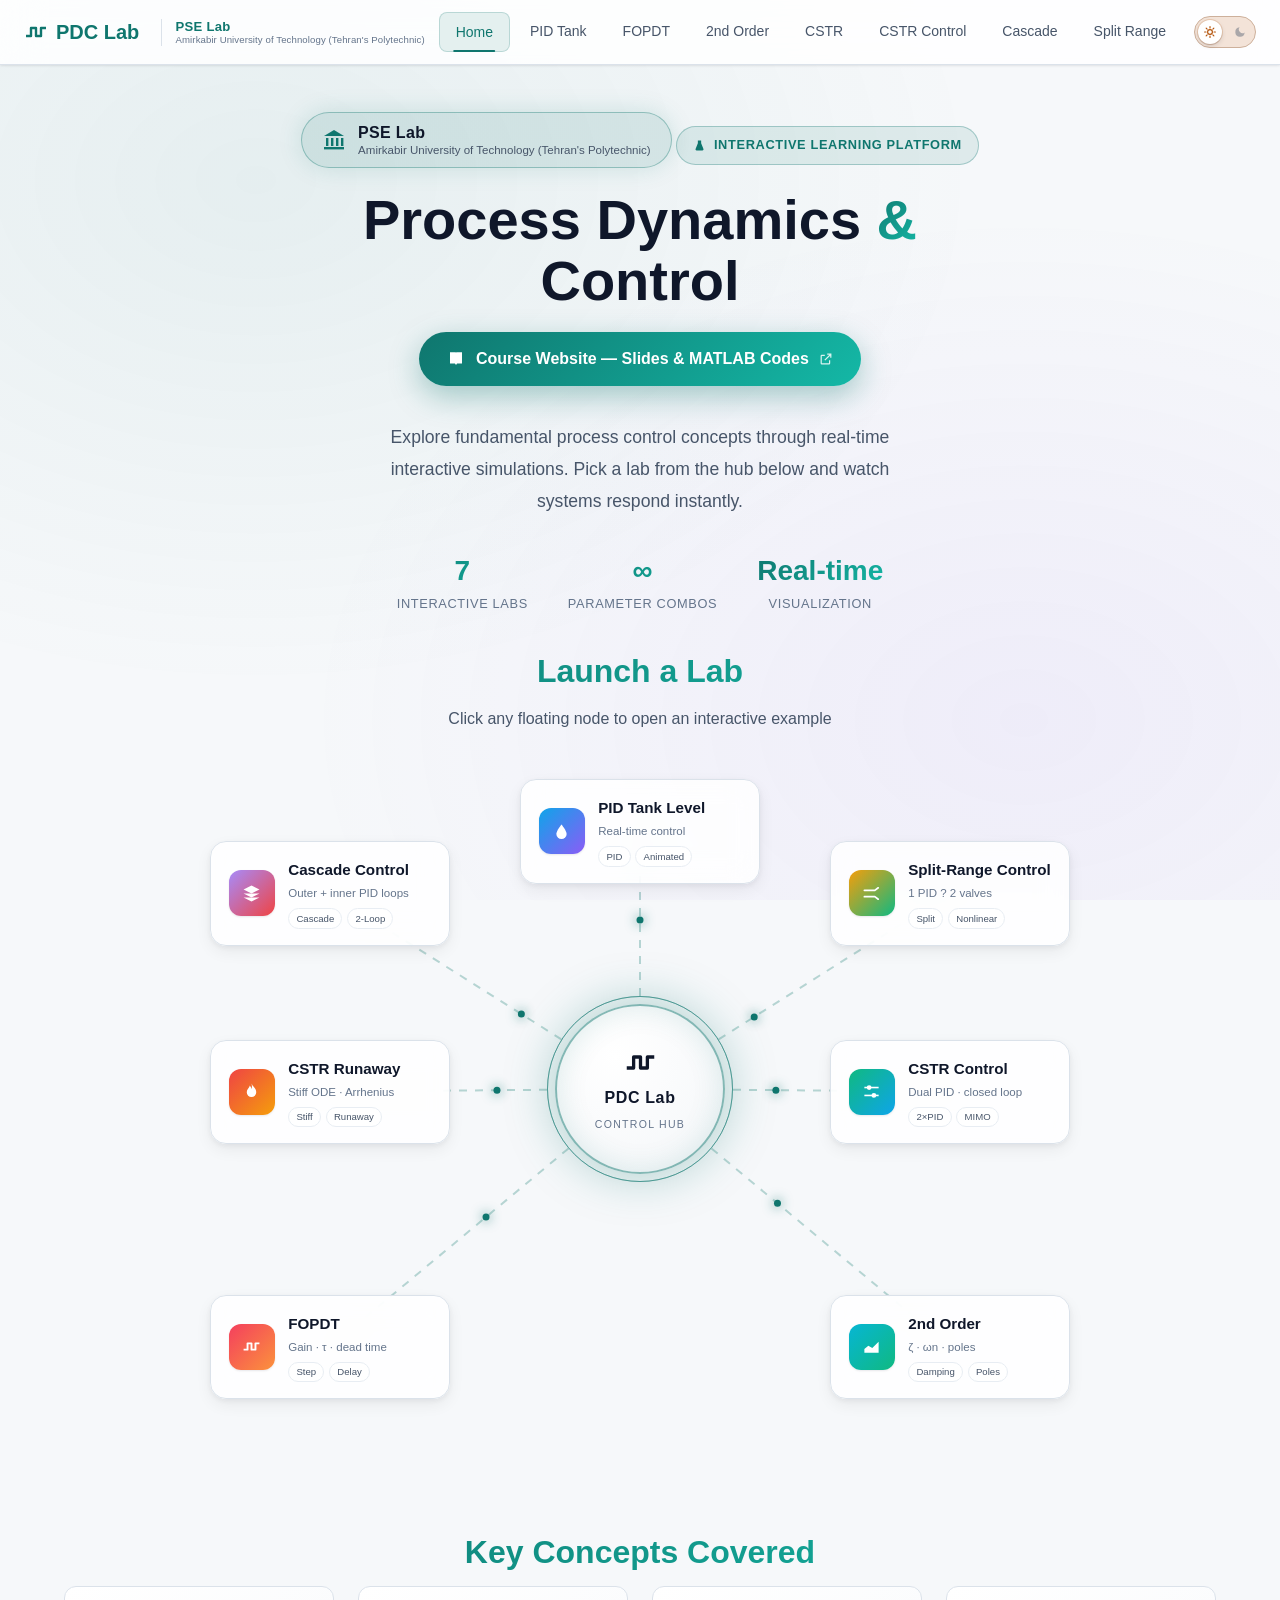
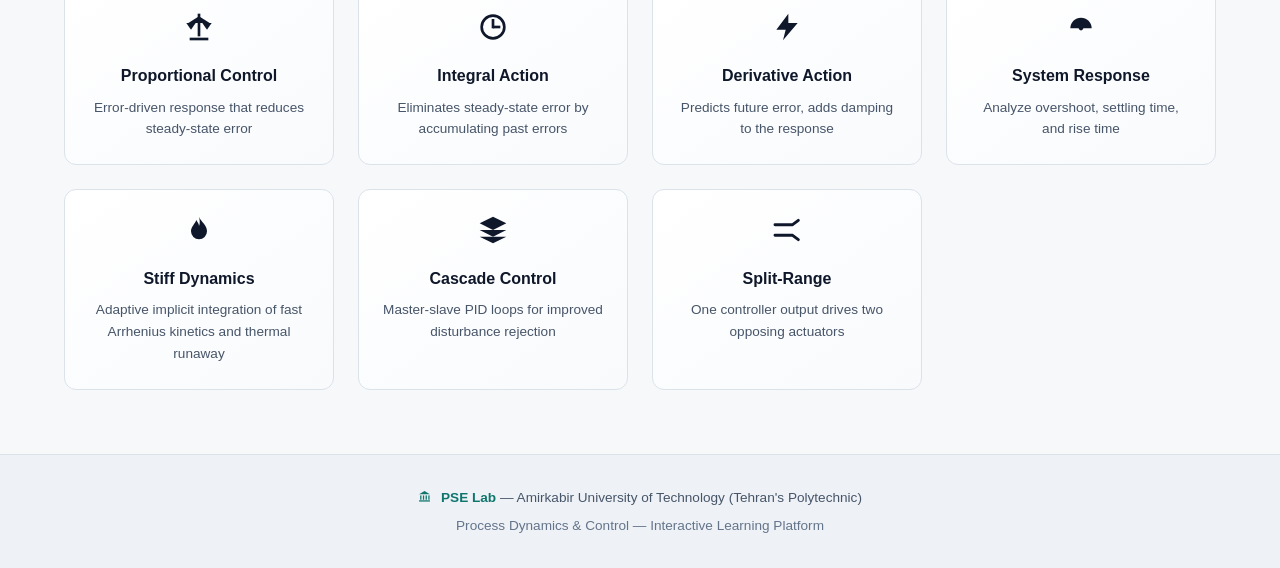
<file: index.html>
<!DOCTYPE html>
<html lang="en" data-theme="light">
<head>
    <meta charset="UTF-8">
    <meta name="viewport" content="width=device-width, initial-scale=1.0">
    <title>Process Dynamics & Control — PDC Lab</title>
    <link rel="stylesheet" href="styles.css">
    <script src="js/icons.js"></script>
    <script src="js/theme.js"></script>
</head>
<body>
    <nav class="navbar">
        <a href="index.html" class="nav-brand">
            <i class="fas fa-wave-square"></i>
            <span>PDC Lab</span>
        </a>
        <div class="nav-institution">
            <span class="ni-lab">PSE Lab</span>
            <span class="ni-school">Amirkabir University of Technology (Tehran's Polytechnic)</span>
        </div>
        <button class="mobile-menu-btn" id="mobile-menu-btn" aria-label="Toggle menu">
            <i class="fas fa-bars"></i>
        </button>
        <div class="nav-links" id="nav-links">
            <a href="index.html" class="active">Home</a>
            <a href="pid-tank.html">PID Tank</a>
            <a href="fopdt.html">FOPDT</a>
            <a href="second-order.html">2nd Order</a>
            <a href="cstr-runaway.html">CSTR</a>
            <a href="cstr-control.html">CSTR Control</a>
            <a href="cascade-control.html">Cascade</a>
            <a href="split-range-control.html">Split Range</a>
        </div>
        <button class="theme-toggle" id="theme-toggle" type="button"
                role="switch" aria-checked="false"
                aria-label="Switch to dark theme" title="Switch to dark theme">
            <i class="fas fa-moon icon-moon" aria-hidden="true"></i>
            <i class="fas fa-sun icon-sun" aria-hidden="true"></i>
        </button>
    </nav>

    <!-- Centered hero header -->
    <section class="hero">
        <div class="hero-content">
            <div class="institution-badge">
                <i class="fas fa-university"></i>
                <div class="inst-text">
                    <span class="inst-lab">PSE Lab</span>
                    <span class="inst-school">Amirkabir University of Technology (Tehran's Polytechnic)</span>
                </div>
            </div>
            <div class="hero-badge">
                <i class="fas fa-flask"></i>
                Interactive Learning Platform
            </div>
            <h1>Process Dynamics <span class="gradient-text">&</span> Control</h1>
            <a class="course-cta" href="https://chemeng.aut.ac.ir/content/9277/Process-Dynamics-and-Control" target="_blank" rel="noopener">
                <i class="fas fa-book cta-icon"></i>
                <span>Course Website — Slides &amp; MATLAB Codes</span>
                <i class="fas fa-external-link-alt cta-ext"></i>
            </a>
            <p class="hero-subtitle">Explore fundamental process control concepts through real-time interactive simulations. Pick a lab from the hub below and watch systems respond instantly.</p>
            <div class="hero-stats">
                <div class="stat">
                    <span class="stat-number">7</span>
                    <span class="stat-label">Interactive Labs</span>
                </div>
                <div class="stat">
                    <span class="stat-number">∞</span>
                    <span class="stat-label">Parameter Combos</span>
                </div>
                <div class="stat">
                    <span class="stat-number">Real-time</span>
                    <span class="stat-label">Visualization</span>
                </div>
            </div>
        </div>
    </section>

    <!-- Central interactive hub -->
    <section class="hub-section">
        <h2 class="section-title">Launch a Lab</h2>
        <p class="section-subtitle">Click any floating node to open an interactive example</p>

        <div class="hub" id="hub">
            <svg class="hub-lines" id="hub-lines" xmlns="http://www.w3.org/2000/svg" aria-hidden="true"></svg>

            <!-- Central core -->
            <div class="hub-core">
                <i class="fas fa-wave-square"></i>
                <span>PDC Lab</span>
                <small>Control Hub</small>
            </div>

            <!-- Node: PID Tank -->
            <div class="node-wrap node-pid">
                <a href="pid-tank.html" class="hub-node">
                    <div class="hub-node-icon" style="background: linear-gradient(135deg, #0ea5e9, #8b5cf6);">
                        <i class="fas fa-water"></i>
                    </div>
                    <div class="hub-node-body">
                        <h3>PID Tank Level</h3>
                        <p>Real-time control</p>
                        <div class="node-tags">
                            <span>PID</span><span>Animated</span>
                        </div>
                    </div>
                </a>
            </div>

            <!-- Node: FOPDT -->
            <div class="node-wrap node-fopdt">
                <a href="fopdt.html" class="hub-node">
                    <div class="hub-node-icon" style="background: linear-gradient(135deg, #f43f5e, #fb923c);">
                        <i class="fas fa-wave-square"></i>
                    </div>
                    <div class="hub-node-body">
                        <h3>FOPDT</h3>
                        <p>Gain · τ · dead time</p>
                        <div class="node-tags">
                            <span>Step</span><span>Delay</span>
                        </div>
                    </div>
                </a>
            </div>

            <!-- Node: Second Order -->
            <div class="node-wrap node-second">
                <a href="second-order.html" class="hub-node">
                    <div class="hub-node-icon" style="background: linear-gradient(135deg, #06b6d4, #10b981);">
                        <i class="fas fa-chart-area"></i>
                    </div>
                    <div class="hub-node-body">
                        <h3>2nd Order</h3>
                        <p>ζ · ωn · poles</p>
                        <div class="node-tags">
                            <span>Damping</span><span>Poles</span>
                        </div>
                    </div>
                </a>
            </div>

            <!-- Node: CSTR Runaway -->
            <div class="node-wrap node-cstr">
                <a href="cstr-runaway.html" class="hub-node">
                    <div class="hub-node-icon" style="background: linear-gradient(135deg, #ef4444, #f59e0b);">
                        <i class="fas fa-fire"></i>
                    </div>
                    <div class="hub-node-body">
                        <h3>CSTR Runaway</h3>
                        <p>Stiff ODE · Arrhenius</p>
                        <div class="node-tags">
                            <span>Stiff</span><span>Runaway</span>
                        </div>
                    </div>
                </a>
            </div>

            <!-- Node: CSTR Closed Loop -->
            <div class="node-wrap node-cstrctl">
                <a href="cstr-control.html" class="hub-node">
                    <div class="hub-node-icon" style="background: linear-gradient(135deg, #10b981, #0ea5e9);">
                        <i class="fas fa-sliders-h"></i>
                    </div>
                    <div class="hub-node-body">
                        <h3>CSTR Control</h3>
                        <p>Dual PID · closed loop</p>
                        <div class="node-tags">
                            <span>2×PID</span><span>MIMO</span>
                        </div>
                    </div>
                </a>
            </div>

            <!-- Node: Cascade Control -->
            <div class="node-wrap node-cascade">
                <a href="cascade-control.html" class="hub-node">
                    <div class="hub-node-icon" style="background: linear-gradient(135deg, #a78bfa, #ef4444);">
                        <i class="fas fa-layer-group"></i>
                    </div>
                    <div class="hub-node-body">
                        <h3>Cascade Control</h3>
                        <p>Outer + inner PID loops</p>
                        <div class="node-tags">
                            <span>Cascade</span><span>2-Loop</span>
                        </div>
                    </div>
                </a>
            </div>

            <!-- Node: Split-Range Control -->
            <div class="node-wrap node-split">
                <a href="split-range-control.html" class="hub-node">
                    <div class="hub-node-icon" style="background: linear-gradient(135deg, #f59e0b, #10b981);">
                        <i class="fas fa-random"></i>
                    </div>
                    <div class="hub-node-body">
                        <h3>Split-Range Control</h3>
                        <p>1 PID ? 2 valves</p>
                        <div class="node-tags">
                            <span>Split</span><span>Nonlinear</span>
                        </div>
                    </div>
                </a>
            </div>
        </div>
    </section>

    <section class="concepts-section">
        <h2 class="section-title">Key Concepts Covered</h2>
        <div class="concepts-grid">
            <div class="concept-item">
                <i class="fas fa-balance-scale"></i>
                <h4>Proportional Control</h4>
                <p>Error-driven response that reduces steady-state error</p>
            </div>
            <div class="concept-item">
                <i class="fas fa-clock"></i>
                <h4>Integral Action</h4>
                <p>Eliminates steady-state error by accumulating past errors</p>
            </div>
            <div class="concept-item">
                <i class="fas fa-bolt"></i>
                <h4>Derivative Action</h4>
                <p>Predicts future error, adds damping to the response</p>
            </div>
            <div class="concept-item">
                <i class="fas fa-tachometer-alt"></i>
                <h4>System Response</h4>
                <p>Analyze overshoot, settling time, and rise time</p>
            </div>
            <div class="concept-item">
                <i class="fas fa-fire"></i>
                <h4>Stiff Dynamics</h4>
                <p>Adaptive implicit integration of fast Arrhenius kinetics and thermal runaway</p>
            </div>
            <div class="concept-item">
                <i class="fas fa-layer-group"></i>
                <h4>Cascade Control</h4>
                <p>Master-slave PID loops for improved disturbance rejection</p>
            </div>
            <div class="concept-item">
                <i class="fas fa-random"></i>
                <h4>Split-Range</h4>
                <p>One controller output drives two opposing actuators</p>
            </div>
        </div>
    </section>

    <footer class="footer">
        <p class="footer-inst"><i class="fas fa-university"></i> <strong>PSE Lab</strong> — Amirkabir University of Technology (Tehran's Polytechnic)</p>
        <p>Process Dynamics & Control — Interactive Learning Platform</p>
    </footer>

    <script>
        // Mobile menu toggle
        const menuBtn = document.getElementById('mobile-menu-btn');
        const navLinks = document.getElementById('nav-links');
        menuBtn.addEventListener('click', function() {
            navLinks.classList.toggle('open');
            const icon = this.querySelector('i');
            icon.classList.toggle('fa-bars');
            icon.classList.toggle('fa-times');
        });
        document.querySelectorAll('.nav-links a').forEach(link => {
            link.addEventListener('click', () => {
                navLinks.classList.remove('open');
                const icon = menuBtn.querySelector('i');
                icon.classList.add('fa-bars');
                icon.classList.remove('fa-times');
            });
        });

        // Draw the hub constellation lines (responsive, pixel-accurate)
        function drawHubLines() {
            const hub = document.getElementById('hub');
            const svg = document.getElementById('hub-lines');
            const core = hub.querySelector('.hub-core');
            if (!hub || !svg || !core) return;

            const hr = hub.getBoundingClientRect();
            svg.setAttribute('viewBox', `0 0 ${hr.width} ${hr.height}`);
            svg.setAttribute('width', hr.width);
            svg.setAttribute('height', hr.height);

            const cr = core.getBoundingClientRect();
            const cx = cr.left - hr.left + cr.width / 2;
            const cy = cr.top - hr.top + cr.height / 2;
            const radius = cr.width / 2 + 8;

            let markup = '';
            let i = 0;
            hub.querySelectorAll('.hub-node').forEach(node => {
                const nr = node.getBoundingClientRect();
                const nx = nr.left - hr.left + nr.width / 2;
                const ny = nr.top - hr.top + nr.height / 2;

                // Shorten the start so the line begins at the core edge
                const dx = nx - cx, dy = ny - cy;
                const len = Math.hypot(dx, dy) || 1;
                const sx = cx + (dx / len) * radius;
                const sy = cy + (dy / len) * radius;

                markup += `<line x1="${sx}" y1="${sy}" x2="${nx}" y2="${ny}" />`;
                markup += `<circle class="flow-dot" r="3.5">` +
                          `<animateMotion dur="${3 + i}s" repeatCount="indefinite" ` +
                          `path="M${sx},${sy} L${nx},${ny}" /></circle>`;
                i++;
            });
            svg.innerHTML = markup;
        }

        window.addEventListener('load', drawHubLines);
        window.addEventListener('resize', drawHubLines);
        document.addEventListener('DOMContentLoaded', drawHubLines);
    </script>
</body>
</html>
</file>
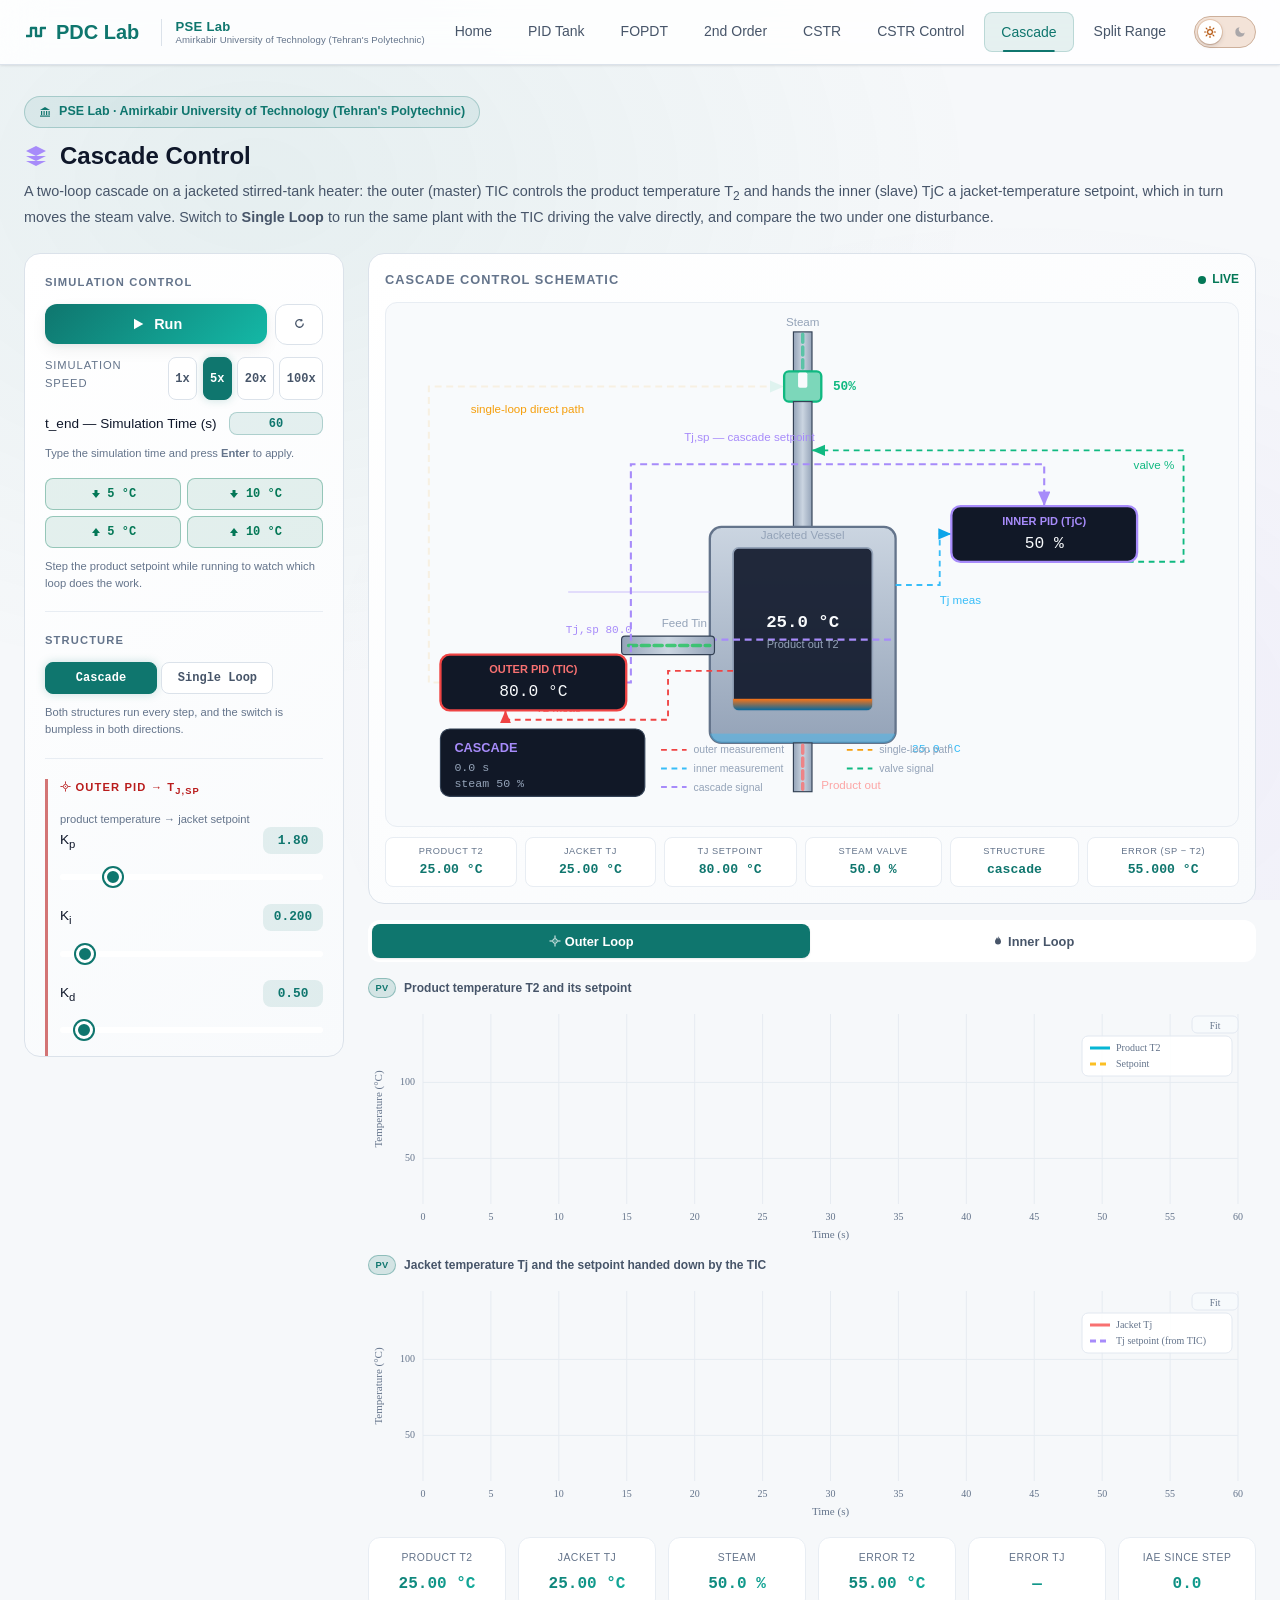
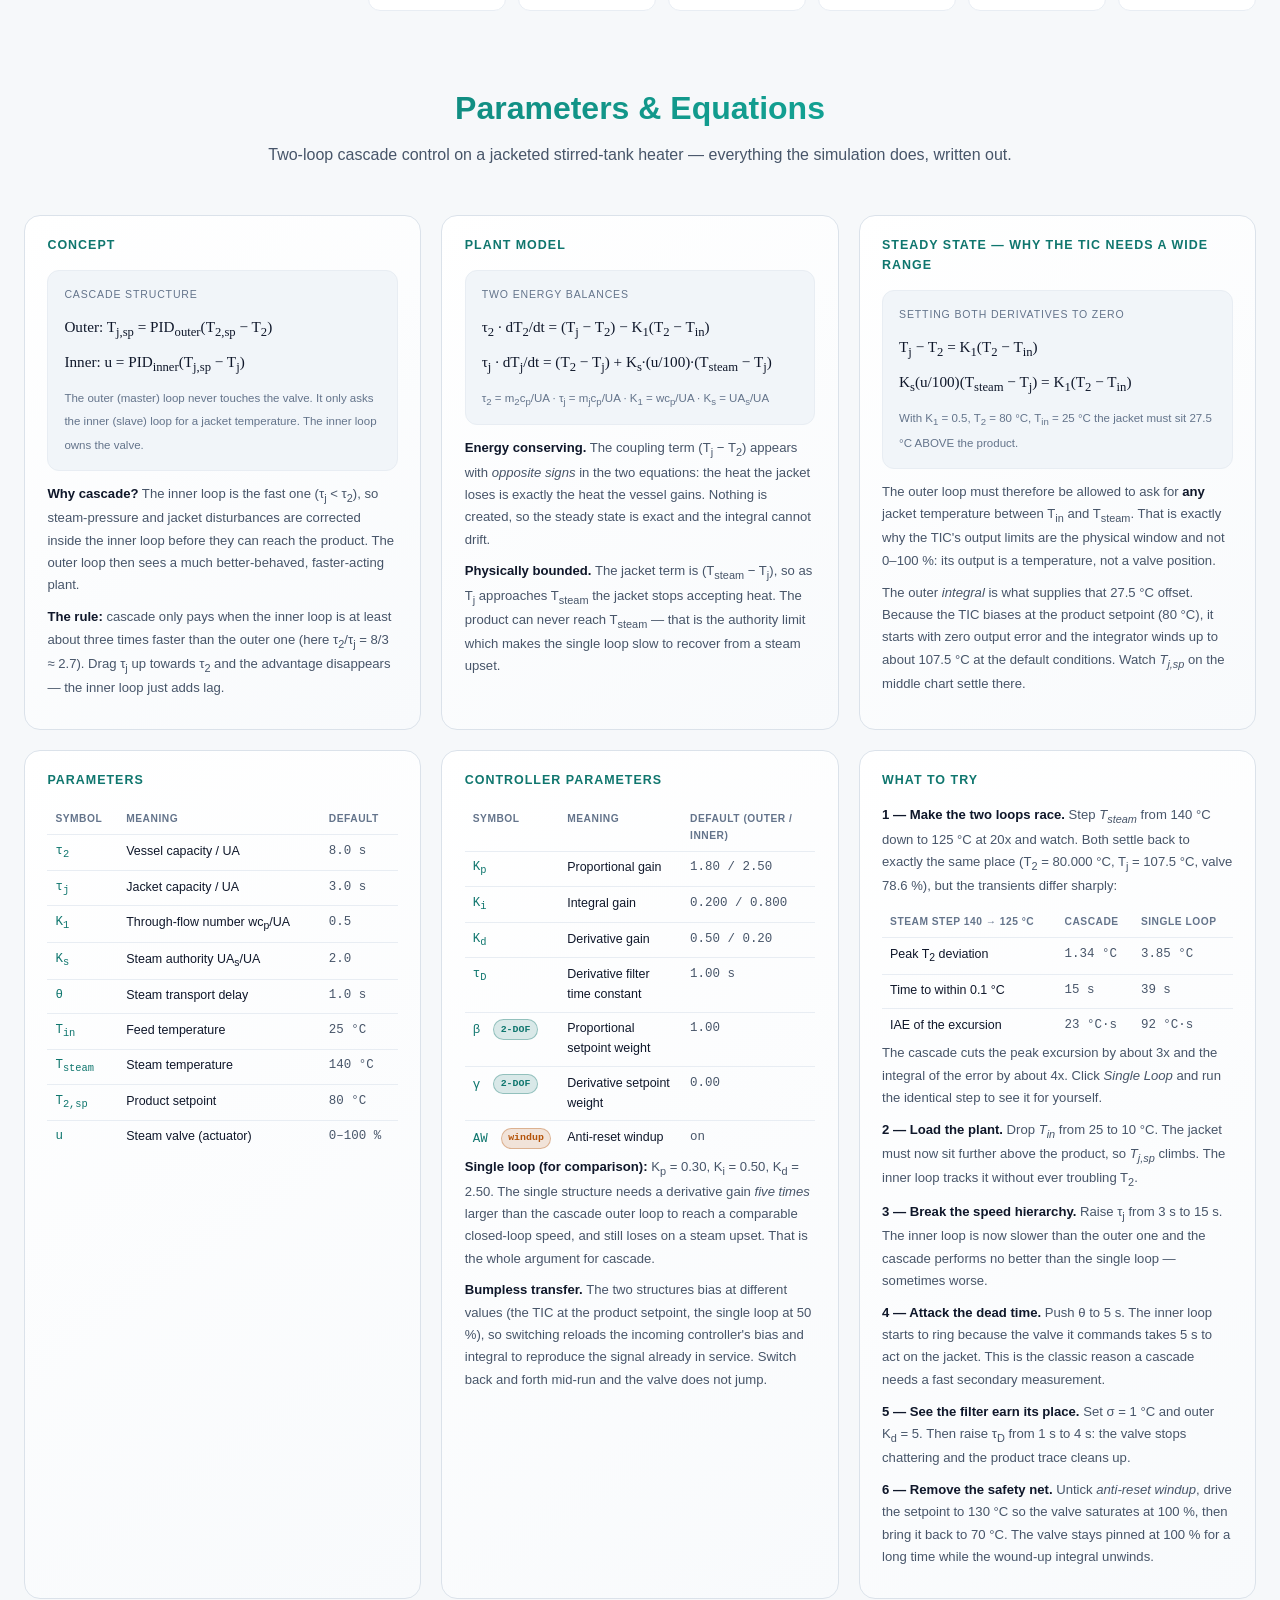
<file: cascade-control.html>
﻿<!DOCTYPE html>
<html lang="en" data-theme="light">
<head>
    <meta charset="UTF-8">
    <meta name="viewport" content="width=device-width, initial-scale=1.0">
    <title>Cascade Control — PDC Lab</title>
    <link rel="stylesheet" href="styles.css">
    <script src="js/icons.js"></script>
    <script src="js/theme.js"></script>
    <script src="js/chart.js"></script>
</head>
<body>
    <nav class="navbar">
        <a href="index.html" class="nav-brand">
            <i class="fas fa-wave-square"></i>
            <span>PDC Lab</span>
        </a>
        <div class="nav-institution">
            <span class="ni-lab">PSE Lab</span>
            <span class="ni-school">Amirkabir University of Technology (Tehran's Polytechnic)</span>
        </div>
        <button class="mobile-menu-btn" id="mobile-menu-btn" aria-label="Toggle menu">
            <i class="fas fa-bars"></i>
        </button>
        <div class="nav-links" id="nav-links">
            <a href="index.html">Home</a>
            <a href="pid-tank.html">PID Tank</a>
            <a href="fopdt.html">FOPDT</a>
            <a href="second-order.html">2nd Order</a>
            <a href="cstr-runaway.html">CSTR</a>
            <a href="cstr-control.html">CSTR Control</a>
            <a href="cascade-control.html" class="active">Cascade</a>
            <a href="split-range-control.html">Split Range</a>
        </div>
        <!-- nav-fixed -->
        <button class="theme-toggle" id="theme-toggle" type="button"
                role="switch" aria-checked="false"
                aria-label="Switch to dark theme" title="Switch to dark theme">
            <i class="fas fa-moon icon-moon" aria-hidden="true"></i>
            <i class="fas fa-sun icon-sun" aria-hidden="true"></i>
        </button>
    </nav>

    <div class="example-page">
        <div class="page-header">
            <div class="page-institution"><i class="fas fa-university"></i> PSE Lab · Amirkabir University of Technology (Tehran's Polytechnic)</div>
            <h1><i class="fas fa-layer-group" style="color:#a78bfa;"></i> Cascade Control</h1>
            <p>A two-loop cascade on a jacketed stirred-tank heater: the outer (master) TIC controls the product temperature T<sub>2</sub> and hands the inner (slave) TjC a jacket-temperature setpoint, which in turn moves the steam valve. Switch to <strong>Single Loop</strong> to run the same plant with the TIC driving the valve directly, and compare the two under one disturbance.</p>
        </div>

        <div class="page-layout">
            <!-- ================= Control panel ================= -->
            <div class="control-panel">
                <div class="panel-section">
                    <h3>Simulation Control</h3>
                    <div class="sim-controls">
                        <button class="run-pause-btn" id="run-pause-btn">
                            <i class="fas fa-play" id="run-pause-icon"></i>
                            <span id="run-pause-text">Run</span>
                        </button>
                        <button class="reset-btn" id="reset-btn" title="Reset simulation">
                            <i class="fas fa-redo-alt"></i>
                        </button>
                    </div>
                    <div class="speed-controls">
                        <label>Simulation Speed</label>
                        <button class="speed-btn" data-speed="1">1x</button>
                        <button class="speed-btn active" data-speed="5">5x</button>
                        <button class="speed-btn" data-speed="20">20x</button>
                        <button class="speed-btn" data-speed="100">100x</button>
                    </div>
                    <div class="slider-group" style="margin-top:0.75rem;">
                        <div class="slider-header">
                            <span class="slider-label">t_end — Simulation Time (s)</span>
                            <input type="number" id="tend" class="num-input" min="10" max="5000" step="10" value="60" inputmode="decimal">
                        </div>
                        <p class="hint">Type the simulation time and press <strong>Enter</strong> to apply.</p>
                    </div>
                    <div class="step-buttons">
                        <button class="step-btn" data-step="-5"><i class="fas fa-arrow-down"></i> 5 °C</button>
                        <button class="step-btn" data-step="-10"><i class="fas fa-arrow-down"></i> 10 °C</button>
                        <button class="step-btn" data-step="5"><i class="fas fa-arrow-up"></i> 5 °C</button>
                        <button class="step-btn" data-step="10"><i class="fas fa-arrow-up"></i> 10 °C</button>
                    </div>
                    <p class="hint">Step the product setpoint while running to watch which loop does the work.</p>
                </div>

                <!-- Structure selector -->
                <div class="panel-section">
                    <h3>Structure</h3>
                    <div class="mode-selector">
                        <button class="mode-btn active" data-mode="cascade">Cascade</button>
                        <button class="mode-btn" data-mode="single">Single Loop</button>
                    </div>
                    <p class="hint">Both structures run every step, and the switch is bumpless in both directions.</p>
                </div>

                <!-- Outer loop -->
                <div class="panel-section pid-temp-section" id="outer-panel">
                    <h3><i class="fas fa-crosshairs"></i> Outer PID &rarr; T<sub>j,sp</sub></h3>
                    <p class="hint" id="outer-sub">product temperature → jacket setpoint</p>
                    <div class="slider-group"><div class="slider-header"><span class="slider-label">K<sub>p</sub></span><span class="slider-value" id="out-kp-val">1.80</span></div><input type="range" id="out-kp" min="0" max="10" step="0.05" value="1.8"></div>
                    <div class="slider-group"><div class="slider-header"><span class="slider-label">K<sub>i</sub></span><span class="slider-value" id="out-ki-val">0.200</span></div><input type="range" id="out-ki" min="0" max="3" step="0.005" value="0.2"></div>
                    <div class="slider-group"><div class="slider-header"><span class="slider-label">K<sub>d</sub></span><span class="slider-value" id="out-kd-val">0.50</span></div><input type="range" id="out-kd" min="0" max="8" step="0.05" value="0.5"></div>
                    <div class="slider-group"><div class="slider-header"><span class="slider-label">T<sub>2</sub> Setpoint (°C)</span><span class="slider-value" id="sp-val">80.0</span></div><input type="range" id="setpoint" min="35" max="130" step="0.5" value="80"></div>
                    <div class="slider-group"><div class="slider-header"><span class="slider-label">β — proportional weight <span class="badge-eq two-dof">2-DOF</span></span><span class="slider-value" id="o-beta-val">1.00</span></div><input type="range" id="o-beta" min="0" max="1" step="0.05" value="1"></div>
                    <div class="slider-group"><div class="slider-header"><span class="slider-label">γ — derivative weight <span class="badge-eq two-dof">2-DOF</span></span><span class="slider-value" id="o-gamma-val">0.00</span></div><input type="range" id="o-gamma" min="0" max="1" step="0.05" value="0"></div>
                </div>

                <!-- Inner loop -->
                <div class="panel-section pid-conc-section" id="inner-panel">
                    <h3><i class="fas fa-fire-alt"></i> Inner PID &rarr; Steam Valve</h3>
                    <p class="hint">jacket temperature → steam valve (%)</p>
                    <div class="slider-group"><div class="slider-header"><span class="slider-label">K<sub>p</sub></span><span class="slider-value" id="inn-kp-val">2.50</span></div><input type="range" id="inn-kp" min="0" max="12" step="0.05" value="2.5"></div>
                    <div class="slider-group"><div class="slider-header"><span class="slider-label">K<sub>i</sub></span><span class="slider-value" id="inn-ki-val">0.800</span></div><input type="range" id="inn-ki" min="0" max="5" step="0.01" value="0.8"></div>
                    <div class="slider-group"><div class="slider-header"><span class="slider-label">K<sub>d</sub></span><span class="slider-value" id="inn-kd-val">0.20</span></div><input type="range" id="inn-kd" min="0" max="5" step="0.05" value="0.2"></div>
                </div>

                <!-- Plant -->
                <div class="panel-section">
                    <h3>Jacketed Vessel &amp; Steam</h3>
                    <div class="slider-group"><div class="slider-header"><span class="slider-label">τ<sub>2</sub> — vessel time constant (s)</span><span class="slider-value" id="tau2-val">8.0</span></div><input type="range" id="tau2" min="1" max="30" step="0.5" value="8"></div>
                    <div class="slider-group"><div class="slider-header"><span class="slider-label">τ<sub>j</sub> — jacket time constant (s)</span><span class="slider-value" id="tauj-val">3.0</span></div><input type="range" id="tauj" min="0.5" max="20" step="0.5" value="3"></div>
                    <div class="slider-group"><div class="slider-header"><span class="slider-label">K<sub>s</sub> — steam authority</span><span class="slider-value" id="ks-val">2.00</span></div><input type="range" id="ks" min="0.2" max="6" step="0.05" value="2"></div>
                    <div class="slider-group"><div class="slider-header"><span class="slider-label">θ — transport delay (s)</span><span class="slider-value" id="theta-val">1.0</span></div><input type="range" id="theta" min="0" max="8" step="0.1" value="1"></div>
                    <div class="slider-group"><div class="slider-header"><span class="slider-label">T<sub>steam</sub> (°C) — disturbance</span><span class="slider-value" id="tsteam-val">140</span></div><input type="range" id="tsteam" min="90" max="180" step="1" value="140"></div>
                    <div class="slider-group"><div class="slider-header"><span class="slider-label">T<sub>in</sub> (°C) — feed disturbance</span><span class="slider-value" id="tin-val">25</span></div><input type="range" id="tin" min="5" max="70" step="1" value="25"></div>
                </div>

                <!-- Controller options -->
                <div class="panel-section">
                    <h3>Controller Options</h3>
                    <div class="slider-group"><div class="slider-header"><span class="slider-label">τ<sub>D</sub> — derivative filter (s)</span><span class="slider-value" id="tau-d-val">1.00</span></div><input type="range" id="tau-d" min="0" max="8" step="0.1" value="1"></div>
                    <div class="slider-group"><div class="slider-header"><span class="slider-label">σ — PV sensor noise (°C)</span><span class="slider-value" id="noise-val">0.00</span></div><input type="range" id="noise" min="0" max="3" step="0.05" value="0"></div>
                    <label class="checkbox-label"><input type="checkbox" id="antiwindup" checked> Anti-reset windup (back-calculation)</label>
                    <p class="hint">Set σ = 1 °C and raise the outer K<sub>d</sub> to see why the filter exists.</p>
                </div>

                <!-- Presets -->
                <div class="panel-section">
                    <h3>Presets</h3>
                    <div class="preset-buttons">
                        <button class="preset-btn active" data-preset="cascadeTuned">Cascade (tuned)</button>
                        <button class="preset-btn" data-preset="cascadeSlow">Cascade (slow)</button>
                        <button class="preset-btn" data-preset="cascadeFast">Cascade (fast)</button>
                        <button class="preset-btn" data-preset="singleTuned">Single loop</button>
                    </div>
                </div>
            </div>


            <!-- ================= Schematic + charts ================= -->
            <div>
                <div class="tank-schematic-container">
                    <div class="tank-schematic-header">
                        <h3>Cascade Control Schematic</h3>
                        <div class="live-indicator"><span class="live-dot"></span><span>LIVE</span></div>
                    </div>
                    <div class="tank-svg-wrapper">
                        <svg id="cascade-svg" viewBox="0 0 720 430" xmlns="http://www.w3.org/2000/svg" role="img" aria-label="Cascade control schematic of a jacketed stirred tank heater">
                            <defs>
                                <linearGradient id="cascJacketGrad" x1="0%" y1="0%" x2="0%" y2="100%">
                                    <stop offset="0%" style="stop-color:var(--jacket-1)"/>
                                    <stop offset="100%" style="stop-color:var(--jacket-2)"/>
                                </linearGradient>
                                <linearGradient id="cascMetalGrad" x1="0%" y1="0%" x2="100%" y2="0%">
                                    <stop offset="0%" style="stop-color:var(--metal-1)"/>
                                    <stop offset="50%" style="stop-color:var(--metal-2)"/>
                                    <stop offset="100%" style="stop-color:var(--metal-1)"/>
                                </linearGradient>
                                <linearGradient id="cascProductGrad" x1="0%" y1="0%" x2="0%" y2="100%">
                                    <stop offset="0%" stop-color="#f97316"/>
                                    <stop offset="100%" stop-color="#0369a1"/>
                                </linearGradient>
                                <clipPath id="cascProductClip"><rect x="292" y="204" width="120" height="140" rx="5"/></clipPath>
                                <clipPath id="cascJacketClip"><rect x="272" y="186" width="160" height="186" rx="10"/></clipPath>
                                <marker id="cascArrRed" markerWidth="9" markerHeight="9" refX="7" refY="3" orient="auto"><path d="M0,0 L7,3 L0,6 Z" fill="#ef4444"/></marker>
                                <marker id="cascArrViolet" markerWidth="9" markerHeight="9" refX="7" refY="3" orient="auto"><path d="M0,0 L7,3 L0,6 Z" fill="#a78bfa"/></marker>
                                <marker id="cascArrGreen" markerWidth="9" markerHeight="9" refX="7" refY="3" orient="auto"><path d="M0,0 L7,3 L0,6 Z" fill="#10b981"/></marker>
                                <marker id="cascArrCyan" markerWidth="9" markerHeight="9" refX="7" refY="3" orient="auto"><path d="M0,0 L7,3 L0,6 Z" fill="#0ea5e9"/></marker>
                            </defs>

                            <!-- ---------- Steam supply, valve and jacket ---------- -->
                            <rect x="344" y="18" width="16" height="34" fill="url(#cascMetalGrad)" stroke="#334155" stroke-width="1"/>
                            <line id="casc-steam-flow" x1="352" y1="20" x2="352" y2="52" stroke="#10b981" stroke-width="3" stroke-dasharray="7 4" class="flow-line" opacity="0.8"/>
                            <text x="352" y="13" fill="#94a3b8" font-size="10" font-family="Inter, sans-serif" text-anchor="middle">Steam</text>

                            <rect id="casc-valve-body" x="336" y="52" width="32" height="26" rx="4" fill="#10b981" opacity="0.6"/>
                            <rect x="336" y="52" width="32" height="26" rx="4" fill="none" stroke="#10b981" stroke-width="2"/>
                            <rect id="casc-valve-stem" x="348" y="66" width="8" height="8" rx="1.5" fill="#f8fafc" pointer-events="none"/>
                            <text id="casc-valve-label" x="378" y="68" fill="#10b981" font-size="11" font-family="JetBrains Mono, monospace" font-weight="600">50%</text>

                            <rect x="344" y="78" width="16" height="108" fill="url(#cascMetalGrad)" stroke="#334155" stroke-width="1"/>

                            <!-- ---------- Jacketed vessel ---------- -->
                            <rect x="272" y="186" width="160" height="186" rx="10" fill="url(#cascJacketGrad)" stroke="#64748b" stroke-width="2"/>
                            <g clip-path="url(#cascJacketClip)">
                                <rect id="casc-jacket-fill" x="272" y="300" width="160" height="72" fill="#38bdf8" opacity="0.42"/>
                            </g>

                            <rect x="292" y="204" width="120" height="140" rx="5" fill="rgba(15,23,42,0.9)" stroke="#94a3b8" stroke-width="1.5"/>
                            <g clip-path="url(#cascProductClip)">
                                <rect id="casc-product-fill" x="292" y="284" width="120" height="60" fill="url(#cascProductGrad)"/>
                            </g>

                            <line x1="150" y1="242" x2="272" y2="242" stroke="#a78bfa" stroke-width="1" opacity="0.55"/>
                            <line id="casc-tjsp-line" x1="272" y1="242" x2="432" y2="242" stroke="#a78bfa" stroke-width="2" stroke-dasharray="6 4"/>
                            <text id="casc-tjsp-label" x="148" y="234" fill="#a78bfa" font-size="9.5" font-family="JetBrains Mono, monospace" text-anchor="start">Tj,sp 80.0</text>

                            <text x="352" y="196" fill="#94a3b8" font-size="10" font-family="Inter, sans-serif" text-anchor="middle">Jacketed Vessel</text>
                            <text id="casc-t2-label" x="352" y="272" fill="#f8fafc" font-size="15" font-family="JetBrains Mono, monospace" text-anchor="middle" font-weight="700">25.0 °C</text>
                            <text x="352" y="290" fill="#94a3b8" font-size="9.5" font-family="Inter, sans-serif" text-anchor="middle">Product out T2</text>
                            <text id="casc-tj-label" x="446" y="380" fill="#38bdf8" font-size="10" font-family="JetBrains Mono, monospace">Jacket Tj 25.0 °C</text>

                            <rect x="344" y="372" width="16" height="42" fill="url(#cascMetalGrad)" stroke="#334155" stroke-width="1"/>
                            <line id="casc-product-flow" x1="352" y1="374" x2="352" y2="412" stroke="#f87171" stroke-width="3" stroke-dasharray="7 4" class="flow-line" opacity="0.8"/>
                            <text x="368" y="412" fill="#fca5a5" font-size="10" font-family="Inter, sans-serif">Product out</text>

                            <rect x="196" y="280" width="80" height="16" rx="3" fill="url(#cascMetalGrad)" stroke="#334155" stroke-width="1"/>
                            <line id="casc-feed-flow" x1="202" y1="288" x2="272" y2="288" stroke="#22c55e" stroke-width="3" stroke-dasharray="7 4" class="flow-line" opacity="0.8"/>
                            <text x="250" y="272" fill="#94a3b8" font-size="10" font-family="Inter, sans-serif" text-anchor="middle">Feed Tin</text>

                            <!-- ---------- Signal paths ---------- -->
                            <path d="M 292 310 L 236 310 L 236 352 L 96 352 L 96 344" fill="none" stroke="#ef4444" stroke-width="1.6" stroke-dasharray="5 4" marker-end="url(#cascArrRed)"/>
                            <text x="122" y="345" fill="#f87171" font-size="10" font-family="Inter, sans-serif">T2 meas</text>

                            <path d="M 432 236 L 470 236 L 470 192 L 480 192" fill="none" stroke="#38bdf8" stroke-width="1.6" stroke-dasharray="5 4" marker-end="url(#cascArrCyan)"/>
                            <text x="470" y="252" fill="#38bdf8" font-size="10" font-family="Inter, sans-serif">Tj meas</text>

                            <path id="casc-path-cascade" d="M 200 320 L 204 320 L 204 132 L 560 132 L 560 168" fill="none" stroke="#a78bfa" stroke-width="1.8" stroke-dasharray="6 4" marker-end="url(#cascArrViolet)"/>
                            <text x="250" y="112" fill="#a78bfa" font-size="10" font-family="Inter, sans-serif">Tj,sp — cascade setpoint</text>

                            <path d="M 560 216 L 680 216 L 680 120 L 360 120" fill="none" stroke="#10b981" stroke-width="1.6" stroke-dasharray="5 4" marker-end="url(#cascArrGreen)"/>
                            <text x="672" y="136" fill="#10b981" font-size="10" font-family="Inter, sans-serif" text-anchor="end">valve %</text>

                            <path id="casc-path-single" d="M 40 320 L 30 320 L 30 65 L 336 65" fill="none" stroke="#f59e0b" stroke-width="1.8" stroke-dasharray="6 4" opacity="0.10" marker-end="url(#cascArrGreen)"/>
                            <text x="66" y="88" fill="#f59e0b" font-size="10" font-family="Inter, sans-serif">single-loop direct path</text>

                            <!-- ---------- Controllers ---------- -->
                            <rect x="40" y="296" width="160" height="48" rx="8" fill="#111827" stroke="#ef4444" stroke-width="2"/>
                            <text x="120" y="312" fill="#f87171" font-size="9.5" font-family="Inter, sans-serif" text-anchor="middle" font-weight="700">OUTER PID (TIC)</text>
                            <text id="casc-outer-out" x="120" y="332" fill="#f8fafc" font-size="14" font-family="JetBrains Mono, monospace" text-anchor="middle">80.0 °C</text>

                            <rect x="480" y="168" width="160" height="48" rx="8" fill="#111827" stroke="#a78bfa" stroke-width="2"/>
                            <text x="560" y="184" fill="#a78bfa" font-size="9.5" font-family="Inter, sans-serif" text-anchor="middle" font-weight="700">INNER PID (TjC)</text>
                            <text id="casc-inner-out" x="560" y="204" fill="#f8fafc" font-size="14" font-family="JetBrains Mono, monospace" text-anchor="middle">50 %</text>

                            <!-- ---------- Status ---------- -->
                            <rect x="40" y="360" width="176" height="58" rx="8" fill="#111827" stroke="#334155" stroke-width="1"/>
                            <text id="casc-mode-label" x="52" y="380" fill="#a78bfa" font-size="11" font-family="Inter, sans-serif" font-weight="700">CASCADE</text>
                            <text id="casc-time-label" x="52" y="396" fill="#94a3b8" font-size="10" font-family="JetBrains Mono, monospace">0.0 s</text>
                            <text id="casc-u-label" x="52" y="410" fill="#94a3b8" font-size="10" font-family="JetBrains Mono, monospace">steam 50 %</text>

                            <!-- ---------- Legend ---------- -->
                            <line x1="230" y1="378" x2="252" y2="378" stroke="#ef4444" stroke-width="1.6" stroke-dasharray="5 4"/>
                            <text x="258" y="381" fill="#94a3b8" font-size="9" font-family="Inter, sans-serif">outer measurement</text>
                            <line x1="230" y1="394" x2="252" y2="394" stroke="#38bdf8" stroke-width="1.6" stroke-dasharray="5 4"/>
                            <text x="258" y="397" fill="#94a3b8" font-size="9" font-family="Inter, sans-serif">inner measurement</text>
                            <line x1="230" y1="410" x2="252" y2="410" stroke="#a78bfa" stroke-width="1.6" stroke-dasharray="5 4"/>
                            <text x="258" y="413" fill="#94a3b8" font-size="9" font-family="Inter, sans-serif">cascade signal</text>
                            <line x1="390" y1="378" x2="412" y2="378" stroke="#f59e0b" stroke-width="1.6" stroke-dasharray="5 4"/>
                            <text x="418" y="381" fill="#94a3b8" font-size="9" font-family="Inter, sans-serif">single-loop path</text>
                            <line x1="390" y1="394" x2="412" y2="394" stroke="#10b981" stroke-width="1.6" stroke-dasharray="5 4"/>
                            <text x="418" y="397" fill="#94a3b8" font-size="9" font-family="Inter, sans-serif">valve signal</text>
                        </svg>
                    </div>
                    <div class="readout-row">
                        <div class="readout-chip"><span class="rc-label">Product T2</span><span class="rc-value" id="ro-t2">25.00 °C</span></div>
                        <div class="readout-chip"><span class="rc-label">Jacket Tj</span><span class="rc-value" id="ro-tj">25.00 °C</span></div>
                        <div class="readout-chip"><span class="rc-label">Tj setpoint</span><span class="rc-value" id="ro-tjsp">80.00 °C</span></div>
                        <div class="readout-chip"><span class="rc-label">Steam valve</span><span class="rc-value" id="ro-u">50.0 %</span></div>
                        <div class="readout-chip"><span class="rc-label">Structure</span><span class="rc-value" id="ro-mode">cascade</span></div>
                        <div class="readout-chip"><span class="rc-label">Error (SP − T2)</span><span class="rc-value" id="ro-err">55.000 °C</span></div>
                    </div>
                </div>

                <div class="chart-tabs" id="chart-tabs">
                    <button class="chart-tab active" data-chart="outer"><i class="fas fa-crosshairs"></i> Outer Loop</button>
                    <button class="chart-tab" data-chart="inner"><i class="fas fa-fire-alt"></i> Inner Loop</button>
                </div>
                <div id="tab-outer">
                    <div class="chart-caption"><span class="tag-pv">PV</span> Product temperature T2 and its setpoint</div>
                    <div id="chart-t2" class="chart-plot stacked"></div>
                    <div class="chart-caption"><span class="tag-pv">PV</span> Jacket temperature Tj and the setpoint handed down by the TIC</div>
                    <div id="chart-tj" class="chart-plot stacked"></div>
                </div>
                <div id="tab-inner" style="display:none">
                    <div class="chart-caption"><span class="tag-mv">MV</span> Steam valve opening, against the steam temperature disturbance</div>
                    <div id="chart-u" class="chart-plot stacked"></div>
                </div>

                <div class="metrics-row">
                    <div class="metric-card"><div class="metric-label">Product T2</div><div class="metric-value" id="metric-t2">25.00 °C</div></div>
                    <div class="metric-card"><div class="metric-label">Jacket Tj</div><div class="metric-value" id="metric-tj">25.00 °C</div></div>
                    <div class="metric-card"><div class="metric-label">Steam</div><div class="metric-value" id="metric-u">50.0 %</div></div>
                    <div class="metric-card"><div class="metric-label">Error T2</div><div class="metric-value" id="metric-ep">55.00 °C</div></div>
                    <div class="metric-card"><div class="metric-label">Error Tj</div><div class="metric-value" id="metric-ej">—</div></div>
                    <div class="metric-card"><div class="metric-label">IAE since step</div><div class="metric-value" id="metric-iae">0.0</div></div>
                </div>
            </div>
        </div>


        <!-- ================= Documentation ================= -->
        <section class="docs-section">
            <h2 class="section-title">Parameters &amp; Equations</h2>
            <p class="section-subtitle">Two-loop cascade control on a jacketed stirred-tank heater — everything the simulation does, written out.</p>
            <div class="docs-grid">
                <div class="docs-card">
                    <h3>Concept</h3>
                    <div class="equation">
                        <span class="eq-label">Cascade structure</span>
                        Outer: T<sub>j,sp</sub> = PID<sub>outer</sub>(T<sub>2,sp</sub> − T<sub>2</sub>)<br>
                        Inner: u = PID<sub>inner</sub>(T<sub>j,sp</sub> − T<sub>j</sub>)
                        <span class="eq-note">The outer (master) loop never touches the valve. It only asks the inner (slave) loop for a jacket temperature. The inner loop owns the valve.</span>
                    </div>
                    <p><strong>Why cascade?</strong> The inner loop is the fast one (τ<sub>j</sub> &lt; τ<sub>2</sub>), so steam-pressure and jacket disturbances are corrected inside the inner loop before they can reach the product. The outer loop then sees a much better-behaved, faster-acting plant.</p>
                    <p><strong>The rule:</strong> cascade only pays when the inner loop is at least about three times faster than the outer one (here τ<sub>2</sub>/τ<sub>j</sub> = 8/3 ≈ 2.7). Drag τ<sub>j</sub> up towards τ<sub>2</sub> and the advantage disappears — the inner loop just adds lag.</p>
                </div>

                <div class="docs-card">
                    <h3>Plant Model</h3>
                    <div class="equation">
                        <span class="eq-label">Two energy balances</span>
                        τ<sub>2</sub> · dT<sub>2</sub>/dt = (T<sub>j</sub> − T<sub>2</sub>) − K<sub>1</sub>(T<sub>2</sub> − T<sub>in</sub>)<br>
                        τ<sub>j</sub> · dT<sub>j</sub>/dt = (T<sub>2</sub> − T<sub>j</sub>) + K<sub>s</sub>·(u/100)·(T<sub>steam</sub> − T<sub>j</sub>)
                        <span class="eq-note">τ<sub>2</sub> = m<sub>2</sub>c<sub>p</sub>/UA · τ<sub>j</sub> = m<sub>j</sub>c<sub>p</sub>/UA · K<sub>1</sub> = wc<sub>p</sub>/UA · K<sub>s</sub> = UA<sub>s</sub>/UA</span>
                    </div>
                    <p><strong>Energy conserving.</strong> The coupling term (T<sub>j</sub> − T<sub>2</sub>) appears with <em>opposite signs</em> in the two equations: the heat the jacket loses is exactly the heat the vessel gains. Nothing is created, so the steady state is exact and the integral cannot drift.</p>
                    <p><strong>Physically bounded.</strong> The jacket term is (T<sub>steam</sub> − T<sub>j</sub>), so as T<sub>j</sub> approaches T<sub>steam</sub> the jacket stops accepting heat. The product can never reach T<sub>steam</sub> — that is the authority limit which makes the single loop slow to recover from a steam upset.</p>
                </div>

                <div class="docs-card">
                    <h3>Steady State — Why the TIC Needs a Wide Range</h3>
                    <div class="equation">
                        <span class="eq-label">Setting both derivatives to zero</span>
                        T<sub>j</sub> − T<sub>2</sub> = K<sub>1</sub>(T<sub>2</sub> − T<sub>in</sub>)<br>
                        K<sub>s</sub>(u/100)(T<sub>steam</sub> − T<sub>j</sub>) = K<sub>1</sub>(T<sub>2</sub> − T<sub>in</sub>)
                        <span class="eq-note">With K<sub>1</sub> = 0.5, T<sub>2</sub> = 80 °C, T<sub>in</sub> = 25 °C the jacket must sit 27.5 °C ABOVE the product.</span>
                    </div>
                    <p>The outer loop must therefore be allowed to ask for <strong>any</strong> jacket temperature between T<sub>in</sub> and T<sub>steam</sub>. That is exactly why the TIC's output limits are the physical window and not 0–100 %: its output is a temperature, not a valve position.</p>
                    <p>The outer <em>integral</em> is what supplies that 27.5 °C offset. Because the TIC biases at the product setpoint (80 °C), it starts with zero output error and the integrator winds up to about 107.5 °C at the default conditions. Watch <em>T<sub>j,sp</sub></em> on the middle chart settle there.</p>
                </div>

                <div class="docs-card">
                    <h3>Parameters</h3>
                    <table class="param-table">
                        <tr><th>Symbol</th><th>Meaning</th><th>Default</th></tr>
                        <tr><td class="sym">τ<sub>2</sub></td><td>Vessel capacity / UA</td><td class="def">8.0 s</td></tr>
                        <tr><td class="sym">τ<sub>j</sub></td><td>Jacket capacity / UA</td><td class="def">3.0 s</td></tr>
                        <tr><td class="sym">K<sub>1</sub></td><td>Through-flow number wc<sub>p</sub>/UA</td><td class="def">0.5</td></tr>
                        <tr><td class="sym">K<sub>s</sub></td><td>Steam authority UA<sub>s</sub>/UA</td><td class="def">2.0</td></tr>
                        <tr><td class="sym">θ</td><td>Steam transport delay</td><td class="def">1.0 s</td></tr>
                        <tr><td class="sym">T<sub>in</sub></td><td>Feed temperature</td><td class="def">25 °C</td></tr>
                        <tr><td class="sym">T<sub>steam</sub></td><td>Steam temperature</td><td class="def">140 °C</td></tr>
                        <tr><td class="sym">T<sub>2,sp</sub></td><td>Product setpoint</td><td class="def">80 °C</td></tr>
                        <tr><td class="sym">u</td><td>Steam valve (actuator)</td><td class="def">0–100 %</td></tr>
                    </table>
                </div>

                <div class="docs-card">
                    <h3>Controller Parameters</h3>
                    <table class="param-table">
                        <tr><th>Symbol</th><th>Meaning</th><th>Default (Outer / Inner)</th></tr>
                        <tr><td class="sym">K<sub>p</sub></td><td>Proportional gain</td><td class="def">1.80 / 2.50</td></tr>
                        <tr><td class="sym">K<sub>i</sub></td><td>Integral gain</td><td class="def">0.200 / 0.800</td></tr>
                        <tr><td class="sym">K<sub>d</sub></td><td>Derivative gain</td><td class="def">0.50 / 0.20</td></tr>
                        <tr><td class="sym">τ<sub>D</sub></td><td>Derivative filter time constant</td><td class="def">1.00 s</td></tr>
                        <tr><td class="sym">β <span class="badge-eq two-dof">2-DOF</span></td><td>Proportional setpoint weight</td><td class="def">1.00</td></tr>
                        <tr><td class="sym">γ <span class="badge-eq two-dof">2-DOF</span></td><td>Derivative setpoint weight</td><td class="def">0.00</td></tr>
                        <tr><td class="sym">AW <span class="badge-eq windup">windup</span></td><td>Anti-reset windup</td><td class="def">on</td></tr>
                    </table>
                    <p><strong>Single loop (for comparison):</strong> K<sub>p</sub> = 0.30, K<sub>i</sub> = 0.50, K<sub>d</sub> = 2.50. The single structure needs a derivative gain <em>five times</em> larger than the cascade outer loop to reach a comparable closed-loop speed, and still loses on a steam upset. That is the whole argument for cascade.</p>
                    <p><strong>Bumpless transfer.</strong> The two structures bias at different values (the TIC at the product setpoint, the single loop at 50 %), so switching reloads the incoming controller's bias and integral to reproduce the signal already in service. Switch back and forth mid-run and the valve does not jump.</p>
                </div>

                <div class="docs-card">
                    <h3>What to Try</h3>
                    <p><strong>1 — Make the two loops race.</strong> Step <em>T<sub>steam</sub></em> from 140 °C down to 125 °C at 20x and watch. Both settle back to exactly the same place (T<sub>2</sub> = 80.000 °C, T<sub>j</sub> = 107.5 °C, valve 78.6 %), but the transients differ sharply:</p>
                    <table class="param-table">
                        <tr><th>Steam step 140 → 125 °C</th><th>Cascade</th><th>Single loop</th></tr>
                        <tr><td>Peak T<sub>2</sub> deviation</td><td class="def">1.34 °C</td><td class="def">3.85 °C</td></tr>
                        <tr><td>Time to within 0.1 °C</td><td class="def">15 s</td><td class="def">39 s</td></tr>
                        <tr><td>IAE of the excursion</td><td class="def">23 °C·s</td><td class="def">92 °C·s</td></tr>
                    </table>
                    <p>The cascade cuts the peak excursion by about 3x and the integral of the error by about 4x. Click <em>Single Loop</em> and run the identical step to see it for yourself.</p>
                    <p><strong>2 — Load the plant.</strong> Drop <em>T<sub>in</sub></em> from 25 to 10 °C. The jacket must now sit further above the product, so <em>T<sub>j,sp</sub></em> climbs. The inner loop tracks it without ever troubling T<sub>2</sub>.</p>
                    <p><strong>3 — Break the speed hierarchy.</strong> Raise τ<sub>j</sub> from 3 s to 15 s. The inner loop is now slower than the outer one and the cascade performs no better than the single loop — sometimes worse.</p>
                    <p><strong>4 — Attack the dead time.</strong> Push θ to 5 s. The inner loop starts to ring because the valve it commands takes 5 s to act on the jacket. This is the classic reason a cascade needs a fast secondary measurement.</p>
                    <p><strong>5 — See the filter earn its place.</strong> Set σ = 1 °C and outer K<sub>d</sub> = 5. Then raise τ<sub>D</sub> from 1 s to 4 s: the valve stops chattering and the product trace cleans up.</p>
                    <p><strong>6 — Remove the safety net.</strong> Untick <em>anti-reset windup</em>, drive the setpoint to 130 °C so the valve saturates at 100 %, then bring it back to 70 °C. The valve stays pinned at 100 % for a long time while the wound-up integral unwinds.</p>
                </div>
            </div>
        </section>
    </div>

    <script src="js/pid-controller.js"></script>
    <script src="js/cascade-control.js"></script>
    <script>
        document.getElementById('mobile-menu-btn').addEventListener('click', function() {
            document.getElementById('nav-links').classList.toggle('open');
            const icon = this.querySelector('i');
            icon.classList.toggle('fa-bars');
            icon.classList.toggle('fa-times');
        });
    </script>
</body>
</html>
</file>
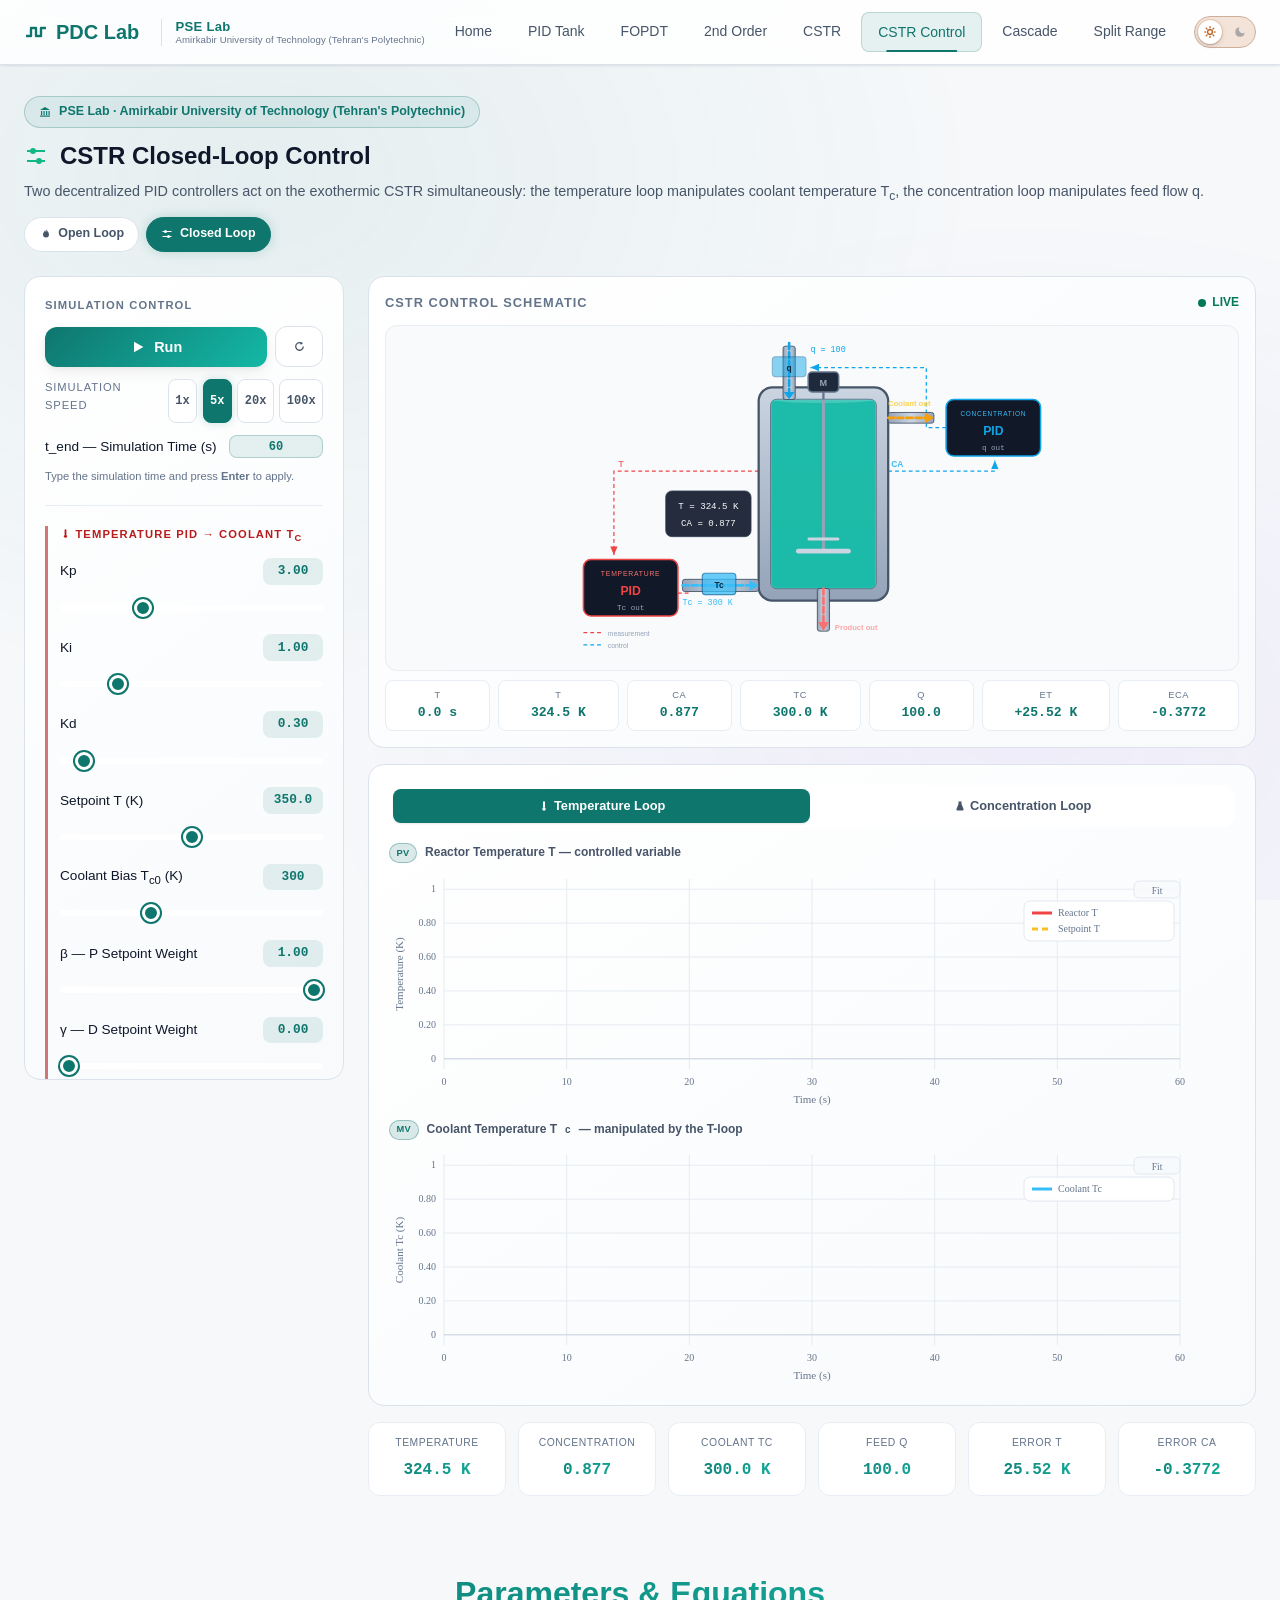
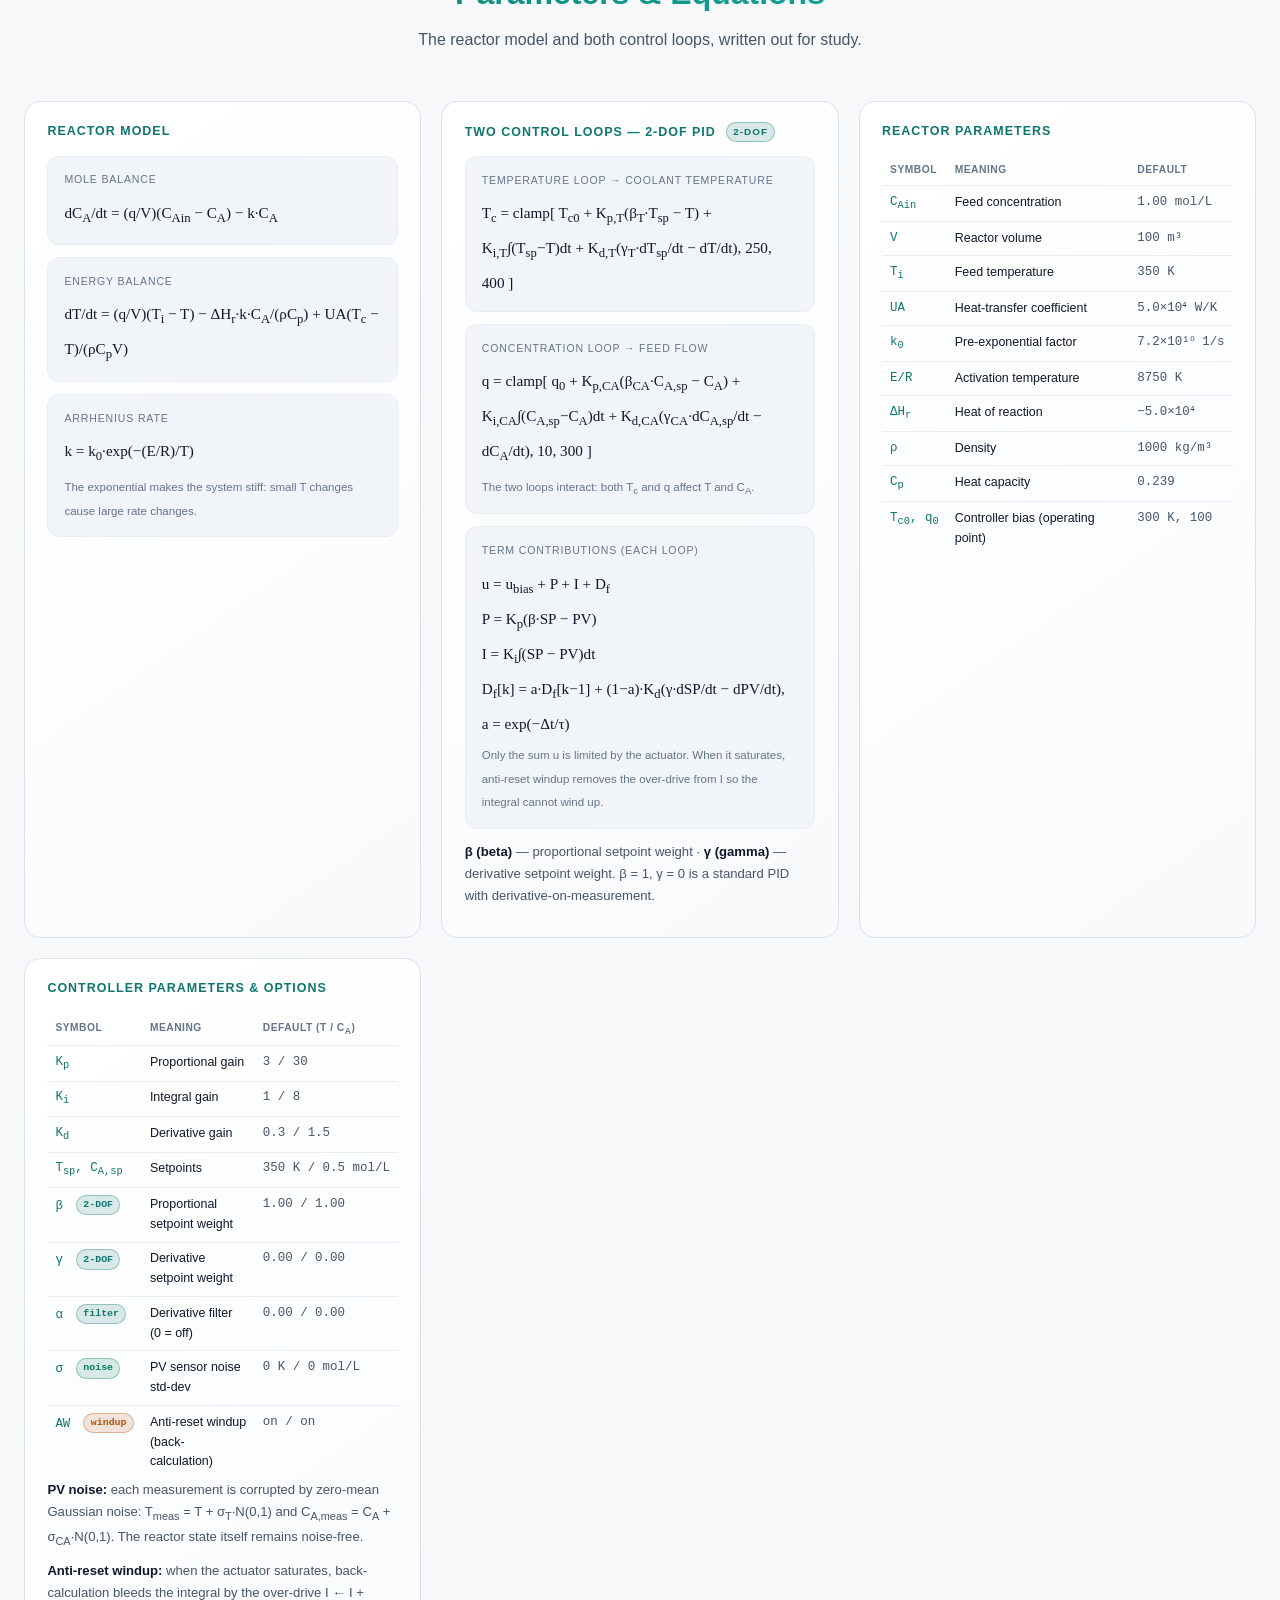
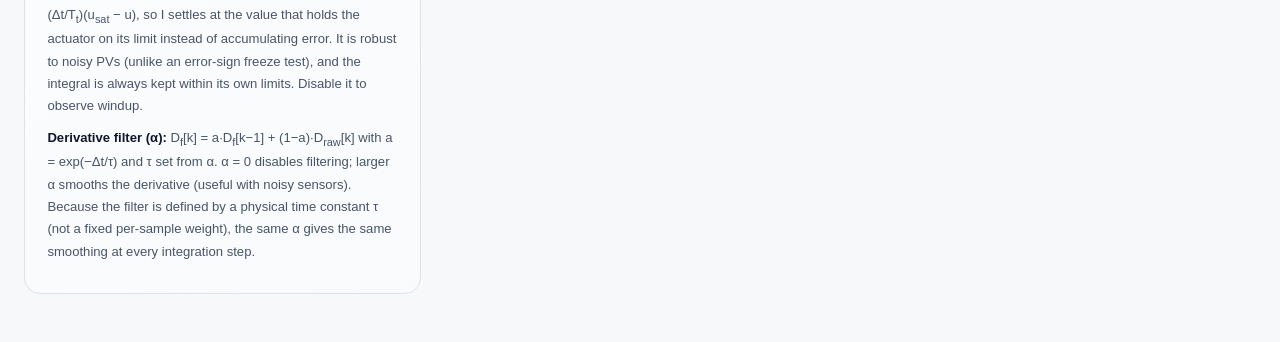
<file: cstr-control.html>
﻿<!DOCTYPE html>
<html lang="en" data-theme="light">
<head>
    <meta charset="UTF-8">
    <meta name="viewport" content="width=device-width, initial-scale=1.0">
    <meta http-equiv="Cache-Control" content="no-cache, no-store, must-revalidate">
    <title>CSTR Closed-Loop Control — PDC Lab</title>
    <link rel="stylesheet" href="styles.css">
    <script src="js/icons.js"></script>
    <script src="js/theme.js"></script>
    <script src="js/chart.js"></script>
</head>
<body>
    <nav class="navbar">
        <a href="index.html" class="nav-brand">
            <i class="fas fa-wave-square"></i>
            <span>PDC Lab</span>
        </a>
        <div class="nav-institution">
            <span class="ni-lab">PSE Lab</span>
            <span class="ni-school">Amirkabir University of Technology (Tehran's Polytechnic)</span>
        </div>
        <button class="mobile-menu-btn" id="mobile-menu-btn" aria-label="Toggle menu">
            <i class="fas fa-bars"></i>
        </button>
        <div class="nav-links" id="nav-links">
            <a href="index.html">Home</a>
            <a href="pid-tank.html">PID Tank</a>
            <a href="fopdt.html">FOPDT</a>
            <a href="second-order.html">2nd Order</a>
            <a href="cstr-runaway.html">CSTR</a>
            <a href="cstr-control.html" class="active">CSTR Control</a>
            <a href="cascade-control.html">Cascade</a>
            <a href="split-range-control.html">Split Range</a>
        </div>
        <!-- nav-fixed -->
        <button class="theme-toggle" id="theme-toggle" type="button"
                role="switch" aria-checked="false"
                aria-label="Switch to dark theme" title="Switch to dark theme">
            <i class="fas fa-moon icon-moon" aria-hidden="true"></i>
            <i class="fas fa-sun icon-sun" aria-hidden="true"></i>
        </button>
    </nav>

    <div class="example-page">
        <div class="page-header">
            <div class="page-institution"><i class="fas fa-university"></i> PSE Lab · Amirkabir University of Technology (Tehran's Polytechnic)</div>
            <h1><i class="fas fa-sliders-h" style="color:#10b981;"></i> CSTR Closed-Loop Control</h1>
            <p>Two decentralized PID controllers act on the exothermic CSTR simultaneously: the temperature loop manipulates coolant temperature T<sub>c</sub>, the concentration loop manipulates feed flow q.</p>
            <div class="mode-tabs">
                <a href="cstr-runaway.html" class="mode-tab"><i class="fas fa-fire"></i> Open Loop</a>
                <a href="cstr-control.html" class="mode-tab active"><i class="fas fa-sliders-h"></i> Closed Loop</a>
            </div>
        </div>

        <div class="page-layout">
            <!-- Control Panel -->
            <div class="control-panel">
                <!-- Simulation Controls -->
                <div class="panel-section">
                    <h3>Simulation Control</h3>
                    <div class="sim-controls">
                        <button class="run-pause-btn" id="run-pause-btn">
                            <i class="fas fa-play" id="run-pause-icon"></i>
                            <span id="run-pause-text">Run</span>
                        </button>
                        <button class="reset-btn" id="reset-btn" title="Reset simulation">
                            <i class="fas fa-redo-alt"></i>
                        </button>
                    </div>
                    <div class="speed-controls">
                        <label>Simulation Speed</label>
                        <button class="speed-btn" data-speed="1">1x</button>
                        <button class="speed-btn active" data-speed="5">5x</button>
                        <button class="speed-btn" data-speed="20">20x</button>
                        <button class="speed-btn" data-speed="100">100x</button>
                    </div>
                    <div class="slider-group" style="margin-top:0.75rem;">
                        <div class="slider-header">
                            <span class="slider-label">t_end — Simulation Time (s)</span>
                            <input type="number" id="tend" class="num-input" min="1" max="600" step="1" value="60" inputmode="decimal">
                        </div>
                        <p class="hint">Type the simulation time and press <strong>Enter</strong> to apply.</p>
                    </div>
                </div>

                <!-- Temperature PID -->
                <div class="panel-section pid-temp-section">
                    <h3><i class="fas fa-thermometer-half"></i> Temperature PID → Coolant T<sub>c</sub></h3>
                    <div class="slider-group">
                        <div class="slider-header">
                            <span class="slider-label">Kp</span>
                            <span class="slider-value" id="t-kp-val">3.00</span>
                        </div>
                        <input type="range" id="t-kp" min="0" max="10" step="0.1" value="3">
                    </div>
                    <div class="slider-group">
                        <div class="slider-header">
                            <span class="slider-label">Ki</span>
                            <span class="slider-value" id="t-ki-val">1.00</span>
                        </div>
                        <input type="range" id="t-ki" min="0" max="5" step="0.05" value="1">
                    </div>
                    <div class="slider-group">
                        <div class="slider-header">
                            <span class="slider-label">Kd</span>
                            <span class="slider-value" id="t-kd-val">0.30</span>
                        </div>
                        <input type="range" id="t-kd" min="0" max="5" step="0.05" value="0.3">
                    </div>
                    <div class="slider-group">
                        <div class="slider-header">
                            <span class="slider-label">Setpoint T (K)</span>
                            <span class="slider-value" id="t-sp-val">350.0</span>
                        </div>
                        <input type="range" id="t-sp" min="300" max="400" step="1" value="350">
                    </div>
                    <div class="slider-group">
                        <div class="slider-header">
                            <span class="slider-label">Coolant Bias T<sub>c0</sub> (K)</span>
                            <span class="slider-value" id="tc-bias-val">300</span>
                        </div>
                        <input type="range" id="tc-bias" min="250" max="400" step="1" value="300">
                    </div>
                    <div class="slider-group">
                        <div class="slider-header">
                            <span class="slider-label">β — P Setpoint Weight</span>
                            <span class="slider-value" id="t-beta-val">1.00</span>
                        </div>
                        <input type="range" id="t-beta" min="0" max="1" step="0.05" value="1">
                    </div>
                    <div class="slider-group">
                        <div class="slider-header">
                            <span class="slider-label">γ — D Setpoint Weight</span>
                            <span class="slider-value" id="t-gamma-val">0.00</span>
                        </div>
                        <input type="range" id="t-gamma" min="0" max="1" step="0.05" value="0">
                    </div>
                    <div class="slider-group">
                        <div class="slider-header">
                            <span class="slider-label">PV Noise σ (K)</span>
                            <span class="slider-value" id="noise-t-val">0.000</span>
                        </div>
                        <input type="range" id="noise-t" min="0" max="5" step="0.001" value="0">
                    </div>
                    <div class="slider-group">
                        <div class="slider-header">
                            <span class="slider-label">α — D Filter (0 = off)</span>
                            <span class="slider-value" id="t-alpha-val">0.00</span>
                        </div>
                        <input type="range" id="t-alpha" min="0" max="0.95" step="0.05" value="0">
                    </div>
                    <label class="check-row">
                        <input type="checkbox" id="t-aw" checked>
                        <span>Anti-reset windup (back-calculation)</span>
                    </label>
                </div>

                <!-- Concentration PID -->
                <div class="panel-section pid-conc-section">
                    <h3><i class="fas fa-flask"></i> Concentration PID → Feed q</h3>
                    <div class="slider-group">
                        <div class="slider-header">
                            <span class="slider-label">Kp</span>
                            <span class="slider-value" id="c-kp-val">30.0</span>
                        </div>
                        <input type="range" id="c-kp" min="0" max="100" step="1" value="30">
                    </div>
                    <div class="slider-group">
                        <div class="slider-header">
                            <span class="slider-label">Ki</span>
                            <span class="slider-value" id="c-ki-val">8.0</span>
                        </div>
                        <input type="range" id="c-ki" min="0" max="30" step="0.5" value="8">
                    </div>
                    <div class="slider-group">
                        <div class="slider-header">
                            <span class="slider-label">Kd</span>
                            <span class="slider-value" id="c-kd-val">1.50</span>
                        </div>
                        <input type="range" id="c-kd" min="0" max="10" step="0.1" value="1.5">
                    </div>
                    <div class="slider-group">
                        <div class="slider-header">
                            <span class="slider-label">Setpoint C<sub>A</sub> (mol/L)</span>
                            <span class="slider-value" id="c-sp-val">0.50</span>
                        </div>
                        <input type="range" id="c-sp" min="0.1" max="1" step="0.01" value="0.5">
                    </div>
                    <div class="slider-group">
                        <div class="slider-header">
                            <span class="slider-label">Feed Bias q<sub>0</sub></span>
                            <span class="slider-value" id="q-bias-val">100</span>
                        </div>
                        <input type="range" id="q-bias" min="10" max="300" step="1" value="100">
                    </div>
                    <div class="slider-group">
                        <div class="slider-header">
                            <span class="slider-label">β — P Setpoint Weight</span>
                            <span class="slider-value" id="c-beta-val">1.00</span>
                        </div>
                        <input type="range" id="c-beta" min="0" max="1" step="0.05" value="1">
                    </div>
                    <div class="slider-group">
                        <div class="slider-header">
                            <span class="slider-label">γ — D Setpoint Weight</span>
                            <span class="slider-value" id="c-gamma-val">0.00</span>
                        </div>
                        <input type="range" id="c-gamma" min="0" max="1" step="0.05" value="0">
                    </div>
                    <div class="slider-group">
                        <div class="slider-header">
                            <span class="slider-label">PV Noise σ (mol/L)</span>
                            <span class="slider-value" id="noise-c-val">0.000</span>
                        </div>
                        <input type="range" id="noise-c" min="0" max="0.05" step="0.001" value="0">
                    </div>
                    <div class="slider-group">
                        <div class="slider-header">
                            <span class="slider-label">α — D Filter (0 = off)</span>
                            <span class="slider-value" id="c-alpha-val">0.00</span>
                        </div>
                        <input type="range" id="c-alpha" min="0" max="0.95" step="0.05" value="0">
                    </div>
                    <label class="check-row">
                        <input type="checkbox" id="c-aw" checked>
                        <span>Anti-reset windup (back-calculation)</span>
                    </label>
                </div>

                <!-- Disturbances -->
                <div class="panel-section">
                    <h3>Disturbances (live)</h3>
                    <div class="slider-group">
                        <div class="slider-header">
                            <span class="slider-label">Feed Conc. C<sub>Ain</sub></span>
                            <span class="slider-value" id="cain-val">1.00</span>
                        </div>
                        <input type="range" id="cain" min="0.2" max="2" step="0.01" value="1">
                    </div>
                    <div class="slider-group">
                        <div class="slider-header">
                            <span class="slider-label">Feed Temp T<sub>i</sub> (K)</span>
                            <span class="slider-value" id="ti-val">350</span>
                        </div>
                        <input type="range" id="ti" min="280" max="450" step="1" value="350">
                    </div>
                    <p class="hint">Drag these while running to watch both loops reject the disturbance.</p>
                </div>

                <!-- Reactor Parameters -->
                <div class="panel-section">
                    <h3>Reactor Parameters</h3>
                    <div class="slider-group">
                        <div class="slider-header">
                            <span class="slider-label">V — Volume (m³)</span>
                            <span class="slider-value" id="vol-val">100</span>
                        </div>
                        <input type="range" id="vol" min="10" max="300" step="1" value="100">
                    </div>
                    <div class="slider-group">
                        <div class="slider-header">
                            <span class="slider-label">UA — Heat Transfer (W/K)</span>
                            <span class="slider-value" id="ua-val">50.0k</span>
                        </div>
                        <input type="range" id="ua" min="0" max="200000" step="1000" value="50000">
                    </div>
                    <div class="slider-group">
                        <div class="slider-header">
                            <span class="slider-label">k₀ — Pre-exponential (1/s)</span>
                            <span class="slider-value" id="k0-val">7.2e10</span>
                        </div>
                        <input type="range" id="k0" min="8" max="14" step="0.05" value="10.857">
                    </div>
                    <div class="slider-group">
                        <div class="slider-header">
                            <span class="slider-label">E/R — Activation (K)</span>
                            <span class="slider-value" id="eoverr-val">8750</span>
                        </div>
                        <input type="range" id="eoverr" min="4000" max="15000" step="50" value="8750">
                    </div>
                    <div class="slider-group">
                        <div class="slider-header">
                            <span class="slider-label">ΔH<sub>r</sub></span>
                            <span class="slider-value" id="dhr-val">-5.0e4</span>
                        </div>
                        <input type="range" id="dhr" min="-200000" max="-10000" step="1000" value="-50000">
                    </div>
                    <div class="slider-group">
                        <div class="slider-header">
                            <span class="slider-label">ρ — Density (kg/m³)</span>
                            <span class="slider-value" id="rho-val">1000</span>
                        </div>
                        <input type="range" id="rho" min="500" max="2000" step="10" value="1000">
                    </div>
                    <div class="slider-group">
                        <div class="slider-header">
                            <span class="slider-label">C<sub>p</sub> — Heat Capacity</span>
                            <span class="slider-value" id="cp-val">0.239</span>
                        </div>
                        <input type="range" id="cp" min="0.1" max="1" step="0.001" value="0.239">
                    </div>
                </div>

                <!-- Initial Conditions -->
                <div class="panel-section">
                    <h3>Initial Conditions</h3>
                    <div class="slider-group">
                        <div class="slider-header">
                            <span class="slider-label">C<sub>A0</sub> (mol/L)</span>
                            <span class="slider-value" id="ca0-val">0.87725</span>
                        </div>
                        <input type="range" id="ca0" min="0" max="1.5" step="0.00001" value="0.87725">
                    </div>
                    <div class="slider-group">
                        <div class="slider-header">
                            <span class="slider-label">T<sub>0</sub> (K)</span>
                            <span class="slider-value" id="t0-val">324.475</span>
                        </div>
                        <input type="range" id="t0" min="250" max="450" step="0.001" value="324.475">
                    </div>
                    <p class="hint">Changing an initial condition restarts the simulation.</p>
                </div>

                <!-- Model -->
                <div class="panel-section">
                    <div class="formula-box">
                        <span class="formula-label">Two-Loop Control</span>
                        T-loop: T<sub>c</sub> = PID<sub>T</sub>(T<sub>sp</sub> − T)<br>
                        C<sub>A</sub>-loop: q = PID<sub>CA</sub>(C<sub>A,sp</sub> − C<sub>A</sub>)
                    </div>
                    <div class="info-box" style="margin-top:0.75rem;">
                        <strong>Decentralized PID.</strong> The loops interact — coolant temperature and feed flow both affect T and C<sub>A</sub>. Try changing one setpoint and watch the other loop compensate.
                    </div>
                </div>
            </div>

            <!-- Right Side -->
            <div>
                <!-- Schematic -->
                <div class="tank-schematic-container">
                    <div class="tank-schematic-header">
                        <h3>CSTR Control Schematic</h3>
                        <div class="live-indicator">
                            <span class="live-dot"></span>
                            <span>LIVE</span>
                        </div>
                    </div>
                    <div class="tank-svg-wrapper">
                        <svg id="cstrc-svg" viewBox="0 0 640 420" xmlns="http://www.w3.org/2000/svg">
                            <defs>
                                <linearGradient id="jacketGrad2" x1="0%" y1="0%" x2="0%" y2="100%">
                                    <stop offset="0%" style="stop-color:var(--jacket-1)" />
                                    <stop offset="100%" style="stop-color:var(--jacket-2)" />
                                </linearGradient>
                                <linearGradient id="metalGrad2" x1="0%" y1="0%" x2="100%" y2="0%">
                                    <stop offset="0%" style="stop-color:var(--metal-1)" />
                                    <stop offset="50%" style="stop-color:var(--metal-2)" />
                                    <stop offset="100%" style="stop-color:var(--metal-1)" />
                                </linearGradient>
                                <clipPath id="vesselClip2"><rect x="266" y="86" width="138" height="248" rx="8"/></clipPath>
                                <marker id="arwRed" markerWidth="9" markerHeight="9" refX="7" refY="3" orient="auto"><path d="M0,0 L7,3 L0,6 Z" fill="#ef4444"/></marker>
                                <marker id="arwBlue" markerWidth="9" markerHeight="9" refX="7" refY="3" orient="auto"><path d="M0,0 L7,3 L0,6 Z" fill="#0ea5e9"/></marker>
                            </defs>

                            <!-- ===== Signal lines (behind everything) ===== -->
                            <!-- T measurement: reactor -> T PID -->
                            <path d="M 250 180 L 60 180 L 60 290" fill="none" stroke="#ef4444" stroke-width="1.6" stroke-dasharray="5,4" marker-end="url(#arwRed)"/>
                            <!-- T control: T PID -> coolant valve -->
                            <path d="M 144 340 L 160 340 L 160 330 L 170 330" fill="none" stroke="#ef4444" stroke-width="1.6" stroke-dasharray="5,4" marker-end="url(#arwRed)"/>
                            <!-- CA measurement: reactor -> CA PID -->
                            <path d="M 420 180 L 560 180 L 560 166" fill="none" stroke="#0ea5e9" stroke-width="1.6" stroke-dasharray="5,4" marker-end="url(#arwBlue)"/>
                            <!-- CA control: CA PID -> feed valve -->
                            <path d="M 496 123 L 470 123 L 470 44 L 318 44" fill="none" stroke="#0ea5e9" stroke-width="1.6" stroke-dasharray="5,4" marker-end="url(#arwBlue)"/>

                            <text x="66" y="174" fill="#f87171" font-size="11" font-family="Inter, sans-serif" font-weight="600">T</text>
                            <text x="424" y="174" fill="#38bdf8" font-size="11" font-family="Inter, sans-serif" font-weight="600">CA</text>

                            <!-- ===== PID blocks ===== -->
                            <g>
                                <rect x="20" y="296" width="124" height="74" rx="10" fill="#111827" stroke="#ef4444" stroke-width="2"/>
                                <text x="82" y="318" fill="#f87171" font-size="9" font-family="Inter, sans-serif" text-anchor="middle" letter-spacing="1">TEMPERATURE</text>
                                <text x="82" y="343" fill="#ef4444" font-size="16" font-family="Inter, sans-serif" text-anchor="middle" font-weight="800">PID</text>
                                <text x="82" y="362" fill="#94a3b8" font-size="10" font-family="JetBrains Mono, monospace" text-anchor="middle">Tc out</text>
                            </g>
                            <g>
                                <rect x="496" y="86" width="124" height="74" rx="10" fill="#111827" stroke="#0ea5e9" stroke-width="2"/>
                                <text x="558" y="108" fill="#38bdf8" font-size="8.5" font-family="Inter, sans-serif" text-anchor="middle" letter-spacing="1">CONCENTRATION</text>
                                <text x="558" y="133" fill="#0ea5e9" font-size="16" font-family="Inter, sans-serif" text-anchor="middle" font-weight="800">PID</text>
                                <text x="558" y="152" fill="#94a3b8" font-size="10" font-family="JetBrains Mono, monospace" text-anchor="middle">q out</text>
                            </g>

                            <!-- ===== Reactor ===== -->
                            <rect x="250" y="70" width="170" height="280" rx="18" fill="url(#jacketGrad2)" stroke="#475569" stroke-width="3"/>
                            <rect x="266" y="86" width="138" height="248" rx="8" fill="rgba(15,23,42,0.9)" stroke="#64748b" stroke-width="2"/>

                            <g clip-path="url(#vesselClip2)">
                                <rect id="cstrc-liquid" x="266" y="86" width="138" height="248" fill="#0ea5e9" opacity="0.75"/>
                                <ellipse cx="335" cy="86" rx="69" ry="4" fill="rgba(255,255,255,0.18)">
                                    <animate attributeName="ry" values="3;6;3" dur="2.2s" repeatCount="indefinite"/>
                                </ellipse>
                            </g>

                            <!-- Agitator (blades sized so the sweep stays inside the vessel) -->
                            <line x1="335" y1="86" x2="335" y2="285" stroke="#94a3b8" stroke-width="4"/>
                            <g id="cstrc-agitator" clip-path="url(#vesselClip2)" style="transform-origin:335px 285px;">
                                <line x1="302" y1="285" x2="368" y2="285" stroke="#cbd5e1" stroke-width="6" stroke-linecap="round"/>
                                <line x1="316" y1="269" x2="354" y2="269" stroke="#cbd5e1" stroke-width="4" stroke-linecap="round"/>
                            </g>
                            <rect x="315" y="50" width="40" height="26" rx="5" fill="#1e293b" stroke="#64748b" stroke-width="2"/>
                            <text x="335" y="68" fill="#94a3b8" font-size="12" font-family="Inter, sans-serif" text-anchor="middle" font-weight="700">M</text>
                            <line x1="335" y1="76" x2="335" y2="86" stroke="#64748b" stroke-width="3"/>

                            <!-- ===== Process streams (drawn on top so the arrows stay visible) ===== -->
                            <!-- Feed: q -> reactor top -->
                            <rect x="282" y="16" width="16" height="70" rx="3" fill="url(#metalGrad2)" stroke="#334155" stroke-width="1"/>
                            <line id="cstrc-feed-flow" x1="290" y1="12" x2="290" y2="78" stroke="#0ea5e9" stroke-width="3.5" stroke-dasharray="8 4" class="flow-line"/>
                            <polygon points="283,76 290,86 297,76" fill="#0ea5e9"/>
                            <rect id="cstrc-feed-valve" x="268" y="30" width="44" height="26" rx="4" fill="#0ea5e9" stroke="#0369a1" stroke-width="1.5" opacity="1"/>
                            <text x="290" y="48" fill="#06283d" font-size="11" font-family="Inter, sans-serif" text-anchor="middle" font-weight="700">q</text>
                            <text id="cstrc-q-label" x="318" y="24" fill="#0ea5e9" font-size="11" font-family="JetBrains Mono, monospace">q = 100</text>

                            <!-- Coolant in: Tc -> jacket (bottom-left) -->
                            <rect x="150" y="322" width="100" height="16" rx="3" fill="url(#metalGrad2)" stroke="#334155" stroke-width="1"/>
                            <line id="cstrc-coolant-flow" x1="150" y1="330" x2="240" y2="330" stroke="#38bdf8" stroke-width="3.5" stroke-dasharray="8 4" class="flow-line"/>
                            <polygon points="238,323 250,330 238,337" fill="#38bdf8"/>
                            <rect id="cstrc-coolant-valve" x="176" y="314" width="44" height="28" rx="4" fill="#38bdf8" stroke="#0369a1" stroke-width="1.5" opacity="1"/>
                            <text x="198" y="334" fill="#06283d" font-size="11" font-family="Inter, sans-serif" text-anchor="middle" font-weight="700">Tc</text>
                            <text id="cstrc-tc-label" x="150" y="356" fill="#38bdf8" font-size="11" font-family="JetBrains Mono, monospace">Tc = 300 K</text>

                            <!-- Coolant out: jacket -> out (top-right) -->
                            <rect x="420" y="103" width="60" height="14" rx="3" fill="url(#metalGrad2)" stroke="#334155" stroke-width="1"/>
                            <line id="cstrc-coolout-flow" x1="420" y1="110" x2="470" y2="110" stroke="#f59e0b" stroke-width="3.5" stroke-dasharray="8 4" class="flow-line"/>
                            <polygon points="468,103 480,110 468,117" fill="#f59e0b"/>
                            <text x="420" y="94" fill="#fcd34d" font-size="10" font-family="Inter, sans-serif" font-weight="600">Coolant out</text>

                            <!-- Product out: reactor -> out (bottom) -->
                            <rect x="327" y="334" width="16" height="56" rx="3" fill="url(#metalGrad2)" stroke="#334155" stroke-width="1"/>
                            <line id="cstrc-product-flow" x1="335" y1="334" x2="335" y2="380" stroke="#f87171" stroke-width="3.5" stroke-dasharray="8 4" class="flow-line"/>
                            <polygon points="328,378 335,390 342,378" fill="#f87171"/>
                            <text x="350" y="388" fill="#fca5a5" font-size="10" font-family="Inter, sans-serif" font-weight="600">Product out</text>

                            <!-- State readout panel -->
                            <g>
                                <rect x="128" y="206" width="112" height="60" rx="8" fill="rgba(15,23,42,0.9)" stroke="#334155" stroke-width="1"/>
                                <text x="184" y="230" fill="#f8fafc" font-size="12" font-family="JetBrains Mono, monospace" text-anchor="middle" id="cstrc-t-readout">T = 324.5 K</text>
                                <text x="184" y="252" fill="#f8fafc" font-size="12" font-family="JetBrains Mono, monospace" text-anchor="middle" id="cstrc-ca-readout">CA = 0.877</text>
                            </g>

                            <!-- Legend -->
                            <line x1="20" y1="392" x2="46" y2="392" stroke="#ef4444" stroke-width="1.6" stroke-dasharray="5,4"/>
                            <text x="52" y="396" fill="#94a3b8" font-size="9" font-family="Inter, sans-serif">measurement</text>
                            <line x1="20" y1="408" x2="46" y2="408" stroke="#0ea5e9" stroke-width="1.6" stroke-dasharray="5,4"/>
                            <text x="52" y="412" fill="#94a3b8" font-size="9" font-family="Inter, sans-serif">control</text>
                        </svg>
                    </div>
                    <div class="readout-row">
                        <div class="readout-chip"><span class="rc-label">t</span><span class="rc-value" id="roc-time">0.0 s</span></div>
                        <div class="readout-chip"><span class="rc-label">T</span><span class="rc-value" id="roc-t">324.5 K</span></div>
                        <div class="readout-chip"><span class="rc-label">CA</span><span class="rc-value" id="roc-ca">0.877</span></div>
                        <div class="readout-chip"><span class="rc-label">Tc</span><span class="rc-value" id="roc-tc">300.0 K</span></div>
                        <div class="readout-chip"><span class="rc-label">q</span><span class="rc-value" id="roc-q">100.0</span></div>
                        <div class="readout-chip"><span class="rc-label">eT</span><span class="rc-value" id="roc-et">+0.00 K</span></div>
                        <div class="readout-chip"><span class="rc-label">eCA</span><span class="rc-value" id="roc-eca">+0.0000</span></div>
                    </div>
                </div>

                <!-- Charts: one tab per loop, each with its PV directly above its MV -->
                <div class="chart-container">
                    <div class="chart-tabs">
                        <button class="chart-tab active" data-chart="temp"><i class="fas fa-thermometer-half"></i> Temperature Loop</button>
                        <button class="chart-tab" data-chart="conc"><i class="fas fa-flask"></i> Concentration Loop</button>
                    </div>
                    <div id="tab-temp">
                        <div class="chart-caption"><span class="tag-pv">PV</span> Reactor Temperature T — controlled variable</div>
                        <div id="chart-temp" class="chart-plot stacked"></div>
                        <div class="chart-caption"><span class="tag-mv">MV</span> Coolant Temperature T<sub>c</sub> — manipulated by the T-loop</div>
                        <div id="chart-tc" class="chart-plot stacked"></div>
                    </div>
                    <div id="tab-conc" style="display:none;">
                        <div class="chart-caption"><span class="tag-pv">PV</span> Concentration C<sub>A</sub> — controlled variable</div>
                        <div id="chart-conc" class="chart-plot stacked"></div>
                        <div class="chart-caption"><span class="tag-mv">MV</span> Feed Flow q — manipulated by the C<sub>A</sub>-loop</div>
                        <div id="chart-q" class="chart-plot stacked"></div>
                    </div>
                </div>

                <!-- Metrics -->
                <div class="metrics-row">
                    <div class="metric-card">
                        <div class="metric-label">Temperature</div>
                        <div class="metric-value" id="metric-t">324.5 K</div>
                    </div>
                    <div class="metric-card">
                        <div class="metric-label">Concentration</div>
                        <div class="metric-value" id="metric-ca">0.877</div>
                    </div>
                    <div class="metric-card">
                        <div class="metric-label">Coolant Tc</div>
                        <div class="metric-value" id="metric-tc">300.0 K</div>
                    </div>
                    <div class="metric-card">
                        <div class="metric-label">Feed q</div>
                        <div class="metric-value" id="metric-q">100.0</div>
                    </div>
                    <div class="metric-card">
                        <div class="metric-label">Error T</div>
                        <div class="metric-value" id="metric-et">0.00 K</div>
                    </div>
                    <div class="metric-card">
                        <div class="metric-label">Error CA</div>
                        <div class="metric-value" id="metric-eca">0.0000</div>
                    </div>
                </div>
            </div>
        </div>
        <!-- Parameter & equation reference -->
        <section class="docs-section">
            <h2 class="section-title">Parameters &amp; Equations</h2>
            <p class="section-subtitle">The reactor model and both control loops, written out for study.</p>
            <div class="docs-grid">
                <div class="docs-card">
                    <h3>Reactor Model</h3>
                    <div class="equation">
                        <span class="eq-label">Mole balance</span>
                        dC<sub>A</sub>/dt = (q/V)(C<sub>Ain</sub> − C<sub>A</sub>) − k·C<sub>A</sub>
                    </div>
                    <div class="equation">
                        <span class="eq-label">Energy balance</span>
                        dT/dt = (q/V)(T<sub>i</sub> − T) − ΔH<sub>r</sub>·k·C<sub>A</sub>/(ρC<sub>p</sub>) + UA(T<sub>c</sub> − T)/(ρC<sub>p</sub>V)
                    </div>
                    <div class="equation">
                        <span class="eq-label">Arrhenius rate</span>
                        k = k<sub>0</sub>·exp(−(E/R)/T)
                        <span class="eq-note">The exponential makes the system stiff: small T changes cause large rate changes.</span>
                    </div>
                </div>

                <div class="docs-card">
                    <h3>Two Control Loops — 2-DOF PID <span class="badge-eq two-dof">2-DOF</span></h3>
                    <div class="equation">
                        <span class="eq-label">Temperature loop → coolant temperature</span>
                        T<sub>c</sub> = clamp[ T<sub>c0</sub> + K<sub>p,T</sub>(β<sub>T</sub>·T<sub>sp</sub> − T) + K<sub>i,T</sub>∫(T<sub>sp</sub>−T)dt + K<sub>d,T</sub>(γ<sub>T</sub>·dT<sub>sp</sub>/dt − dT/dt), 250, 400 ]
                    </div>
                    <div class="equation">
                        <span class="eq-label">Concentration loop → feed flow</span>
                        q = clamp[ q<sub>0</sub> + K<sub>p,CA</sub>(β<sub>CA</sub>·C<sub>A,sp</sub> − C<sub>A</sub>) + K<sub>i,CA</sub>∫(C<sub>A,sp</sub>−C<sub>A</sub>)dt + K<sub>d,CA</sub>(γ<sub>CA</sub>·dC<sub>A,sp</sub>/dt − dC<sub>A</sub>/dt), 10, 300 ]
                        <span class="eq-note">The two loops interact: both T<sub>c</sub> and q affect T and C<sub>A</sub>.</span>
                    </div>
                    <div class="equation">
                        <span class="eq-label">Term contributions (each loop)</span>
                        u = u<sub>bias</sub> + P + I + D<sub>f</sub><br>
                        P = K<sub>p</sub>(β·SP − PV)<br>
                        I = K<sub>i</sub>∫(SP − PV)dt<br>
                        D<sub>f</sub>[k] = a·D<sub>f</sub>[k−1] + (1−a)·K<sub>d</sub>(γ·dSP/dt − dPV/dt), &nbsp; a = exp(−Δt/τ)
                        <span class="eq-note">Only the sum u is limited by the actuator. When it saturates, anti-reset windup removes the over-drive from I so the integral cannot wind up.</span>
                    </div>
                    <p><strong>β (beta)</strong> — proportional setpoint weight · <strong>γ (gamma)</strong> — derivative setpoint weight. β = 1, γ = 0 is a standard PID with derivative-on-measurement.</p>
                </div>

                <div class="docs-card">
                    <h3>Reactor Parameters</h3>
                    <table class="param-table">
                        <tr><th>Symbol</th><th>Meaning</th><th>Default</th></tr>
                        <tr><td class="sym">C<sub>Ain</sub></td><td>Feed concentration</td><td class="def">1.00 mol/L</td></tr>
                        <tr><td class="sym">V</td><td>Reactor volume</td><td class="def">100 m³</td></tr>
                        <tr><td class="sym">T<sub>i</sub></td><td>Feed temperature</td><td class="def">350 K</td></tr>
                        <tr><td class="sym">UA</td><td>Heat-transfer coefficient</td><td class="def">5.0×10⁴ W/K</td></tr>
                        <tr><td class="sym">k<sub>0</sub></td><td>Pre-exponential factor</td><td class="def">7.2×10¹⁰ 1/s</td></tr>
                        <tr><td class="sym">E/R</td><td>Activation temperature</td><td class="def">8750 K</td></tr>
                        <tr><td class="sym">ΔH<sub>r</sub></td><td>Heat of reaction</td><td class="def">−5.0×10⁴</td></tr>
                        <tr><td class="sym">ρ</td><td>Density</td><td class="def">1000 kg/m³</td></tr>
                        <tr><td class="sym">C<sub>p</sub></td><td>Heat capacity</td><td class="def">0.239</td></tr>
                        <tr><td class="sym">T<sub>c0</sub>, q<sub>0</sub></td><td>Controller bias (operating point)</td><td class="def">300 K, 100</td></tr>
                    </table>
                </div>

                <div class="docs-card">
                    <h3>Controller Parameters &amp; Options</h3>
                    <table class="param-table">
                        <tr><th>Symbol</th><th>Meaning</th><th>Default (T / C<sub>A</sub>)</th></tr>
                        <tr><td class="sym">K<sub>p</sub></td><td>Proportional gain</td><td class="def">3 / 30</td></tr>
                        <tr><td class="sym">K<sub>i</sub></td><td>Integral gain</td><td class="def">1 / 8</td></tr>
                        <tr><td class="sym">K<sub>d</sub></td><td>Derivative gain</td><td class="def">0.3 / 1.5</td></tr>
                        <tr><td class="sym">T<sub>sp</sub>, C<sub>A,sp</sub></td><td>Setpoints</td><td class="def">350 K / 0.5 mol/L</td></tr>
                        <tr><td class="sym">β <span class="badge-eq two-dof">2-DOF</span></td><td>Proportional setpoint weight</td><td class="def">1.00 / 1.00</td></tr>
                        <tr><td class="sym">γ <span class="badge-eq two-dof">2-DOF</span></td><td>Derivative setpoint weight</td><td class="def">0.00 / 0.00</td></tr>
                        <tr><td class="sym">α <span class="badge-eq filter">filter</span></td><td>Derivative filter (0 = off)</td><td class="def">0.00 / 0.00</td></tr>
                        <tr><td class="sym">σ <span class="badge-eq noise">noise</span></td><td>PV sensor noise std-dev</td><td class="def">0 K / 0 mol/L</td></tr>
                        <tr><td class="sym">AW <span class="badge-eq windup">windup</span></td><td>Anti-reset windup (back-calculation)</td><td class="def">on / on</td></tr>
                    </table>
                    <p><strong>PV noise:</strong> each measurement is corrupted by zero-mean Gaussian noise: T<sub>meas</sub> = T + σ<sub>T</sub>·N(0,1) and C<sub>A,meas</sub> = C<sub>A</sub> + σ<sub>CA</sub>·N(0,1). The reactor state itself remains noise-free.</p>
                    <p><strong>Anti-reset windup:</strong> when the actuator saturates, back-calculation bleeds the integral by the over-drive I ← I + (Δt/T<sub>t</sub>)(u<sub>sat</sub> − u), so I settles at the value that holds the actuator on its limit instead of accumulating error. It is robust to noisy PVs (unlike an error-sign freeze test), and the integral is always kept within its own limits. Disable it to observe windup.</p>
                    <p><strong>Derivative filter (α):</strong> D<sub>f</sub>[k] = a·D<sub>f</sub>[k−1] + (1−a)·D<sub>raw</sub>[k] with a = exp(−Δt/τ) and τ set from α. α = 0 disables filtering; larger α smooths the derivative (useful with noisy sensors). Because the filter is defined by a physical time constant τ (not a fixed per-sample weight), the same α gives the same smoothing at every integration step.</p>
                </div>
            </div>
        </section>
    </div>

    <script src="js/pid-controller.js"></script>
    <script src="js/cstr-control.js"></script>
    <script>
        document.getElementById('mobile-menu-btn').addEventListener('click', function() {
            document.getElementById('nav-links').classList.toggle('open');
            const icon = this.querySelector('i');
            icon.classList.toggle('fa-bars');
            icon.classList.toggle('fa-times');
        });
    </script>
</body>
</html>
</file>
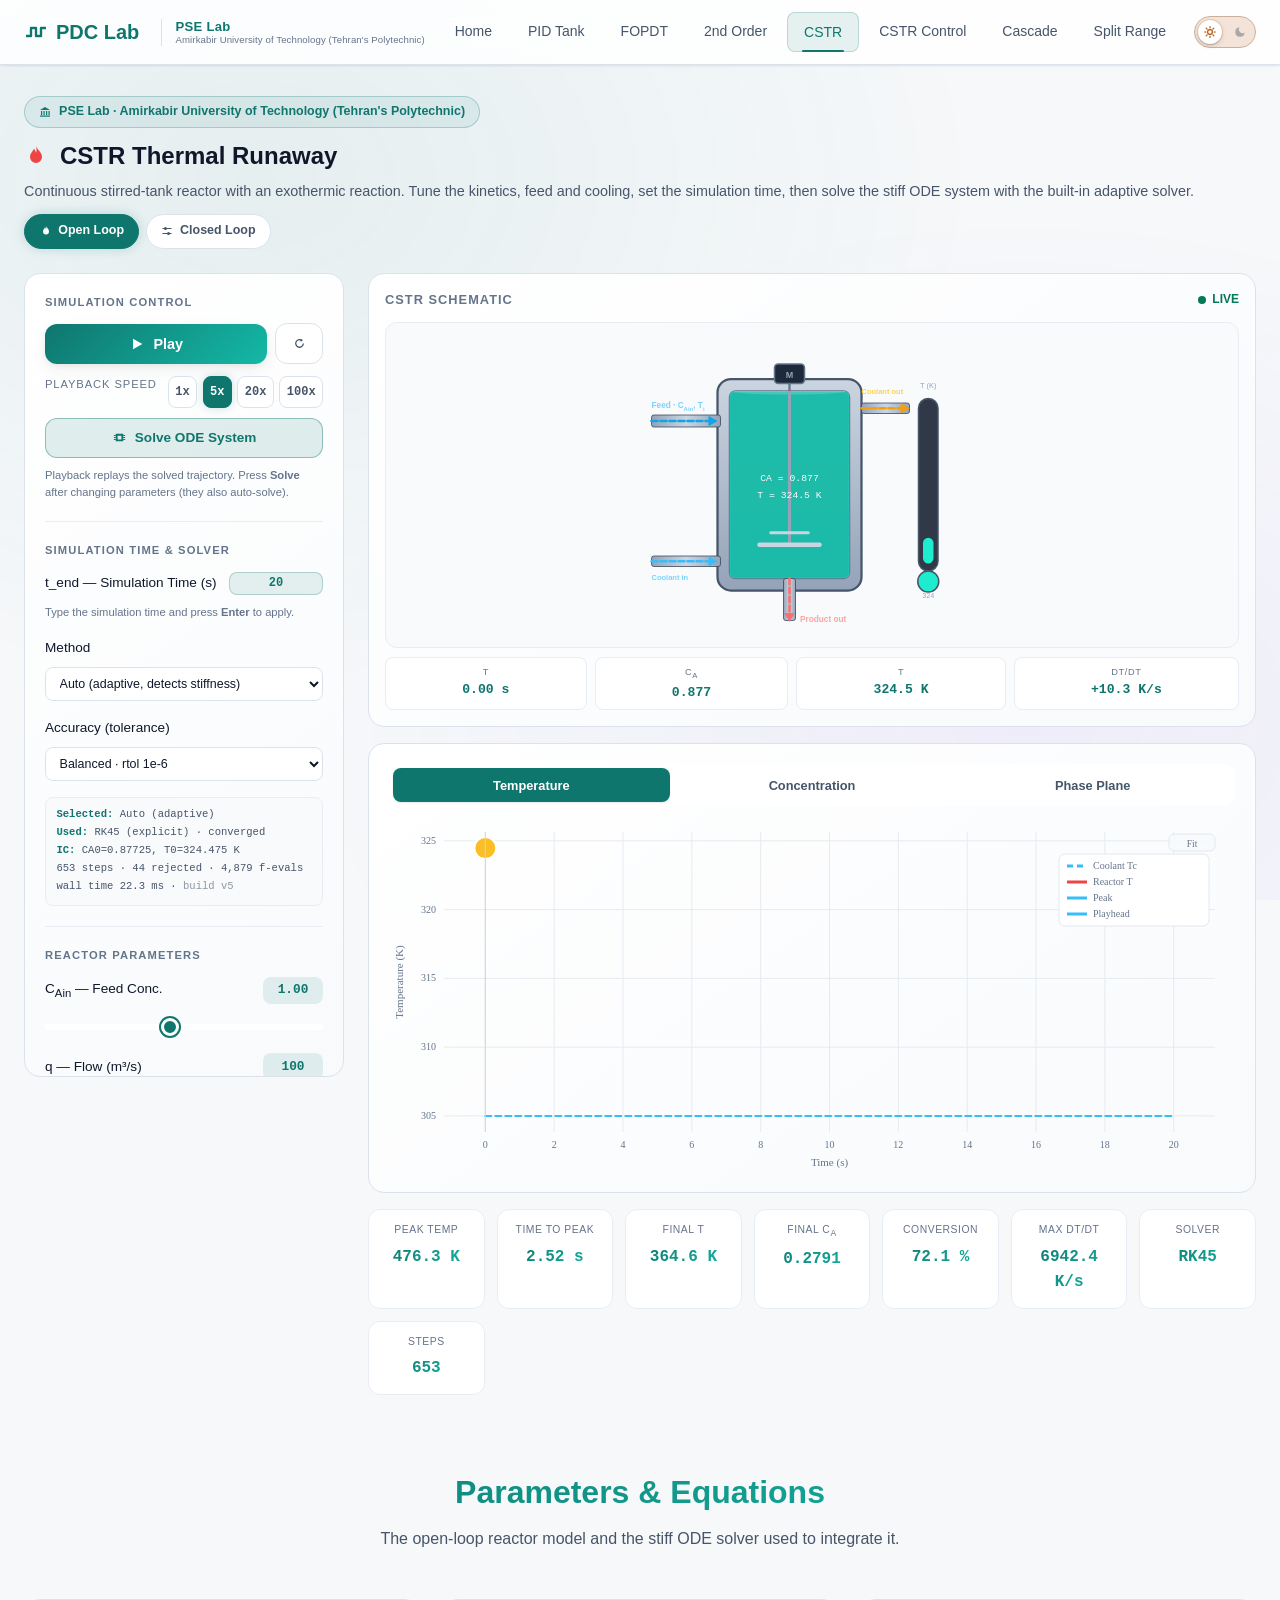
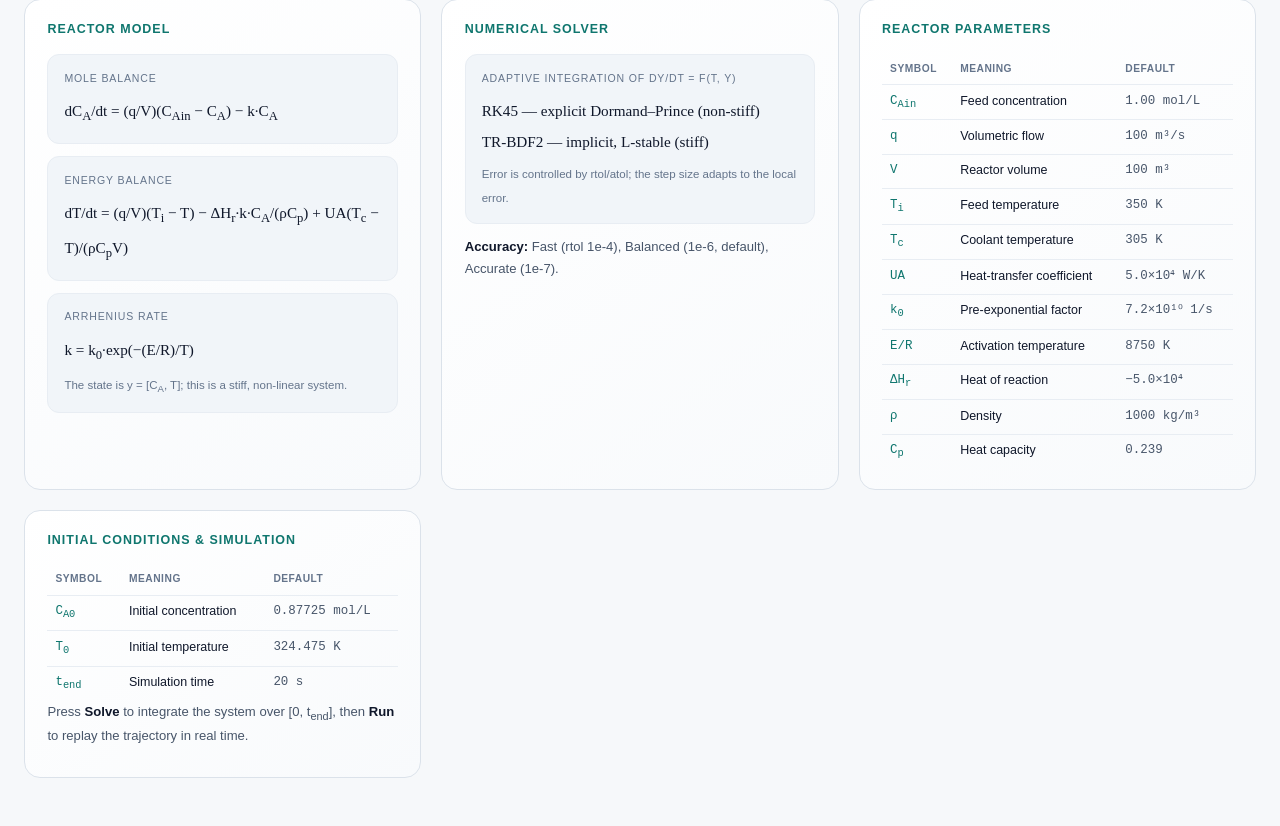
<file: cstr-runaway.html>
﻿<!DOCTYPE html>
<html lang="en" data-theme="light">
<head>
    <meta charset="UTF-8">
    <meta name="viewport" content="width=device-width, initial-scale=1.0">
    <meta http-equiv="Cache-Control" content="no-cache, no-store, must-revalidate">
    <meta http-equiv="Pragma" content="no-cache">
    <meta http-equiv="Expires" content="0">
    <title>CSTR Thermal Runaway — PDC Lab</title>
    <link rel="stylesheet" href="styles.css">
    <script src="js/icons.js"></script>
    <script src="js/theme.js"></script>
    <script src="js/chart.js"></script>
</head>
<body>
    <nav class="navbar">
        <a href="index.html" class="nav-brand">
            <i class="fas fa-wave-square"></i>
            <span>PDC Lab</span>
        </a>
        <div class="nav-institution">
            <span class="ni-lab">PSE Lab</span>
            <span class="ni-school">Amirkabir University of Technology (Tehran's Polytechnic)</span>
        </div>
        <button class="mobile-menu-btn" id="mobile-menu-btn" aria-label="Toggle menu">
            <i class="fas fa-bars"></i>
        </button>
        <div class="nav-links" id="nav-links">
            <a href="index.html">Home</a>
            <a href="pid-tank.html">PID Tank</a>
            <a href="fopdt.html">FOPDT</a>
            <a href="second-order.html">2nd Order</a>
            <a href="cstr-runaway.html" class="active">CSTR</a>
            <a href="cstr-control.html">CSTR Control</a>
            <a href="cascade-control.html">Cascade</a>
            <a href="split-range-control.html">Split Range</a>
        </div>
        <!-- nav-fixed -->
        <button class="theme-toggle" id="theme-toggle" type="button"
                role="switch" aria-checked="false"
                aria-label="Switch to dark theme" title="Switch to dark theme">
            <i class="fas fa-moon icon-moon" aria-hidden="true"></i>
            <i class="fas fa-sun icon-sun" aria-hidden="true"></i>
        </button>
    </nav>

    <div class="example-page">
        <div class="page-header">
            <div class="page-institution"><i class="fas fa-university"></i> PSE Lab · Amirkabir University of Technology (Tehran's Polytechnic)</div>
            <h1><i class="fas fa-fire" style="color:#ef4444;"></i> CSTR Thermal Runaway</h1>
            <p>Continuous stirred-tank reactor with an exothermic reaction. Tune the kinetics, feed and cooling, set the simulation time, then solve the stiff ODE system with the built-in adaptive solver.</p>
            <div class="mode-tabs">
                <a href="cstr-runaway.html" class="mode-tab active"><i class="fas fa-fire"></i> Open Loop</a>
                <a href="cstr-control.html" class="mode-tab"><i class="fas fa-sliders-h"></i> Closed Loop</a>
            </div>
        </div>

        <div class="page-layout">
            <!-- Control Panel -->
            <div class="control-panel">
                <!-- Simulation Controls -->
                <div class="panel-section">
                    <h3>Simulation Control</h3>
                    <div class="sim-controls">
                        <button class="run-pause-btn" id="run-pause-btn">
                            <i class="fas fa-play" id="run-pause-icon"></i>
                            <span id="run-pause-text">Play</span>
                        </button>
                        <button class="reset-btn" id="reset-btn" title="Reset playback">
                            <i class="fas fa-redo-alt"></i>
                        </button>
                    </div>
                    <div class="speed-controls">
                        <label>Playback Speed</label>
                        <button class="speed-btn" data-speed="1">1x</button>
                        <button class="speed-btn active" data-speed="5">5x</button>
                        <button class="speed-btn" data-speed="20">20x</button>
                        <button class="speed-btn" data-speed="100">100x</button>
                    </div>
                    <button class="solve-btn" id="solve-btn" style="margin-top:0.6rem;">
                        <i class="fas fa-microchip"></i> Solve ODE System
                    </button>
                    <p class="hint">Playback replays the solved trajectory. Press <strong>Solve</strong> after changing parameters (they also auto-solve).</p>
                </div>

                <!-- Simulation Time & Solver -->
                <div class="panel-section">
                    <h3>Simulation Time &amp; Solver</h3>
                    <div class="slider-group">
                        <div class="slider-header">
                            <span class="slider-label">t_end — Simulation Time (s)</span>
                            <input type="number" id="tend" class="num-input" min="1" max="60" step="0.5" value="20" inputmode="decimal">
                        </div>
                        <p class="hint">Type the simulation time and press <strong>Enter</strong> to apply.</p>
                    </div>
                    <div class="slider-group">
                        <div class="slider-header">
                            <span class="slider-label">Method</span>
                        </div>
                        <select id="method" class="select-control">
                            <option value="auto" selected>Auto (adaptive, detects stiffness)</option>
                            <option value="rk45">RK45 — explicit (non-stiff)</option>
                            <option value="trbdf2">TR-BDF2 — implicit (stiff)</option>
                        </select>
                    </div>
                    <div class="slider-group">
                        <div class="slider-header">
                            <span class="slider-label">Accuracy (tolerance)</span>
                        </div>
                        <select id="accuracy" class="select-control">
                            <option value="fast">Fast · rtol 1e-4</option>
                            <option value="balanced" selected>Balanced · rtol 1e-6</option>
                            <option value="accurate">Accurate · rtol 1e-7</option>
                        </select>
                    </div>
                    <div class="solver-status" id="solver-status">Ready.</div>
                </div>

                <!-- Reaction / Reactor Parameters -->
                <div class="panel-section">
                    <h3>Reactor Parameters</h3>
                    <div class="slider-group">
                        <div class="slider-header">
                            <span class="slider-label">C<sub>Ain</sub> — Feed Conc.</span>
                            <span class="slider-value" id="cain-val">1.00</span>
                        </div>
                        <input type="range" id="cain" min="0.2" max="2" step="0.01" value="1">
                    </div>
                    <div class="slider-group">
                        <div class="slider-header">
                            <span class="slider-label">q — Flow (m³/s)</span>
                            <span class="slider-value" id="q-val">100</span>
                        </div>
                        <input type="range" id="q" min="10" max="300" step="1" value="100">
                    </div>
                    <div class="slider-group">
                        <div class="slider-header">
                            <span class="slider-label">V — Volume (m³)</span>
                            <span class="slider-value" id="vol-val">100</span>
                        </div>
                        <input type="range" id="vol" min="10" max="300" step="1" value="100">
                    </div>
                    <div class="slider-group">
                        <div class="slider-header">
                            <span class="slider-label">T<sub>i</sub> — Feed Temp (K)</span>
                            <span class="slider-value" id="ti-val">350</span>
                        </div>
                        <input type="range" id="ti" min="280" max="450" step="1" value="350">
                    </div>
                    <div class="slider-group">
                        <div class="slider-header">
                            <span class="slider-label">T<sub>c</sub> — Coolant Temp (K)</span>
                            <span class="slider-value" id="tc-val">305</span>
                        </div>
                        <input type="range" id="tc" min="250" max="450" step="1" value="305">
                    </div>
                    <div class="slider-group">
                        <div class="slider-header">
                            <span class="slider-label">UA — Heat Transfer (W/K)</span>
                            <span class="slider-value" id="ua-val">50.0k</span>
                        </div>
                        <input type="range" id="ua" min="0" max="200000" step="1000" value="50000">
                    </div>
                    <div class="slider-group">
                        <div class="slider-header">
                            <span class="slider-label">k₀ — Pre-exponential (1/s)</span>
                            <span class="slider-value" id="k0-val">7.2e10</span>
                        </div>
                        <input type="range" id="k0" min="8" max="14" step="0.05" value="10.857">
                    </div>
                    <div class="slider-group">
                        <div class="slider-header">
                            <span class="slider-label">E/R — Activation (K)</span>
                            <span class="slider-value" id="eoverr-val">8750</span>
                        </div>
                        <input type="range" id="eoverr" min="4000" max="15000" step="50" value="8750">
                    </div>
                    <div class="slider-group">
                        <div class="slider-header">
                            <span class="slider-label">ΔH<sub>r</sub> — Heat of Reaction</span>
                            <span class="slider-value" id="dhr-val">-5.0e4</span>
                        </div>
                        <input type="range" id="dhr" min="-200000" max="-10000" step="1000" value="-50000">
                    </div>
                    <div class="slider-group">
                        <div class="slider-header">
                            <span class="slider-label">ρ — Density (kg/m³)</span>
                            <span class="slider-value" id="rho-val">1000</span>
                        </div>
                        <input type="range" id="rho" min="500" max="2000" step="10" value="1000">
                    </div>
                    <div class="slider-group">
                        <div class="slider-header">
                            <span class="slider-label">C<sub>p</sub> — Heat Capacity</span>
                            <span class="slider-value" id="cp-val">0.239</span>
                        </div>
                        <input type="range" id="cp" min="0.1" max="1" step="0.001" value="0.239">
                    </div>
                </div>

                <!-- Initial Conditions -->
                <div class="panel-section">
                    <h3>Initial Conditions</h3>
                    <div class="slider-group">
                        <div class="slider-header">
                            <span class="slider-label">C<sub>A0</sub> (mol/L)</span>
                            <input type="number" id="ca0-num" class="num-input" min="0" max="1.5" step="0.00001" value="0.87725">
                        </div>
                        <input type="range" id="ca0" min="0" max="1.5" step="0.00001" value="0.87725">
                    </div>
                    <div class="slider-group">
                        <div class="slider-header">
                            <span class="slider-label">T<sub>0</sub> (K)</span>
                            <input type="number" id="t0-num" class="num-input" min="250" max="450" step="0.001" value="324.475">
                        </div>
                        <input type="range" id="t0" min="250" max="450" step="0.001" value="324.475">
                    </div>
                    <p class="hint">Initial state y(0) = [C<sub>A0</sub>, T<sub>0</sub>] passed to the ODE solver. Type an exact value or drag the slider.</p>
                </div>

                <!-- Model -->
                <div class="panel-section">
                    <div class="formula-box">
                        <span class="formula-label">CSTR Mole &amp; Energy Balance</span>
                        dC<sub>A</sub>/dt = (q/V)(C<sub>Ain</sub> − C<sub>A</sub>) − k·C<sub>A</sub><br>
                        dT/dt = (q/V)(T<sub>i</sub> − T) − ΔH<sub>r</sub>·k·C<sub>A</sub>/(ρC<sub>p</sub>)<br>
                        &nbsp;&nbsp;&nbsp;&nbsp;&nbsp;+ UA(T<sub>c</sub> − T)/(ρC<sub>p</sub>V)<br>
                        k = k₀·exp(−E/R·T)
                    </div>
                    <div class="info-box" style="margin-top:0.75rem;">
                        <strong>Stiff system.</strong> The Arrhenius term makes the Jacobian grow by orders of magnitude during ignition, so an L-stable implicit method is required.
                    </div>
                </div>
            </div>

            <!-- Right Side: Schematic + Charts -->
            <div>
                <!-- CSTR Schematic -->
                <div class="tank-schematic-container">
                    <div class="tank-schematic-header">
                        <h3>CSTR Schematic</h3>
                        <div class="live-indicator">
                            <span class="live-dot"></span>
                            <span id="live-label">LIVE</span>
                        </div>
                    </div>
                    <div class="tank-svg-wrapper">
                        <svg id="cstr-svg" viewBox="0 0 460 400" xmlns="http://www.w3.org/2000/svg">
                            <defs>
                                <linearGradient id="jacketGrad" x1="0%" y1="0%" x2="0%" y2="100%">
                                    <stop offset="0%" style="stop-color:var(--jacket-1)" />
                                    <stop offset="100%" style="stop-color:var(--jacket-2)" />
                                </linearGradient>
                                <linearGradient id="metalGrad" x1="0%" y1="0%" x2="100%" y2="0%">
                                    <stop offset="0%" style="stop-color:var(--metal-1)" />
                                    <stop offset="50%" style="stop-color:var(--metal-2)" />
                                    <stop offset="100%" style="stop-color:var(--metal-1)" />
                                </linearGradient>
                                <clipPath id="vesselClip">
                                    <rect x="120" y="80" width="160" height="250" rx="8"/>
                                </clipPath>
                            </defs>

                            <!-- ===== Vessel ===== -->
                            <!-- Jacket -->
                            <rect x="104" y="64" width="192" height="282" rx="18" fill="url(#jacketGrad)" stroke="#475569" stroke-width="3"/>
                            <!-- Vessel inner -->
                            <rect x="120" y="80" width="160" height="250" rx="8" fill="rgba(15,23,42,0.9)" stroke="#64748b" stroke-width="2"/>

                            <!-- Liquid -->
                            <g clip-path="url(#vesselClip)">
                                <rect id="cstr-liquid" x="120" y="80" width="160" height="250" fill="#0ea5e9" opacity="0.75"/>
                                <ellipse id="cstr-liquid-wave" cx="200" cy="80" rx="80" ry="4" fill="rgba(255,255,255,0.18)">
                                    <animate attributeName="ry" values="3;6;3" dur="2.2s" repeatCount="indefinite"/>
                                </ellipse>
                            </g>

                            <!-- Agitator (blades sized so the sweep stays inside the vessel) -->
                            <line x1="200" y1="80" x2="200" y2="285" stroke="#94a3b8" stroke-width="4"/>
                            <g id="cstr-agitator" clip-path="url(#vesselClip)" style="transform-origin:200px 285px;">
                                <line x1="160" y1="285" x2="240" y2="285" stroke="#cbd5e1" stroke-width="6" stroke-linecap="round"/>
                                <line x1="175" y1="269" x2="225" y2="269" stroke="#cbd5e1" stroke-width="4" stroke-linecap="round"/>
                            </g>
                            <!-- Motor -->
                            <rect x="180" y="44" width="40" height="26" rx="5" fill="#1e293b" stroke="#64748b" stroke-width="2"/>
                            <text x="200" y="62" fill="#94a3b8" font-size="12" font-family="Inter, sans-serif" text-anchor="middle" font-weight="700">M</text>
                            <line x1="200" y1="70" x2="200" y2="80" stroke="#64748b" stroke-width="3"/>

                            <!-- ===== Process streams (drawn on top so the arrows stay visible) ===== -->
                            <!-- Feed: enters the vessel from the left -->
                            <rect x="16" y="112" width="92" height="16" rx="3" fill="url(#metalGrad)" stroke="#334155" stroke-width="1"/>
                            <line x1="16" y1="120" x2="96" y2="120" stroke="#0ea5e9" stroke-width="3.5" stroke-dasharray="8 4" class="flow-line"/>
                            <polygon points="92,113 104,120 92,127" fill="#0ea5e9"/>
                            <text x="16" y="102" fill="#7dd3fc" font-size="11" font-family="Inter, sans-serif" font-weight="600">Feed · C<tspan baseline-shift="sub" font-size="8">Ain</tspan>, T<tspan baseline-shift="sub" font-size="8">i</tspan></text>

                            <!-- Product: leaves the vessel at the bottom -->
                            <rect x="192" y="330" width="16" height="56" rx="3" fill="url(#metalGrad)" stroke="#334155" stroke-width="1"/>
                            <line x1="200" y1="330" x2="200" y2="380" stroke="#f87171" stroke-width="3.5" stroke-dasharray="8 4" class="flow-line"/>
                            <polygon points="193,376 200,388 207,376" fill="#f87171"/>
                            <text x="214" y="388" fill="#fca5a5" font-size="11" font-family="Inter, sans-serif" font-weight="600">Product out</text>

                            <!-- Coolant in: enters the jacket from the left, low -->
                            <rect x="16" y="300" width="92" height="14" rx="3" fill="url(#metalGrad)" stroke="#334155" stroke-width="1"/>
                            <line x1="16" y1="307" x2="96" y2="307" stroke="#38bdf8" stroke-width="3.5" stroke-dasharray="8 4" class="flow-line"/>
                            <polygon points="92,300 104,307 92,314" fill="#38bdf8"/>
                            <text x="16" y="332" fill="#7dd3fc" font-size="10" font-family="Inter, sans-serif" font-weight="600">Coolant in</text>

                            <!-- Coolant out: leaves the jacket to the right, high -->
                            <rect x="296" y="96" width="64" height="14" rx="3" fill="url(#metalGrad)" stroke="#334155" stroke-width="1"/>
                            <line x1="296" y1="103" x2="350" y2="103" stroke="#f59e0b" stroke-width="3.5" stroke-dasharray="8 4" class="flow-line"/>
                            <polygon points="348,96 360,103 348,110" fill="#f59e0b"/>
                            <text x="296" y="84" fill="#fcd34d" font-size="10" font-family="Inter, sans-serif" font-weight="600">Coolant out</text>

                            <!-- Thermometer -->
                            <rect x="372" y="90" width="26" height="230" rx="13" fill="rgba(15,23,42,0.85)" stroke="#475569" stroke-width="2"/>
                            <rect id="cstr-thermo-fill" x="378" y="310" width="14" height="0" rx="7" fill="#ef4444"/>
                            <circle id="cstr-thermo-bulb" cx="385" cy="334" r="14" fill="#ef4444" stroke="#475569" stroke-width="2"/>
                            <text x="385" y="76" fill="#94a3b8" font-size="10" font-family="Inter, sans-serif" text-anchor="middle">T (K)</text>
                            <text x="385" y="356" fill="#94a3b8" font-size="9" font-family="JetBrains Mono, monospace" text-anchor="middle" id="cstr-thermo-label">324</text>

                            <!-- Vessel state labels -->
                            <text x="200" y="200" fill="#f8fafc" font-size="13" font-family="JetBrains Mono, monospace" text-anchor="middle" id="cstr-ca-readout">CA = 0.877</text>
                            <text x="200" y="222" fill="#f8fafc" font-size="13" font-family="JetBrains Mono, monospace" text-anchor="middle" id="cstr-t-readout">T = 324.5 K</text>
                        </svg>
                    </div>
                    <!-- Live readouts -->
                    <div class="readout-row">
                        <div class="readout-chip"><span class="rc-label">t</span><span class="rc-value" id="ro-time">0.00 s</span></div>
                        <div class="readout-chip"><span class="rc-label">C<sub>A</sub></span><span class="rc-value" id="ro-ca">0.877</span></div>
                        <div class="readout-chip"><span class="rc-label">T</span><span class="rc-value" id="ro-t">324.5 K</span></div>
                        <div class="readout-chip"><span class="rc-label">dT/dt</span><span class="rc-value" id="ro-rate">0.0 K/s</span></div>
                    </div>
                </div>

                <!-- Charts -->
                <div class="chart-container">
                    <div class="chart-tabs">
                        <button class="chart-tab active" data-chart="temp">Temperature</button>
                        <button class="chart-tab" data-chart="conc">Concentration</button>
                        <button class="chart-tab" data-chart="phase">Phase Plane</button>
                    </div>
                    <div id="chart-temp" class="chart-plot"></div>
                    <div id="chart-conc" class="chart-plot" style="display:none;"></div>
                    <div id="chart-phase" class="chart-plot" style="display:none;"></div>
                </div>

                <!-- Metrics -->
                <div class="metrics-row">
                    <div class="metric-card">
                        <div class="metric-label">Peak Temp</div>
                        <div class="metric-value" id="metric-peak-t">— K</div>
                    </div>
                    <div class="metric-card">
                        <div class="metric-label">Time to Peak</div>
                        <div class="metric-value" id="metric-peak-time">— s</div>
                    </div>
                    <div class="metric-card">
                        <div class="metric-label">Final T</div>
                        <div class="metric-value" id="metric-final-t">— K</div>
                    </div>
                    <div class="metric-card">
                        <div class="metric-label">Final C<sub>A</sub></div>
                        <div class="metric-value" id="metric-final-ca">—</div>
                    </div>
                    <div class="metric-card">
                        <div class="metric-label">Conversion</div>
                        <div class="metric-value" id="metric-conv">— %</div>
                    </div>
                    <div class="metric-card">
                        <div class="metric-label">Max dT/dt</div>
                        <div class="metric-value" id="metric-rate">— K/s</div>
                    </div>
                    <div class="metric-card">
                        <div class="metric-label">Solver</div>
                        <div class="metric-value" id="metric-method">—</div>
                    </div>
                    <div class="metric-card">
                        <div class="metric-label">Steps</div>
                        <div class="metric-value" id="metric-steps">—</div>
                    </div>
                </div>
            </div>
        </div>
        <!-- Parameter & equation reference -->
        <section class="docs-section">
            <h2 class="section-title">Parameters &amp; Equations</h2>
            <p class="section-subtitle">The open-loop reactor model and the stiff ODE solver used to integrate it.</p>
            <div class="docs-grid">
                <div class="docs-card">
                    <h3>Reactor Model</h3>
                    <div class="equation">
                        <span class="eq-label">Mole balance</span>
                        dC<sub>A</sub>/dt = (q/V)(C<sub>Ain</sub> − C<sub>A</sub>) − k·C<sub>A</sub>
                    </div>
                    <div class="equation">
                        <span class="eq-label">Energy balance</span>
                        dT/dt = (q/V)(T<sub>i</sub> − T) − ΔH<sub>r</sub>·k·C<sub>A</sub>/(ρC<sub>p</sub>) + UA(T<sub>c</sub> − T)/(ρC<sub>p</sub>V)
                    </div>
                    <div class="equation">
                        <span class="eq-label">Arrhenius rate</span>
                        k = k<sub>0</sub>·exp(−(E/R)/T)
                        <span class="eq-note">The state is y = [C<sub>A</sub>, T]; this is a stiff, non-linear system.</span>
                    </div>
                </div>

                <div class="docs-card">
                    <h3>Numerical Solver</h3>
                    <div class="equation">
                        <span class="eq-label">Adaptive integration of dy/dt = f(t, y)</span>
                        RK45 — explicit Dormand–Prince (non-stiff)<br>
                        TR-BDF2 — implicit, L-stable (stiff)<br>
                        <span class="eq-note">Error is controlled by rtol/atol; the step size adapts to the local error.</span>
                    </div>
                    <p><strong>Accuracy:</strong> Fast (rtol 1e-4), Balanced (1e-6, default), Accurate (1e-7).</p>
                </div>

                <div class="docs-card">
                    <h3>Reactor Parameters</h3>
                    <table class="param-table">
                        <tr><th>Symbol</th><th>Meaning</th><th>Default</th></tr>
                        <tr><td class="sym">C<sub>Ain</sub></td><td>Feed concentration</td><td class="def">1.00 mol/L</td></tr>
                        <tr><td class="sym">q</td><td>Volumetric flow</td><td class="def">100 m³/s</td></tr>
                        <tr><td class="sym">V</td><td>Reactor volume</td><td class="def">100 m³</td></tr>
                        <tr><td class="sym">T<sub>i</sub></td><td>Feed temperature</td><td class="def">350 K</td></tr>
                        <tr><td class="sym">T<sub>c</sub></td><td>Coolant temperature</td><td class="def">305 K</td></tr>
                        <tr><td class="sym">UA</td><td>Heat-transfer coefficient</td><td class="def">5.0×10⁴ W/K</td></tr>
                        <tr><td class="sym">k<sub>0</sub></td><td>Pre-exponential factor</td><td class="def">7.2×10¹⁰ 1/s</td></tr>
                        <tr><td class="sym">E/R</td><td>Activation temperature</td><td class="def">8750 K</td></tr>
                        <tr><td class="sym">ΔH<sub>r</sub></td><td>Heat of reaction</td><td class="def">−5.0×10⁴</td></tr>
                        <tr><td class="sym">ρ</td><td>Density</td><td class="def">1000 kg/m³</td></tr>
                        <tr><td class="sym">C<sub>p</sub></td><td>Heat capacity</td><td class="def">0.239</td></tr>
                    </table>
                </div>

                <div class="docs-card">
                    <h3>Initial Conditions &amp; Simulation</h3>
                    <table class="param-table">
                        <tr><th>Symbol</th><th>Meaning</th><th>Default</th></tr>
                        <tr><td class="sym">C<sub>A0</sub></td><td>Initial concentration</td><td class="def">0.87725 mol/L</td></tr>
                        <tr><td class="sym">T<sub>0</sub></td><td>Initial temperature</td><td class="def">324.475 K</td></tr>
                        <tr><td class="sym">t<sub>end</sub></td><td>Simulation time</td><td class="def">20 s</td></tr>
                    </table>
                    <p>Press <strong>Solve</strong> to integrate the system over [0, t<sub>end</sub>], then <strong>Run</strong> to replay the trajectory in real time.</p>
                </div>
            </div>
        </section>
    </div>

    <script src="js/ode-solver.js?v=5"></script>
    <script src="js/cstr-runaway.js?v=5"></script>
    <script>
        document.getElementById('mobile-menu-btn').addEventListener('click', function() {
            document.getElementById('nav-links').classList.toggle('open');
            const icon = this.querySelector('i');
            icon.classList.toggle('fa-bars');
            icon.classList.toggle('fa-times');
        });
    </script>
</body>
</html>
</file>
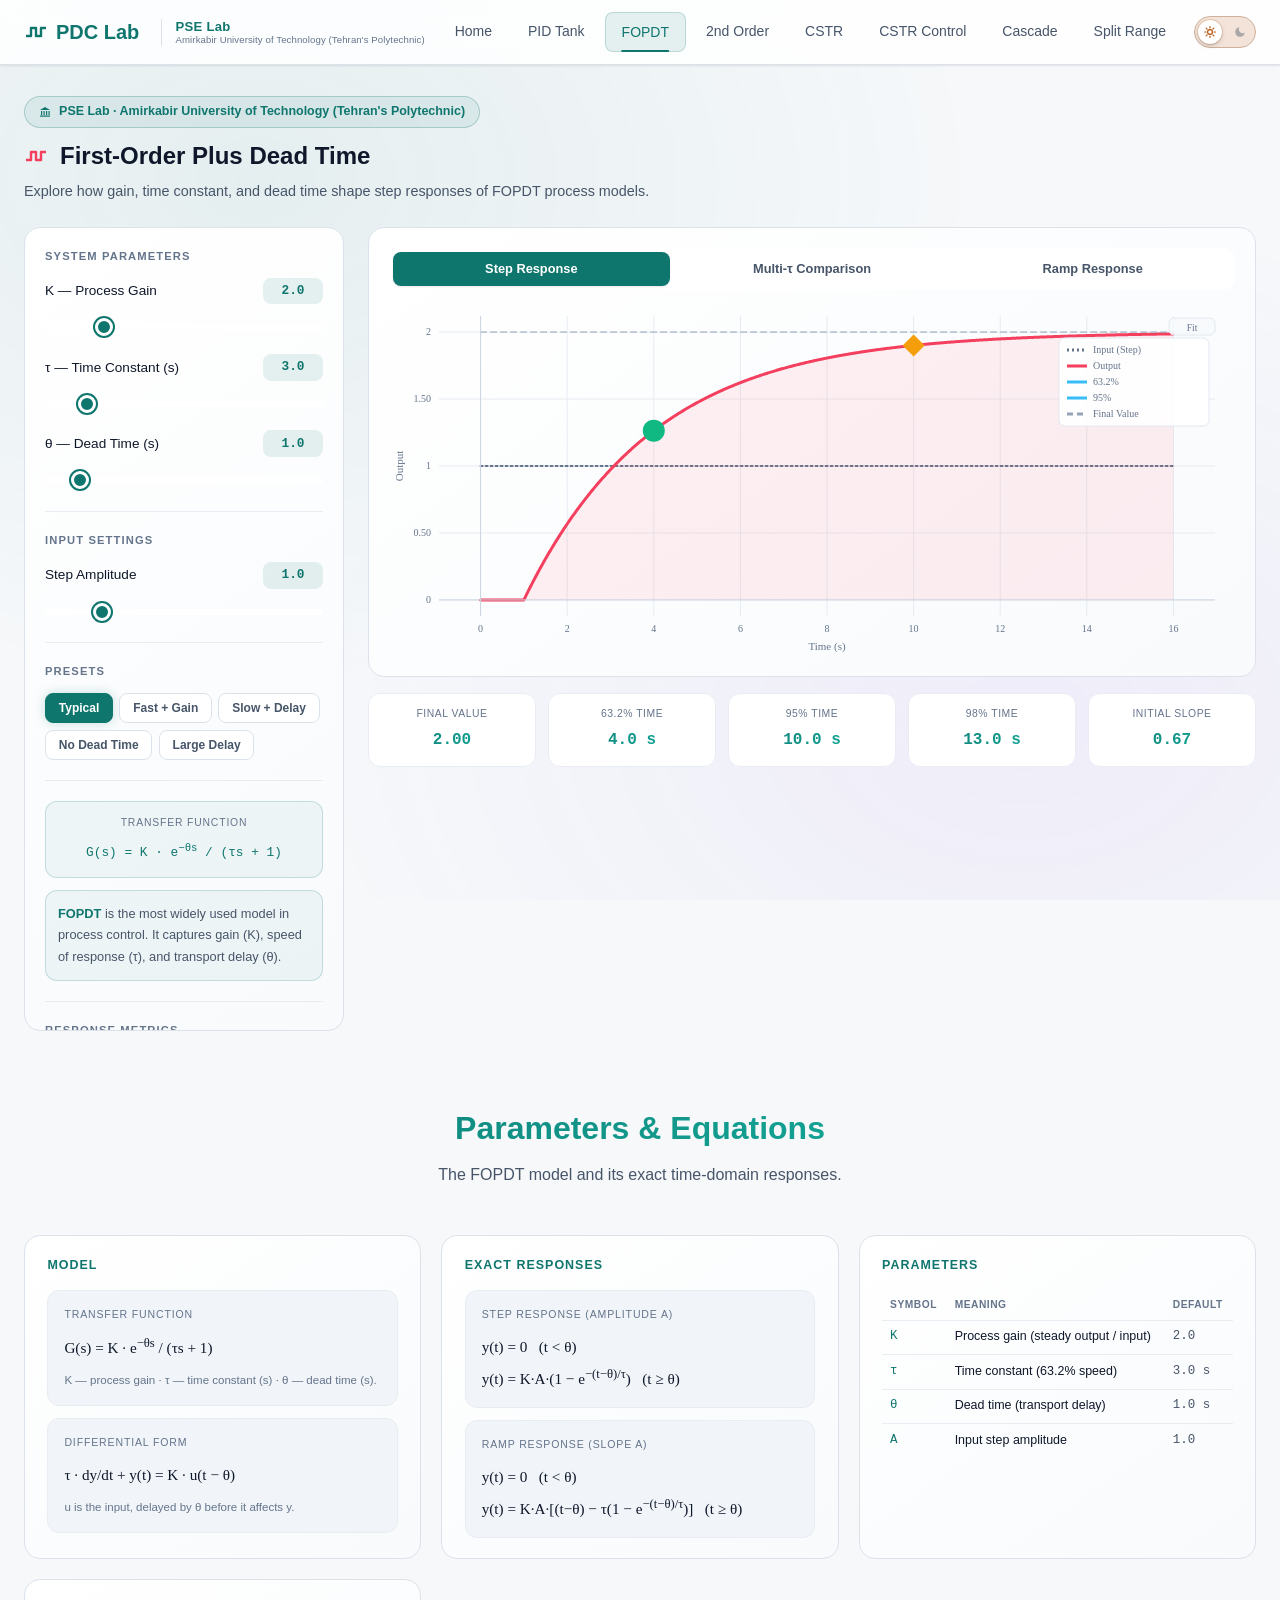
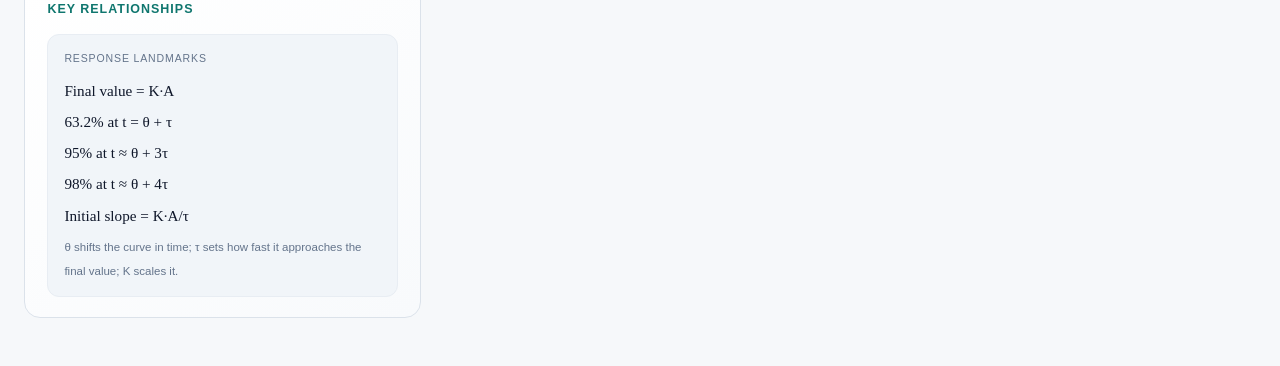
<file: fopdt.html>
﻿<!DOCTYPE html>
<html lang="en" data-theme="light">
<head>
    <meta charset="UTF-8">
    <meta name="viewport" content="width=device-width, initial-scale=1.0">
    <title>First-Order + Dead Time — PDC Lab</title>
    <link rel="stylesheet" href="styles.css">
    <script src="js/icons.js"></script>
    <script src="js/theme.js"></script>
    <script src="js/chart.js"></script>
</head>
<body>
    <nav class="navbar">
        <a href="index.html" class="nav-brand">
            <i class="fas fa-wave-square"></i>
            <span>PDC Lab</span>
        </a>
        <div class="nav-institution">
            <span class="ni-lab">PSE Lab</span>
            <span class="ni-school">Amirkabir University of Technology (Tehran's Polytechnic)</span>
        </div>
        <button class="mobile-menu-btn" id="mobile-menu-btn" aria-label="Toggle menu">
            <i class="fas fa-bars"></i>
        </button>
        <div class="nav-links" id="nav-links">
            <a href="index.html">Home</a>
            <a href="pid-tank.html">PID Tank</a>
            <a href="fopdt.html" class="active">FOPDT</a>
            <a href="second-order.html">2nd Order</a>
            <a href="cstr-runaway.html">CSTR</a>
            <a href="cstr-control.html">CSTR Control</a>
            <a href="cascade-control.html">Cascade</a>
            <a href="split-range-control.html">Split Range</a>
        </div>
        <!-- nav-fixed -->
        <button class="theme-toggle" id="theme-toggle" type="button"
                role="switch" aria-checked="false"
                aria-label="Switch to dark theme" title="Switch to dark theme">
            <i class="fas fa-moon icon-moon" aria-hidden="true"></i>
            <i class="fas fa-sun icon-sun" aria-hidden="true"></i>
        </button>
    </nav>

    <div class="example-page">
        <div class="page-header">
            <div class="page-institution"><i class="fas fa-university"></i> PSE Lab · Amirkabir University of Technology (Tehran's Polytechnic)</div>
            <h1><i class="fas fa-wave-square" style="color:#f43f5e;"></i> First-Order Plus Dead Time</h1>
            <p>Explore how gain, time constant, and dead time shape step responses of FOPDT process models.</p>
        </div>

        <div class="page-layout">
            <!-- Control Panel -->
            <div class="control-panel">
                <div class="panel-section">
                    <h3>System Parameters</h3>
                    <div class="slider-group">
                        <div class="slider-header">
                            <span class="slider-label">K — Process Gain</span>
                            <span class="slider-value" id="gain-val">2.0</span>
                        </div>
                        <input type="range" id="gain" min="0.1" max="10" step="0.1" value="2.0">
                    </div>
                    <div class="slider-group">
                        <div class="slider-header">
                            <span class="slider-label">τ — Time Constant (s)</span>
                            <span class="slider-value" id="tau-val">3.0</span>
                        </div>
                        <input type="range" id="tau" min="0.5" max="20" step="0.1" value="3.0">
                    </div>
                    <div class="slider-group">
                        <div class="slider-header">
                            <span class="slider-label">θ — Dead Time (s)</span>
                            <span class="slider-value" id="theta-val">1.0</span>
                        </div>
                        <input type="range" id="theta" min="0" max="10" step="0.1" value="1.0">
                    </div>
                </div>

                <div class="panel-section">
                    <h3>Input Settings</h3>
                    <div class="slider-group">
                        <div class="slider-header">
                            <span class="slider-label">Step Amplitude</span>
                            <span class="slider-value" id="amplitude-val">1.0</span>
                        </div>
                        <input type="range" id="amplitude" min="0.1" max="5" step="0.1" value="1.0">
                    </div>
                </div>

                <div class="panel-section">
                    <h3>Presets</h3>
                    <div class="preset-buttons">
                        <button class="preset-btn active" data-preset="typical">Typical</button>
                        <button class="preset-btn" data-preset="fast-gain">Fast + Gain</button>
                        <button class="preset-btn" data-preset="slow-delay">Slow + Delay</button>
                        <button class="preset-btn" data-preset="no-delay">No Dead Time</button>
                        <button class="preset-btn" data-preset="large-delay">Large Delay</button>
                    </div>
                </div>

                <div class="panel-section">
                    <div class="formula-box">
                        <span class="formula-label">Transfer Function</span>
                        G(s) = K · e<sup>−θs</sup> / (τs + 1)
                    </div>
                    <div class="info-box" style="margin-top:0.75rem;">
                        <strong>FOPDT</strong> is the most widely used model in process control. It captures gain (K), speed of response (τ), and transport delay (θ).
                    </div>
                </div>

                <div class="panel-section">
                    <h3>Response Metrics</h3>
                    <div class="formula-box" style="text-align:left;font-size:0.78rem;line-height:1.9;">
                        <span class="formula-label">Key Relationships</span>
                        63.2% at t = θ + τ<br>
                        95% at t ≈ θ + 3τ<br>
                        98% at t ≈ θ + 4τ<br>
                        Final value = K × Amplitude
                    </div>
                </div>
            </div>

            <!-- Charts -->
            <div>
                <div class="chart-container">
                    <div class="chart-tabs">
                        <button class="chart-tab active" data-chart="response">Step Response</button>
                        <button class="chart-tab" data-chart="comparison">Multi-τ Comparison</button>
                        <button class="chart-tab" data-chart="ramp">Ramp Response</button>
                    </div>
                    <div id="chart-response" class="chart-plot"></div>
                    <div id="chart-comparison" class="chart-plot" style="display:none;"></div>
                    <div id="chart-ramp" class="chart-plot" style="display:none;"></div>
                </div>

                <div class="metrics-row">
                    <div class="metric-card">
                        <div class="metric-label">Final Value</div>
                        <div class="metric-value" id="metric-final">2.00</div>
                    </div>
                    <div class="metric-card">
                        <div class="metric-label">63.2% Time</div>
                        <div class="metric-value" id="metric-63">4.0 s</div>
                    </div>
                    <div class="metric-card">
                        <div class="metric-label">95% Time</div>
                        <div class="metric-value" id="metric-95">10.0 s</div>
                    </div>
                    <div class="metric-card">
                        <div class="metric-label">98% Time</div>
                        <div class="metric-value" id="metric-98">13.0 s</div>
                    </div>
                    <div class="metric-card">
                        <div class="metric-label">Initial Slope</div>
                        <div class="metric-value" id="metric-slope">0.67</div>
                    </div>
                </div>
            </div>
        </div>
        <!-- Parameter & equation reference -->
        <section class="docs-section">
            <h2 class="section-title">Parameters &amp; Equations</h2>
            <p class="section-subtitle">The FOPDT model and its exact time-domain responses.</p>
            <div class="docs-grid">
                <div class="docs-card">
                    <h3>Model</h3>
                    <div class="equation">
                        <span class="eq-label">Transfer function</span>
                        G(s) = K · e<sup>−θs</sup> / (τs + 1)
                        <span class="eq-note">K — process gain · τ — time constant (s) · θ — dead time (s).</span>
                    </div>
                    <div class="equation">
                        <span class="eq-label">Differential form</span>
                        τ · dy/dt + y(t) = K · u(t − θ)
                        <span class="eq-note">u is the input, delayed by θ before it affects y.</span>
                    </div>
                </div>

                <div class="docs-card">
                    <h3>Exact Responses</h3>
                    <div class="equation">
                        <span class="eq-label">Step response (amplitude A)</span>
                        y(t) = 0 &nbsp; (t &lt; θ)<br>
                        y(t) = K·A·(1 − e<sup>−(t−θ)/τ</sup>) &nbsp; (t ≥ θ)
                    </div>
                    <div class="equation">
                        <span class="eq-label">Ramp response (slope A)</span>
                        y(t) = 0 &nbsp; (t &lt; θ)<br>
                        y(t) = K·A·[(t−θ) − τ(1 − e<sup>−(t−θ)/τ</sup>)] &nbsp; (t ≥ θ)
                    </div>
                </div>

                <div class="docs-card">
                    <h3>Parameters</h3>
                    <table class="param-table">
                        <tr><th>Symbol</th><th>Meaning</th><th>Default</th></tr>
                        <tr><td class="sym">K</td><td>Process gain (steady output / input)</td><td class="def">2.0</td></tr>
                        <tr><td class="sym">τ</td><td>Time constant (63.2% speed)</td><td class="def">3.0 s</td></tr>
                        <tr><td class="sym">θ</td><td>Dead time (transport delay)</td><td class="def">1.0 s</td></tr>
                        <tr><td class="sym">A</td><td>Input step amplitude</td><td class="def">1.0</td></tr>
                    </table>
                </div>

                <div class="docs-card">
                    <h3>Key Relationships</h3>
                    <div class="equation">
                        <span class="eq-label">Response landmarks</span>
                        Final value = K·A<br>
                        63.2% at t = θ + τ<br>
                        95% at t ≈ θ + 3τ<br>
                        98% at t ≈ θ + 4τ<br>
                        Initial slope = K·A/τ
                        <span class="eq-note">θ shifts the curve in time; τ sets how fast it approaches the final value; K scales it.</span>
                    </div>
                </div>
            </div>
        </section>
    </div>

    <script src="js/fopdt.js"></script>
    <script>
        document.getElementById('mobile-menu-btn').addEventListener('click', function() {
            document.getElementById('nav-links').classList.toggle('open');
            const icon = this.querySelector('i');
            icon.classList.toggle('fa-bars');
            icon.classList.toggle('fa-times');
        });
    </script>
</body>
</html>
</file>
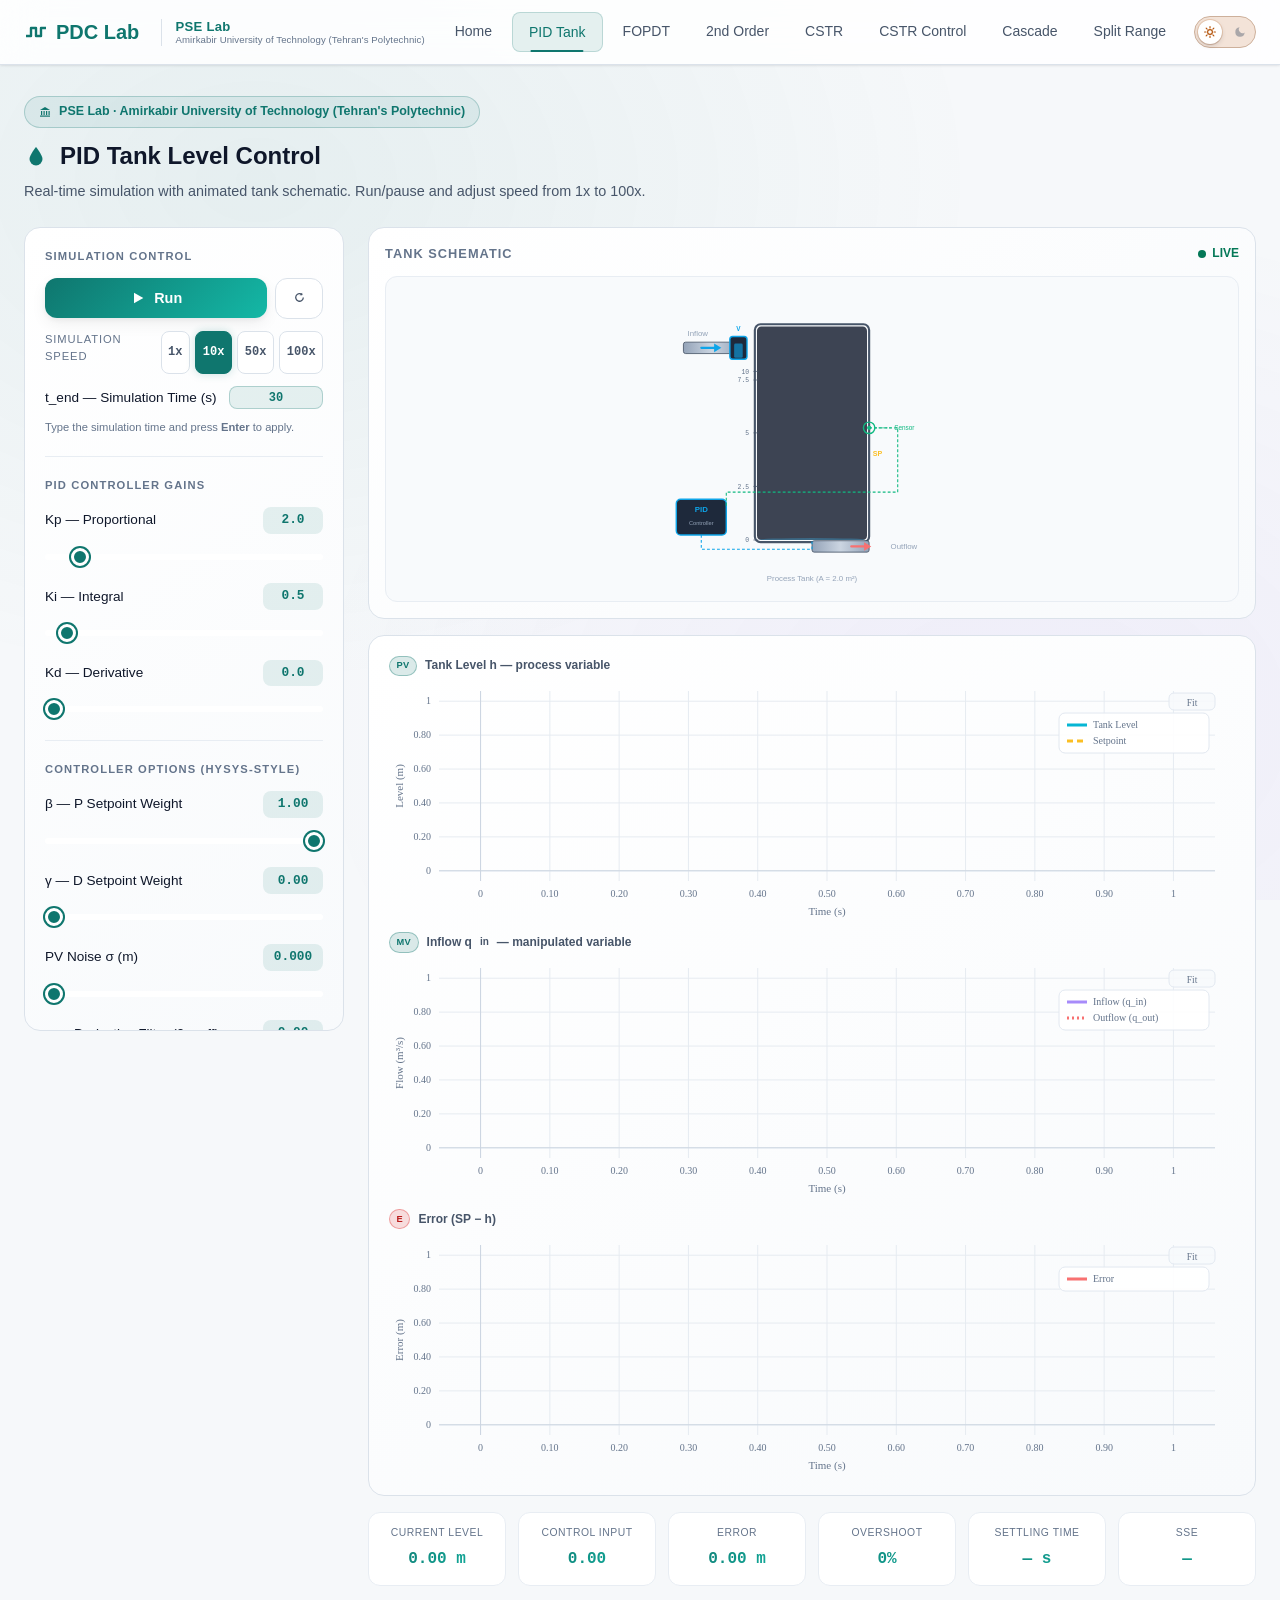
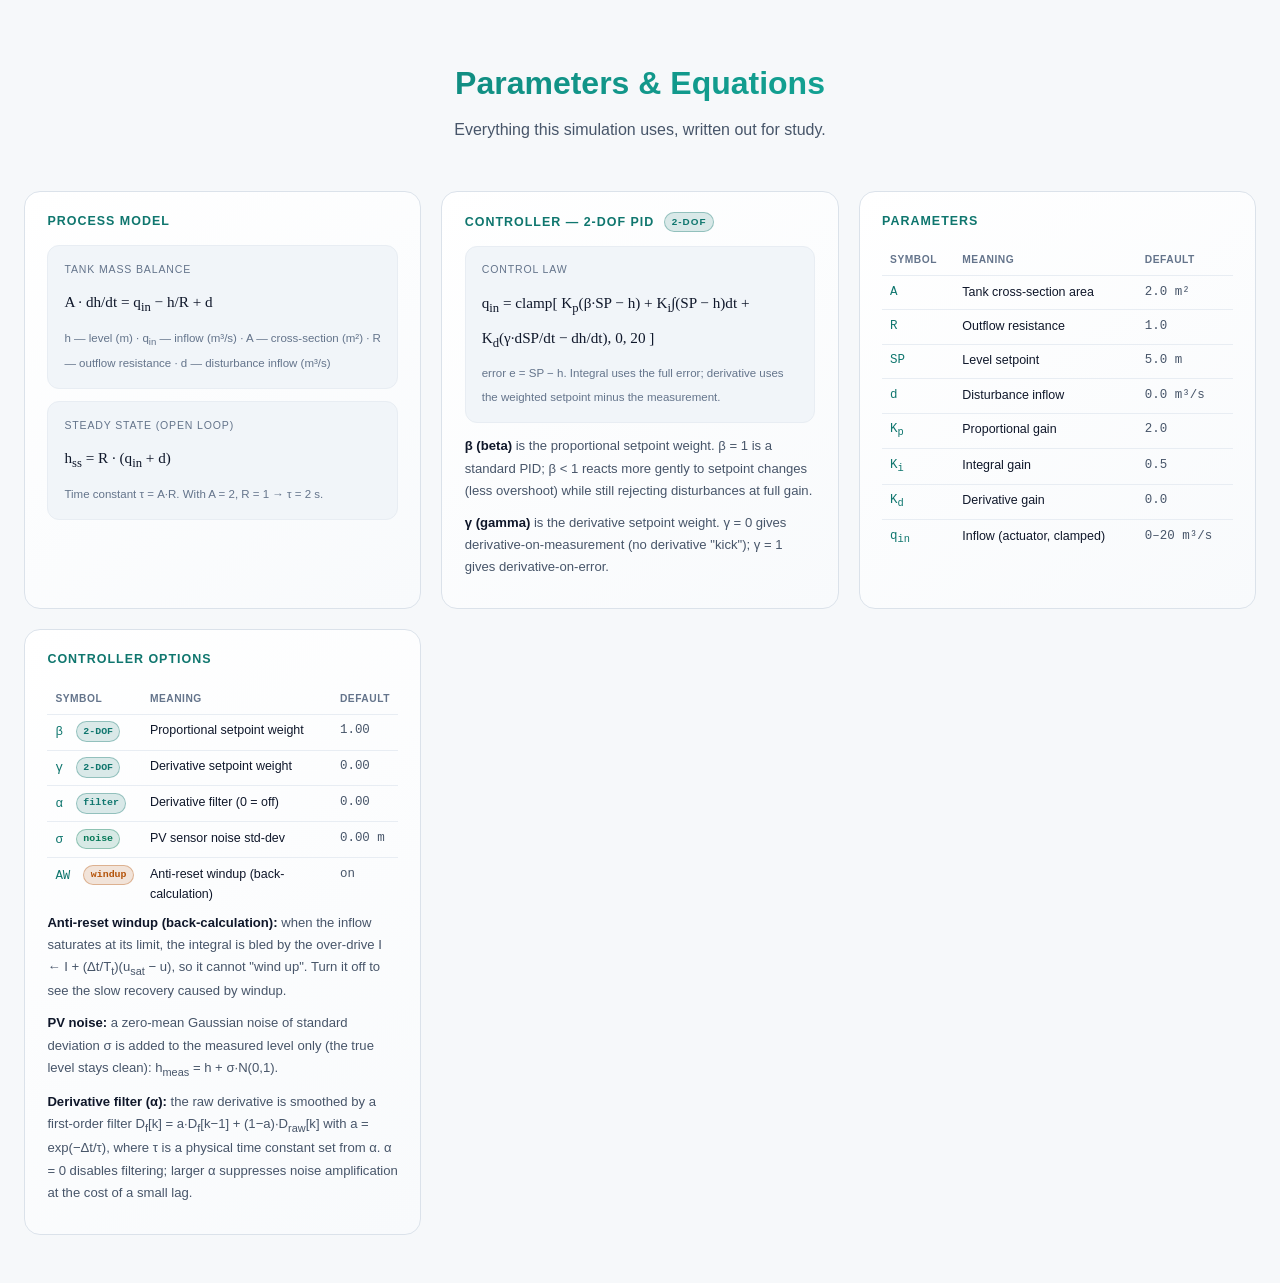
<file: pid-tank.html>
﻿<!DOCTYPE html>
<html lang="en" data-theme="light">
<head>
    <meta charset="UTF-8">
    <meta name="viewport" content="width=device-width, initial-scale=1.0">
    <title>PID Tank Level Control — PDC Lab</title>
    <link rel="stylesheet" href="styles.css">
    <script src="js/icons.js"></script>
    <script src="js/theme.js"></script>
    <script src="js/chart.js"></script>
</head>
<body>
    <nav class="navbar">
        <a href="index.html" class="nav-brand">
            <i class="fas fa-wave-square"></i>
            <span>PDC Lab</span>
        </a>
        <div class="nav-institution">
            <span class="ni-lab">PSE Lab</span>
            <span class="ni-school">Amirkabir University of Technology (Tehran's Polytechnic)</span>
        </div>
        <button class="mobile-menu-btn" id="mobile-menu-btn" aria-label="Toggle menu">
            <i class="fas fa-bars"></i>
        </button>
        <div class="nav-links" id="nav-links">
            <a href="index.html">Home</a>
            <a href="pid-tank.html" class="active">PID Tank</a>
            <a href="fopdt.html">FOPDT</a>
            <a href="second-order.html">2nd Order</a>
            <a href="cstr-runaway.html">CSTR</a>
            <a href="cstr-control.html">CSTR Control</a>
            <a href="cascade-control.html">Cascade</a>
            <a href="split-range-control.html">Split Range</a>
        </div>
        <!-- nav-fixed -->
        <button class="theme-toggle" id="theme-toggle" type="button"
                role="switch" aria-checked="false"
                aria-label="Switch to dark theme" title="Switch to dark theme">
            <i class="fas fa-moon icon-moon" aria-hidden="true"></i>
            <i class="fas fa-sun icon-sun" aria-hidden="true"></i>
        </button>
    </nav>

    <div class="example-page">
        <div class="page-header">
            <div class="page-institution"><i class="fas fa-university"></i> PSE Lab · Amirkabir University of Technology (Tehran's Polytechnic)</div>
            <h1><i class="fas fa-water" style="color:var(--primary);"></i> PID Tank Level Control</h1>
            <p>Real-time simulation with animated tank schematic. Run/pause and adjust speed from 1x to 100x.</p>
        </div>

        <div class="page-layout">
            <!-- Control Panel -->
            <div class="control-panel">
                <!-- Simulation Controls -->
                <div class="panel-section">
                    <h3>Simulation Control</h3>
                    <div class="sim-controls">
                        <button class="run-pause-btn" id="run-pause-btn">
                            <i class="fas fa-play" id="run-pause-icon"></i>
                            <span id="run-pause-text">Run</span>
                        </button>
                        <button class="reset-btn" id="reset-btn">
                            <i class="fas fa-redo-alt"></i>
                        </button>
                    </div>
                    <div class="speed-controls">
                        <label>Simulation Speed</label>
                        <button class="speed-btn" data-speed="1">1x</button>
                        <button class="speed-btn active" data-speed="10">10x</button>
                        <button class="speed-btn" data-speed="50">50x</button>
                        <button class="speed-btn" data-speed="100">100x</button>
                    </div>
                    <div class="slider-group" style="margin-top:0.75rem;">
                        <div class="slider-header">
                            <span class="slider-label">t_end — Simulation Time (s)</span>
                            <input type="number" id="tend" class="num-input" min="1" max="600" step="1" value="30" inputmode="decimal">
                        </div>
                        <p class="hint">Type the simulation time and press <strong>Enter</strong> to apply.</p>
                    </div>
                </div>

                <!-- PID Gains -->
                <div class="panel-section">
                    <h3>PID Controller Gains</h3>
                    <div class="slider-group">
                        <div class="slider-header">
                            <span class="slider-label">Kp — Proportional</span>
                            <span class="slider-value" id="kp-val">2.0</span>
                        </div>
                        <input type="range" id="kp" min="0" max="20" step="0.1" value="2.0">
                    </div>
                    <div class="slider-group">
                        <div class="slider-header">
                            <span class="slider-label">Ki — Integral</span>
                            <span class="slider-value" id="ki-val">0.5</span>
                        </div>
                        <input type="range" id="ki" min="0" max="10" step="0.05" value="0.5">
                    </div>
                    <div class="slider-group">
                        <div class="slider-header">
                            <span class="slider-label">Kd — Derivative</span>
                            <span class="slider-value" id="kd-val">0.0</span>
                        </div>
                        <input type="range" id="kd" min="0" max="10" step="0.05" value="0.0">
                    </div>
                </div>

                <!-- Controller Options -->
                <div class="panel-section">
                    <h3>Controller Options (HYSYS-style)</h3>
                    <div class="slider-group">
                        <div class="slider-header">
                            <span class="slider-label">β — P Setpoint Weight</span>
                            <span class="slider-value" id="beta-val">1.00</span>
                        </div>
                        <input type="range" id="beta" min="0" max="1" step="0.05" value="1">
                    </div>
                    <div class="slider-group">
                        <div class="slider-header">
                            <span class="slider-label">γ — D Setpoint Weight</span>
                            <span class="slider-value" id="gamma-val">0.00</span>
                        </div>
                        <input type="range" id="gamma" min="0" max="1" step="0.05" value="0">
                    </div>
                    <div class="slider-group">
                        <div class="slider-header">
                            <span class="slider-label">PV Noise σ (m)</span>
                            <span class="slider-value" id="noise-val">0.000</span>
                        </div>
                        <input type="range" id="noise" min="0" max="0.5" step="0.001" value="0">
                    </div>
                    <div class="slider-group">
                        <div class="slider-header">
                            <span class="slider-label">α — Derivative Filter (0 = off)</span>
                            <span class="slider-value" id="alpha-val">0.00</span>
                        </div>
                        <input type="range" id="alpha" min="0" max="0.95" step="0.05" value="0">
                    </div>
                    <label class="check-row">
                        <input type="checkbox" id="antiwindup" checked>
                        <span>Anti-reset windup (back-calculation)</span>
                    </label>
                    <p class="hint">β &lt; 1 softens the setpoint response (2-DOF). γ = 0 uses derivative-on-measurement. Turn windup off to see integral windup during saturation.</p>
                </div>

                <!-- System Settings -->
                <div class="panel-section">
                    <h3>System Settings</h3>
                    <div class="slider-group">
                        <div class="slider-header">
                            <span class="slider-label">Setpoint (m)</span>
                            <span class="slider-value" id="sp-val">5.0</span>
                        </div>
                        <input type="range" id="setpoint" min="0" max="10" step="0.1" value="5.0">
                    </div>
                    <div class="slider-group">
                        <div class="slider-header">
                            <span class="slider-label">Tank Area (m²)</span>
                            <span class="slider-value" id="area-val">2.0</span>
                        </div>
                        <input type="range" id="tank-area" min="0.5" max="5" step="0.1" value="2.0">
                    </div>
                    <div class="slider-group">
                        <div class="slider-header">
                            <span class="slider-label">Flow Resistance (R)</span>
                            <span class="slider-value" id="resistance-val">1.0</span>
                        </div>
                        <input type="range" id="resistance" min="0.2" max="5" step="0.1" value="1.0">
                    </div>
                    <div class="slider-group">
                        <div class="slider-header">
                            <span class="slider-label">Disturbance (m³/s)</span>
                            <span class="slider-value" id="dist-val">0.0</span>
                        </div>
                        <input type="range" id="disturbance" min="-2" max="2" step="0.1" value="0.0">
                    </div>
                </div>

                <!-- Setpoint Step -->
                <div class="panel-section">
                    <h3>Setpoint Step (live)</h3>
                    <div class="step-buttons">
                        <button class="step-btn" data-step="-1"><i class="fas fa-arrow-down"></i> 1 m</button>
                        <button class="step-btn" data-step="-0.5"><i class="fas fa-arrow-down"></i> 0.5 m</button>
                        <button class="step-btn" data-step="0.5"><i class="fas fa-arrow-up"></i> 0.5 m</button>
                        <button class="step-btn" data-step="1"><i class="fas fa-arrow-up"></i> 1 m</button>
                    </div>
                    <p class="hint">Step the setpoint while running to watch the transient response.</p>
                </div>

                <!-- Presets -->
                <div class="panel-section">
                    <h3>Presets</h3>
                    <div class="preset-buttons">
                        <button class="preset-btn" data-preset="p-only">P Only</button>
                        <button class="preset-btn" data-preset="pi">PI</button>
                        <button class="preset-btn active" data-preset="pid">PID</button>
                        <button class="preset-btn" data-preset="aggressive">Aggressive</button>
                        <button class="preset-btn" data-preset="conservative">Conservative</button>
                    </div>
                </div>

                <!-- Formula -->
                <div class="panel-section">
                    <div class="formula-box">
                        <span class="formula-label">Transfer Function</span>
                        G(s) = 1 / (A·s + 1/R)<br>
                        Controller: u = u<sub>bias</sub> + Kp(β·SP − h) + Ki·∫(SP − h)dt + Kd(γ·dSP/dt − dh/dt)
                    </div>
                </div>
            </div>

            <!-- Right Side: Schematic + Charts -->
            <div>
                <!-- Tank Schematic -->
                <div class="tank-schematic-container">
                    <div class="tank-schematic-header">
                        <h3>Tank Schematic</h3>
                        <div class="live-indicator">
                            <span class="live-dot"></span>
                            LIVE
                        </div>
                    </div>
                    <div class="tank-svg-wrapper">
                        <svg id="tank-svg" viewBox="0 0 400 420" xmlns="http://www.w3.org/2000/svg">
                            <defs>
                                <linearGradient id="waterGradient" x1="0%" y1="0%" x2="0%" y2="100%">
                                    <stop offset="0%" style="stop-color:#0ea5e9;stop-opacity:0.8" />
                                    <stop offset="100%" style="stop-color:#0369a1;stop-opacity:0.9" />
                                </linearGradient>
                                <linearGradient id="pipeGradient" x1="0%" y1="0%" x2="100%" y2="0%">
                                    <stop offset="0%" style="stop-color:var(--metal-1)" />
                                    <stop offset="50%" style="stop-color:var(--metal-2)" />
                                    <stop offset="100%" style="stop-color:var(--metal-1)" />
                                </linearGradient>
                                <filter id="glow">
                                    <feGaussianBlur stdDeviation="3" result="coloredBlur"/>
                                    <feMerge>
                                        <feMergeNode in="coloredBlur"/>
                                        <feMergeNode in="SourceGraphic"/>
                                    </feMerge>
                                </filter>
                            </defs>

                            <!-- Background -->
                            <rect x="0" y="0" width="400" height="420" fill="transparent"/>

                            <!-- Inflow Pipe (top left) -->
                            <rect x="20" y="80" width="80" height="16" rx="3" fill="url(#pipeGradient)" stroke="#334155" stroke-width="1"/>
                            <!-- Inflow arrow -->
                            <g id="inflow-arrow">
                                <line x1="45" y1="88" x2="65" y2="88" stroke="#0ea5e9" stroke-width="3" stroke-linecap="round"/>
                                <polygon points="63,82 73,88 63,94" fill="#0ea5e9"/>
                            </g>
                            <text x="40" y="72" fill="#94a3b8" font-size="11" font-family="Inter, sans-serif" text-anchor="middle">Inflow</text>

                            <!-- Controller Valve -->
                            <g id="controller-valve">
                                <rect x="85" y="72" width="24" height="32" rx="4" fill="#1e293b" stroke="#0ea5e9" stroke-width="2"/>
                                <rect id="valve-opening" x="91" y="82" width="12" height="20" rx="2" fill="#0ea5e9" opacity="0.6"/>
                                <text x="97" y="65" fill="#0ea5e9" font-size="9" font-family="Inter, sans-serif" text-anchor="middle" font-weight="600">V</text>
                            </g>

                            <!-- Tank Body -->
                            <rect x="120" y="55" width="160" height="305" rx="8" fill="none" stroke="#475569" stroke-width="3"/>
                            <rect x="123" y="58" width="154" height="299" rx="6" fill="rgba(15,23,42,0.8)"/>

                            <!-- Water Level -->
                            <clipPath id="tankClip">
                                <rect x="123" y="58" width="154" height="299" rx="6"/>
                            </clipPath>
                            <g clip-path="url(#tankClip)">
                                <rect id="water-level" x="123" y="357" width="154" height="0" fill="url(#waterGradient)"/>
                                <!-- Water wave animation -->
                                <ellipse id="water-wave" cx="200" cy="357" rx="77" ry="3" fill="rgba(56,189,248,0.3)">
                                    <animate attributeName="ry" values="2;4;2" dur="2s" repeatCount="indefinite"/>
                                </ellipse>
                            </g>

                            <!-- Tank Markings -->
                            <line x1="118" y1="357" x2="125" y2="357" stroke="#475569" stroke-width="1"/>
                            <text x="112" y="360" fill="#64748b" font-size="9" font-family="JetBrains Mono, monospace" text-anchor="end">0</text>

                            <line x1="118" y1="282" x2="125" y2="282" stroke="#475569" stroke-width="1"/>
                            <text x="112" y="285" fill="#64748b" font-size="9" font-family="JetBrains Mono, monospace" text-anchor="end">2.5</text>

                            <line x1="118" y1="207" x2="125" y2="207" stroke="#475569" stroke-width="1"/>
                            <text x="112" y="210" fill="#64748b" font-size="9" font-family="JetBrains Mono, monospace" text-anchor="end">5</text>

                            <line x1="118" y1="133" x2="125" y2="133" stroke="#475569" stroke-width="1"/>
                            <text x="112" y="136" fill="#64748b" font-size="9" font-family="JetBrains Mono, monospace" text-anchor="end">7.5</text>

                            <line x1="118" y1="121" x2="125" y2="121" stroke="#475569" stroke-width="1"/>
                            <text x="112" y="125" fill="#64748b" font-size="9" font-family="JetBrains Mono, monospace" text-anchor="end">10</text>

                            <!-- Setpoint Line -->
                            <line id="setpoint-line" x1="120" y1="237" x2="280" y2="237" stroke="#fbbf24" stroke-width="2" stroke-dasharray="6,4" filter="url(#glow)"/>
                            <text id="setpoint-label" x="285" y="240" fill="#fbbf24" font-size="10" font-family="Inter, sans-serif" font-weight="600">SP</text>

                            <!-- Outflow Pipe (bottom) -->
                            <rect x="200" y="358" width="80" height="16" rx="3" fill="url(#pipeGradient)" stroke="#334155" stroke-width="1"/>
                            <!-- Outflow arrow -->
                            <g id="outflow-arrow">
                                <line x1="255" y1="366" x2="275" y2="366" stroke="#f87171" stroke-width="3" stroke-linecap="round"/>
                                <polygon points="273,360 283,366 273,372" fill="#f87171"/>
                            </g>
                            <text x="310" y="370" fill="#94a3b8" font-size="11" font-family="Inter, sans-serif">Outflow</text>

                            <!-- Level Sensor -->
                            <circle cx="280" cy="200" r="8" fill="none" stroke="#10b981" stroke-width="2"/>
                            <circle cx="280" cy="200" r="3" fill="#10b981"/>
                            <line x1="288" y1="200" x2="310" y2="200" stroke="#10b981" stroke-width="1" stroke-dasharray="3,2"/>
                            <text x="315" y="203" fill="#10b981" font-size="9" font-family="Inter, sans-serif" font-weight="500">Sensor</text>

                            <!-- PID Controller Box -->
                            <rect x="10" y="300" width="70" height="50" rx="6" fill="#1e293b" stroke="#0ea5e9" stroke-width="2"/>
                            <text x="45" y="318" fill="#0ea5e9" font-size="11" font-family="Inter, sans-serif" text-anchor="middle" font-weight="700">PID</text>
                            <text x="45" y="336" fill="#94a3b8" font-size="8" font-family="Inter, sans-serif" text-anchor="middle">Controller</text>

                            <!-- Signal lines -->
                            <path d="M 280 200 L 320 200 L 320 290 L 80 290 L 80 310" stroke="#10b981" stroke-width="1.5" fill="none" stroke-dasharray="4,3"/>
                            <path d="M 45 350 L 45 370 L 200 370 L 200 358" stroke="#0ea5e9" stroke-width="1.5" fill="none" stroke-dasharray="4,3"/>

                            <!-- Tank Label -->
                            <text x="200" y="415" fill="#94a3b8" font-size="11" font-family="Inter, sans-serif" text-anchor="middle" font-weight="500">Process Tank (A = <tspan id="svg-tank-area">2.0</tspan> m²)</text>
                        </svg>
                    </div>
                </div>

                <!-- Charts: each MV directly below its PV -->
                <div class="chart-container">
                    <div class="chart-caption"><span class="tag-pv">PV</span> Tank Level h — process variable</div>
                    <div id="chart-tank" class="chart-plot stacked"></div>
                    <div class="chart-caption"><span class="tag-mv">MV</span> Inflow q<sub>in</sub> — manipulated variable</div>
                    <div id="chart-control" class="chart-plot stacked"></div>
                    <div class="chart-caption"><span class="tag-err">e</span> Error (SP − h)</div>
                    <div id="chart-error" class="chart-plot stacked"></div>
                </div>

                <!-- Metrics -->
                <div class="metrics-row">
                    <div class="metric-card">
                        <div class="metric-label">Current Level</div>
                        <div class="metric-value" id="metric-current">0.00 m</div>
                    </div>
                    <div class="metric-card">
                        <div class="metric-label">Control Input</div>
                        <div class="metric-value" id="metric-control">0.00</div>
                    </div>
                    <div class="metric-card">
                        <div class="metric-label">Error</div>
                        <div class="metric-value" id="metric-error">0.00 m</div>
                    </div>
                    <div class="metric-card">
                        <div class="metric-label">Overshoot</div>
                        <div class="metric-value" id="metric-overshoot">0%</div>
                    </div>
                    <div class="metric-card">
                        <div class="metric-label">Settling Time</div>
                        <div class="metric-value" id="metric-settling">— s</div>
                    </div>
                    <div class="metric-card">
                        <div class="metric-label">SSE</div>
                        <div class="metric-value" id="metric-sse">—</div>
                    </div>
                </div>
            </div>
        </div>
        <!-- Parameter & equation reference -->
        <section class="docs-section">
            <h2 class="section-title">Parameters &amp; Equations</h2>
            <p class="section-subtitle">Everything this simulation uses, written out for study.</p>
            <div class="docs-grid">
                <div class="docs-card">
                    <h3>Process Model</h3>
                    <div class="equation">
                        <span class="eq-label">Tank mass balance</span>
                        A · dh/dt = q<sub>in</sub> − h/R + d
                        <span class="eq-note">h — level (m) · q<sub>in</sub> — inflow (m³/s) · A — cross-section (m²) · R — outflow resistance · d — disturbance inflow (m³/s)</span>
                    </div>
                    <div class="equation">
                        <span class="eq-label">Steady state (open loop)</span>
                        h<sub>ss</sub> = R · (q<sub>in</sub> + d)
                        <span class="eq-note">Time constant τ = A·R. With A = 2, R = 1 → τ = 2 s.</span>
                    </div>
                </div>

                <div class="docs-card">
                    <h3>Controller — 2-DOF PID <span class="badge-eq two-dof">2-DOF</span></h3>
                    <div class="equation">
                        <span class="eq-label">Control law</span>
                        q<sub>in</sub> = clamp[ K<sub>p</sub>(β·SP − h) + K<sub>i</sub>∫(SP − h)dt + K<sub>d</sub>(γ·dSP/dt − dh/dt), 0, 20 ]
                        <span class="eq-note">error e = SP − h. Integral uses the full error; derivative uses the weighted setpoint minus the measurement.</span>
                    </div>
                    <p><strong>β (beta)</strong> is the proportional setpoint weight. β = 1 is a standard PID; β &lt; 1 reacts more gently to setpoint changes (less overshoot) while still rejecting disturbances at full gain.</p>
                    <p><strong>γ (gamma)</strong> is the derivative setpoint weight. γ = 0 gives derivative-on-measurement (no derivative "kick"); γ = 1 gives derivative-on-error.</p>
                </div>

                <div class="docs-card">
                    <h3>Parameters</h3>
                    <table class="param-table">
                        <tr><th>Symbol</th><th>Meaning</th><th>Default</th></tr>
                        <tr><td class="sym">A</td><td>Tank cross-section area</td><td class="def">2.0 m²</td></tr>
                        <tr><td class="sym">R</td><td>Outflow resistance</td><td class="def">1.0</td></tr>
                        <tr><td class="sym">SP</td><td>Level setpoint</td><td class="def">5.0 m</td></tr>
                        <tr><td class="sym">d</td><td>Disturbance inflow</td><td class="def">0.0 m³/s</td></tr>
                        <tr><td class="sym">K<sub>p</sub></td><td>Proportional gain</td><td class="def">2.0</td></tr>
                        <tr><td class="sym">K<sub>i</sub></td><td>Integral gain</td><td class="def">0.5</td></tr>
                        <tr><td class="sym">K<sub>d</sub></td><td>Derivative gain</td><td class="def">0.0</td></tr>
                        <tr><td class="sym">q<sub>in</sub></td><td>Inflow (actuator, clamped)</td><td class="def">0–20 m³/s</td></tr>
                    </table>
                </div>

                <div class="docs-card">
                    <h3>Controller Options</h3>
                    <table class="param-table">
                        <tr><th>Symbol</th><th>Meaning</th><th>Default</th></tr>
                        <tr><td class="sym">β <span class="badge-eq two-dof">2-DOF</span></td><td>Proportional setpoint weight</td><td class="def">1.00</td></tr>
                        <tr><td class="sym">γ <span class="badge-eq two-dof">2-DOF</span></td><td>Derivative setpoint weight</td><td class="def">0.00</td></tr>
                        <tr><td class="sym">α <span class="badge-eq filter">filter</span></td><td>Derivative filter (0 = off)</td><td class="def">0.00</td></tr>
                        <tr><td class="sym">σ <span class="badge-eq noise">noise</span></td><td>PV sensor noise std-dev</td><td class="def">0.00 m</td></tr>
                        <tr><td class="sym">AW <span class="badge-eq windup">windup</span></td><td>Anti-reset windup (back-calculation)</td><td class="def">on</td></tr>
                    </table>
                    <p><strong>Anti-reset windup (back-calculation):</strong> when the inflow saturates at its limit, the integral is bled by the over-drive I ← I + (Δt/T<sub>t</sub>)(u<sub>sat</sub> − u), so it cannot "wind up". Turn it off to see the slow recovery caused by windup.</p>
                    <p><strong>PV noise:</strong> a zero-mean Gaussian noise of standard deviation σ is added to the measured level only (the true level stays clean): h<sub>meas</sub> = h + σ·N(0,1).</p>
                    <p><strong>Derivative filter (α):</strong> the raw derivative is smoothed by a first-order filter D<sub>f</sub>[k] = a·D<sub>f</sub>[k−1] + (1−a)·D<sub>raw</sub>[k] with a = exp(−Δt/τ), where τ is a physical time constant set from α. α = 0 disables filtering; larger α suppresses noise amplification at the cost of a small lag.</p>
                </div>
            </div>
        </section>
    </div>

    <script src="js/pid-controller.js"></script>
    <script src="js/pid-tank.js"></script>
    <script>
        // Mobile menu
        document.getElementById('mobile-menu-btn').addEventListener('click', function() {
            document.getElementById('nav-links').classList.toggle('open');
            const icon = this.querySelector('i');
            icon.classList.toggle('fa-bars');
            icon.classList.toggle('fa-times');
        });
    </script>
</body>
</html>
</file>
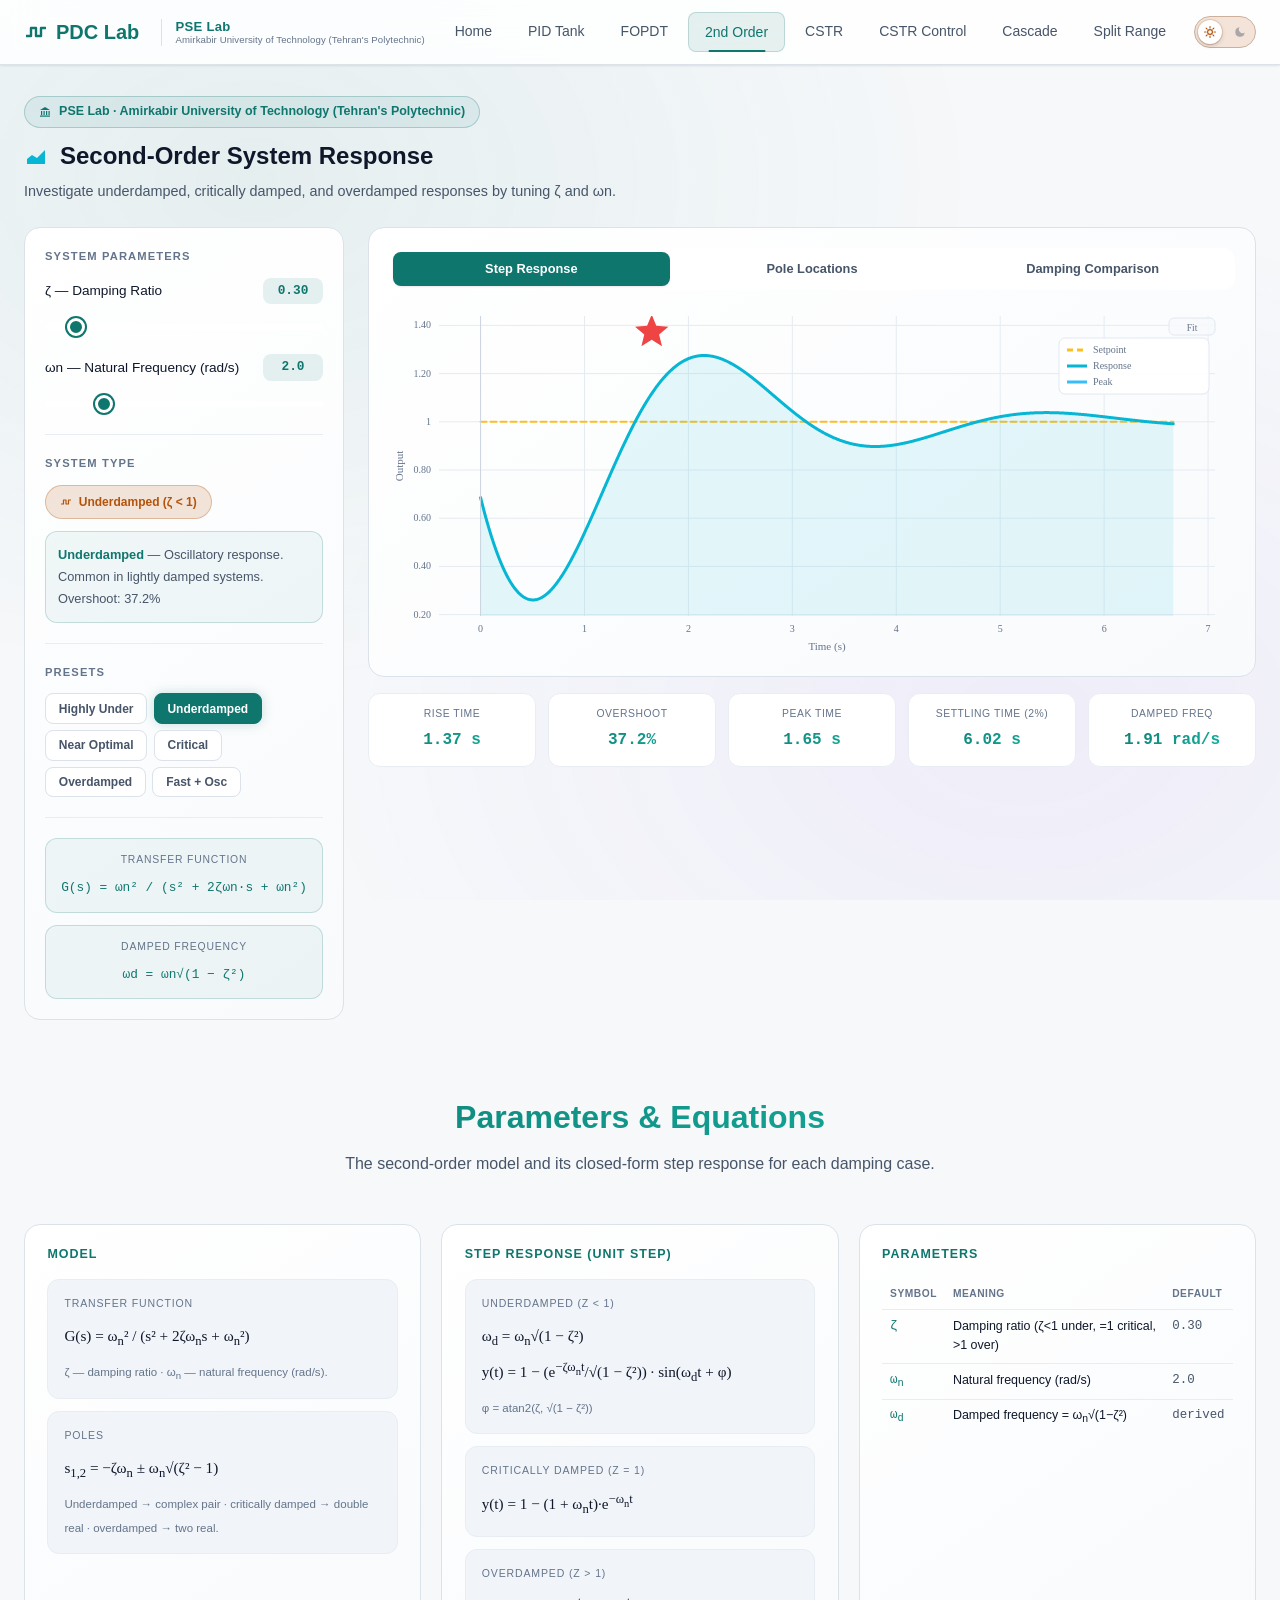
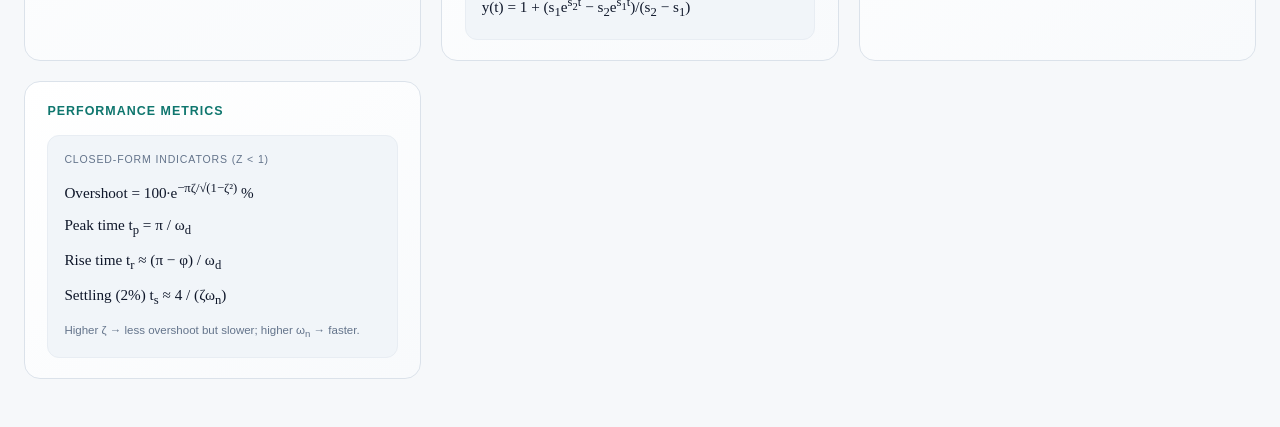
<file: second-order.html>
﻿<!DOCTYPE html>
<html lang="en" data-theme="light">
<head>
    <meta charset="UTF-8">
    <meta name="viewport" content="width=device-width, initial-scale=1.0">
    <title>Second-Order System Response — PDC Lab</title>
    <link rel="stylesheet" href="styles.css">
    <script src="js/icons.js"></script>
    <script src="js/theme.js"></script>
    <script src="js/chart.js"></script>
</head>
<body>
    <nav class="navbar">
        <a href="index.html" class="nav-brand">
            <i class="fas fa-wave-square"></i>
            <span>PDC Lab</span>
        </a>
        <div class="nav-institution">
            <span class="ni-lab">PSE Lab</span>
            <span class="ni-school">Amirkabir University of Technology (Tehran's Polytechnic)</span>
        </div>
        <button class="mobile-menu-btn" id="mobile-menu-btn" aria-label="Toggle menu">
            <i class="fas fa-bars"></i>
        </button>
        <div class="nav-links" id="nav-links">
            <a href="index.html">Home</a>
            <a href="pid-tank.html">PID Tank</a>
            <a href="fopdt.html">FOPDT</a>
            <a href="second-order.html" class="active">2nd Order</a>
            <a href="cstr-runaway.html">CSTR</a>
            <a href="cstr-control.html">CSTR Control</a>
            <a href="cascade-control.html">Cascade</a>
            <a href="split-range-control.html">Split Range</a>
        </div>
        <!-- nav-fixed -->
        <button class="theme-toggle" id="theme-toggle" type="button"
                role="switch" aria-checked="false"
                aria-label="Switch to dark theme" title="Switch to dark theme">
            <i class="fas fa-moon icon-moon" aria-hidden="true"></i>
            <i class="fas fa-sun icon-sun" aria-hidden="true"></i>
        </button>
    </nav>

    <div class="example-page">
        <div class="page-header">
            <div class="page-institution"><i class="fas fa-university"></i> PSE Lab · Amirkabir University of Technology (Tehran's Polytechnic)</div>
            <h1><i class="fas fa-chart-area" style="color:#06b6d4;"></i> Second-Order System Response</h1>
            <p>Investigate underdamped, critically damped, and overdamped responses by tuning ζ and ωn.</p>
        </div>

        <div class="page-layout">
            <!-- Control Panel -->
            <div class="control-panel">
                <div class="panel-section">
                    <h3>System Parameters</h3>
                    <div class="slider-group">
                        <div class="slider-header">
                            <span class="slider-label">ζ — Damping Ratio</span>
                            <span class="slider-value" id="zeta-val">0.30</span>
                        </div>
                        <input type="range" id="zeta" min="0.05" max="3" step="0.01" value="0.3">
                    </div>
                    <div class="slider-group">
                        <div class="slider-header">
                            <span class="slider-label">ωn — Natural Frequency (rad/s)</span>
                            <span class="slider-value" id="wn-val">2.0</span>
                        </div>
                        <input type="range" id="wn" min="0.1" max="10" step="0.1" value="2.0">
                    </div>
                </div>

                <div class="panel-section">
                    <h3>System Type</h3>
                    <div id="system-type" class="status-badge underdamped">
                        <i class="fas fa-wave-square"></i> Underdamped (ζ &lt; 1)
                    </div>
                    <div class="info-box" style="margin-top:0.75rem;" id="system-info">
                        <strong>Underdamped</strong> — The system oscillates before settling. Common in lightly damped mechanical and electrical systems.
                    </div>
                </div>

                <div class="panel-section">
                    <h3>Presets</h3>
                    <div class="preset-buttons">
                        <button class="preset-btn" data-preset="highly-under">Highly Under</button>
                        <button class="preset-btn active" data-preset="under">Underdamped</button>
                        <button class="preset-btn" data-preset="near-optimal">Near Optimal</button>
                        <button class="preset-btn" data-preset="critical">Critical</button>
                        <button class="preset-btn" data-preset="over">Overdamped</button>
                        <button class="preset-btn" data-preset="fast-osc">Fast + Osc</button>
                    </div>
                </div>

                <div class="panel-section">
                    <div class="formula-box">
                        <span class="formula-label">Transfer Function</span>
                        G(s) = ωn² / (s² + 2ζωn·s + ωn²)
                    </div>
                    <div class="formula-box" style="margin-top:0.75rem;">
                        <span class="formula-label">Damped Frequency</span>
                        ωd = ωn√(1 − ζ²)
                    </div>
                </div>
            </div>

            <!-- Charts -->
            <div>
                <div class="chart-container">
                    <div class="chart-tabs">
                        <button class="chart-tab active" data-chart="step">Step Response</button>
                        <button class="chart-tab" data-chart="poles">Pole Locations</button>
                        <button class="chart-tab" data-chart="damping">Damping Comparison</button>
                    </div>
                    <div id="chart-step" class="chart-plot"></div>
                    <div id="chart-poles" class="chart-plot" style="display:none;"></div>
                    <div id="chart-damping" class="chart-plot" style="display:none;"></div>
                </div>

                <div class="metrics-row">
                    <div class="metric-card">
                        <div class="metric-label">Rise Time</div>
                        <div class="metric-value" id="metric-rise">— s</div>
                    </div>
                    <div class="metric-card">
                        <div class="metric-label">Overshoot</div>
                        <div class="metric-value" id="metric-overshoot">— %</div>
                    </div>
                    <div class="metric-card">
                        <div class="metric-label">Peak Time</div>
                        <div class="metric-value" id="metric-peak-time">— s</div>
                    </div>
                    <div class="metric-card">
                        <div class="metric-label">Settling Time (2%)</div>
                        <div class="metric-value" id="metric-settling">— s</div>
                    </div>
                    <div class="metric-card">
                        <div class="metric-label">Damped Freq</div>
                        <div class="metric-value" id="metric-wd">— rad/s</div>
                    </div>
                </div>
            </div>
        </div>
        <!-- Parameter & equation reference -->
        <section class="docs-section">
            <h2 class="section-title">Parameters &amp; Equations</h2>
            <p class="section-subtitle">The second-order model and its closed-form step response for each damping case.</p>
            <div class="docs-grid">
                <div class="docs-card">
                    <h3>Model</h3>
                    <div class="equation">
                        <span class="eq-label">Transfer function</span>
                        G(s) = ω<sub>n</sub>² / (s² + 2ζω<sub>n</sub>s + ω<sub>n</sub>²)
                        <span class="eq-note">ζ — damping ratio · ω<sub>n</sub> — natural frequency (rad/s).</span>
                    </div>
                    <div class="equation">
                        <span class="eq-label">Poles</span>
                        s<sub>1,2</sub> = −ζω<sub>n</sub> ± ω<sub>n</sub>√(ζ² − 1)
                        <span class="eq-note">Underdamped → complex pair · critically damped → double real · overdamped → two real.</span>
                    </div>
                </div>

                <div class="docs-card">
                    <h3>Step Response (unit step)</h3>
                    <div class="equation">
                        <span class="eq-label">Underdamped (ζ &lt; 1)</span>
                        ω<sub>d</sub> = ω<sub>n</sub>√(1 − ζ²)<br>
                        y(t) = 1 − (e<sup>−ζω<sub>n</sub>t</sup>/√(1 − ζ²)) · sin(ω<sub>d</sub>t + φ)
                        <span class="eq-note">φ = atan2(ζ, √(1 − ζ²))</span>
                    </div>
                    <div class="equation">
                        <span class="eq-label">Critically damped (ζ = 1)</span>
                        y(t) = 1 − (1 + ω<sub>n</sub>t)·e<sup>−ω<sub>n</sub>t</sup>
                    </div>
                    <div class="equation">
                        <span class="eq-label">Overdamped (ζ &gt; 1)</span>
                        y(t) = 1 + (s<sub>1</sub>e<sup>s<sub>2</sub>t</sup> − s<sub>2</sub>e<sup>s<sub>1</sub>t</sup>)/(s<sub>2</sub> − s<sub>1</sub>)
                    </div>
                </div>

                <div class="docs-card">
                    <h3>Parameters</h3>
                    <table class="param-table">
                        <tr><th>Symbol</th><th>Meaning</th><th>Default</th></tr>
                        <tr><td class="sym">ζ</td><td>Damping ratio (ζ&lt;1 under, =1 critical, &gt;1 over)</td><td class="def">0.30</td></tr>
                        <tr><td class="sym">ω<sub>n</sub></td><td>Natural frequency (rad/s)</td><td class="def">2.0</td></tr>
                        <tr><td class="sym">ω<sub>d</sub></td><td>Damped frequency = ω<sub>n</sub>√(1−ζ²)</td><td class="def">derived</td></tr>
                    </table>
                </div>

                <div class="docs-card">
                    <h3>Performance Metrics</h3>
                    <div class="equation">
                        <span class="eq-label">Closed-form indicators (ζ &lt; 1)</span>
                        Overshoot = 100·e<sup>−πζ/√(1−ζ²)</sup> %<br>
                        Peak time t<sub>p</sub> = π / ω<sub>d</sub><br>
                        Rise time t<sub>r</sub> ≈ (π − φ) / ω<sub>d</sub><br>
                        Settling (2%) t<sub>s</sub> ≈ 4 / (ζω<sub>n</sub>)
                        <span class="eq-note">Higher ζ → less overshoot but slower; higher ω<sub>n</sub> → faster.</span>
                    </div>
                </div>
            </div>
        </section>
    </div>

    <script src="js/second-order.js"></script>
    <script>
        document.getElementById('mobile-menu-btn').addEventListener('click', function() {
            document.getElementById('nav-links').classList.toggle('open');
            const icon = this.querySelector('i');
            icon.classList.toggle('fa-bars');
            icon.classList.toggle('fa-times');
        });
    </script>
</body>
</html>
</file>
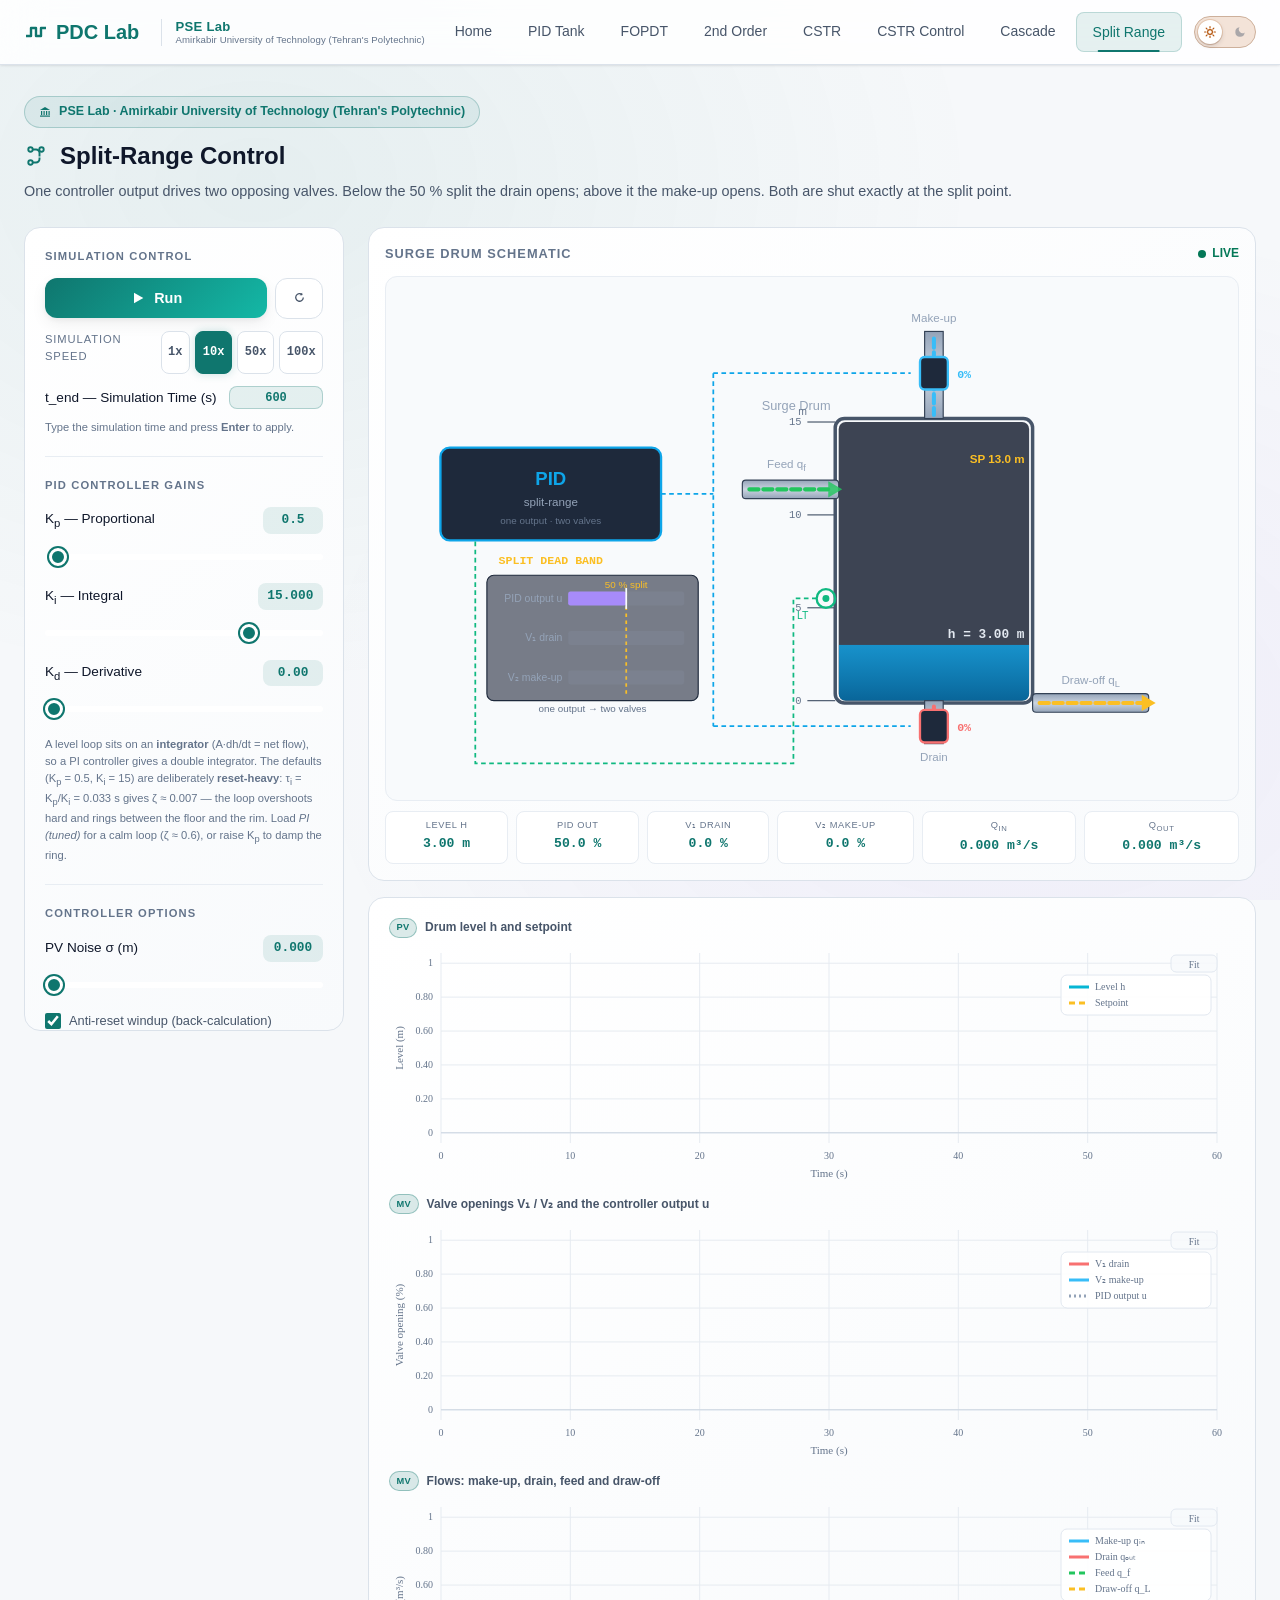
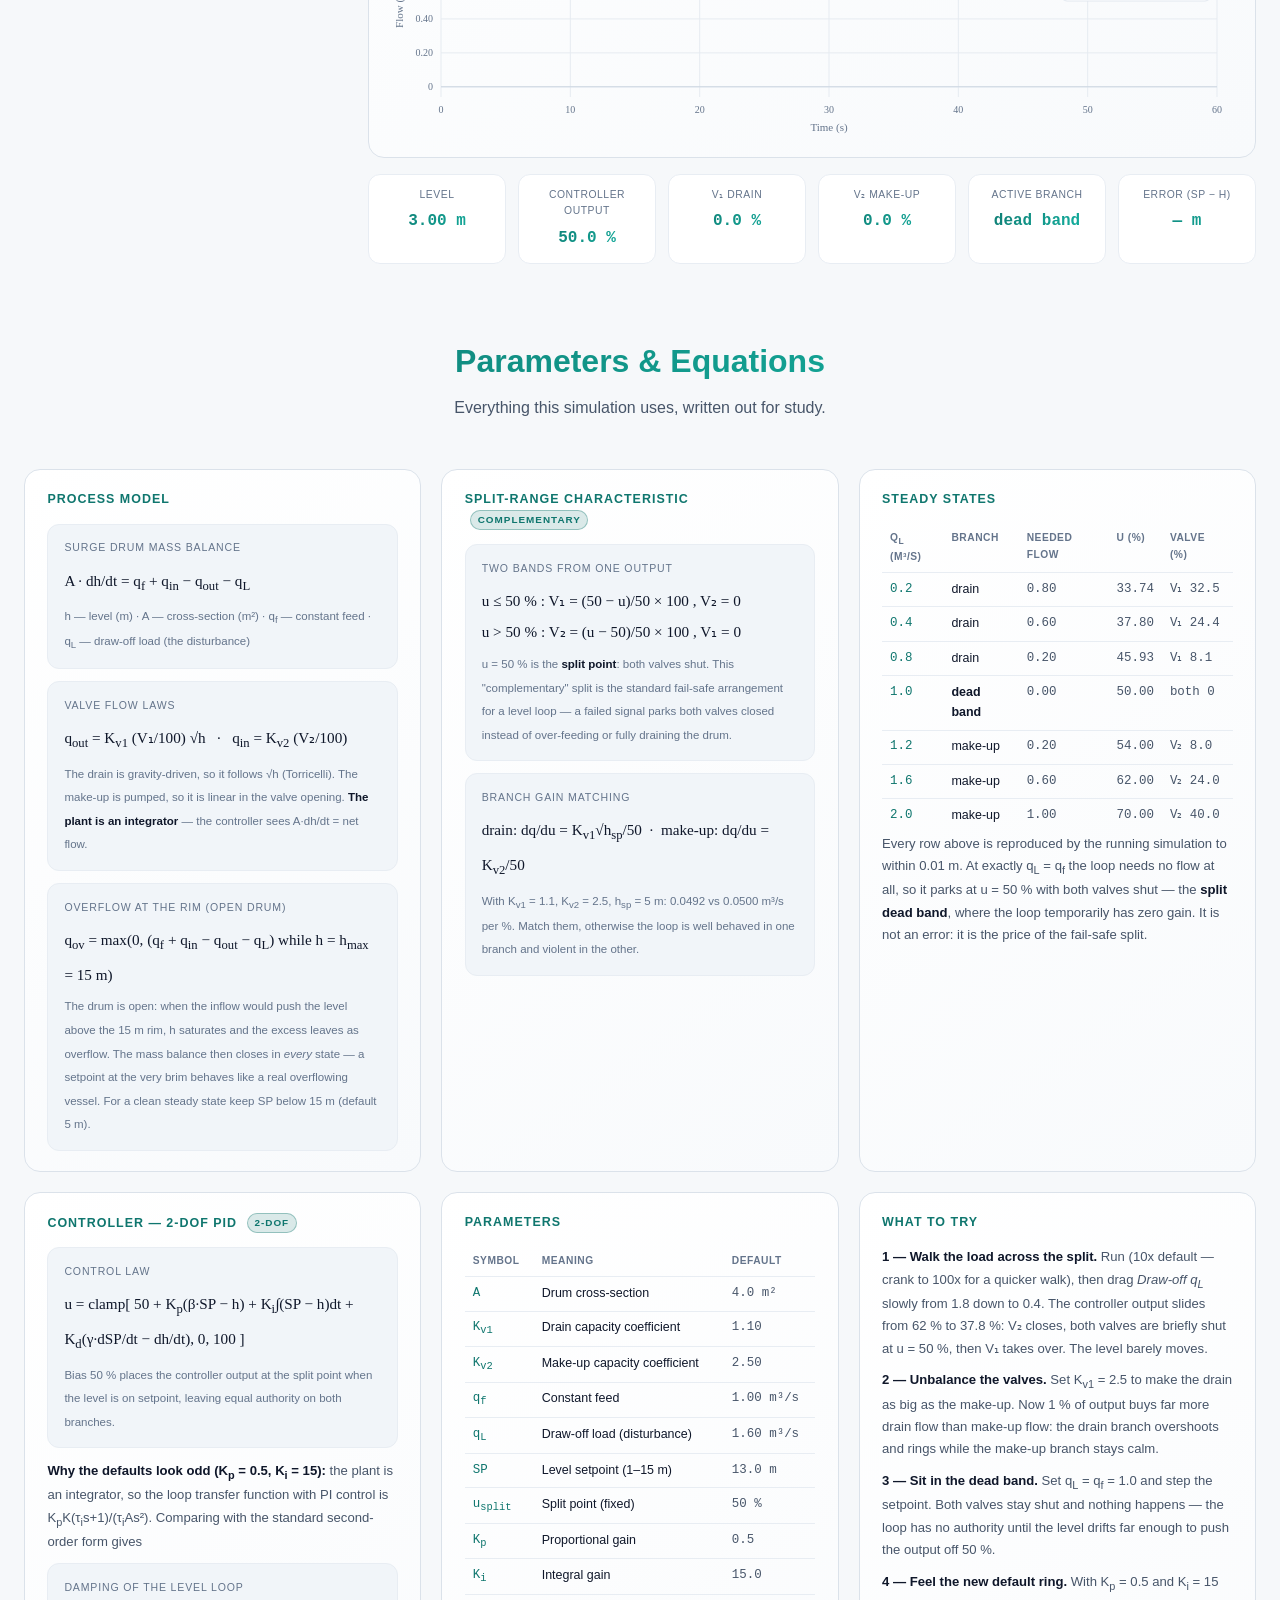
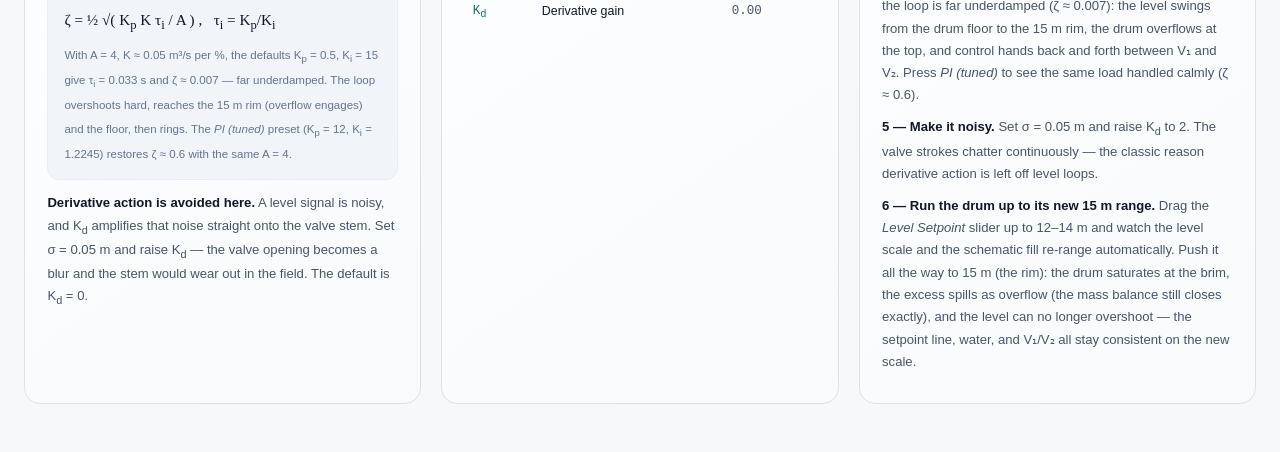
<file: split-range-control.html>
<!DOCTYPE html>
<html lang="en" data-theme="light">
<head>
    <meta charset="UTF-8">
    <meta name="viewport" content="width=device-width, initial-scale=1.0">
    <title>Split-Range Control — PDC Lab</title>
    <link rel="stylesheet" href="styles.css">
    <script src="js/icons.js"></script>
    <script src="js/theme.js"></script>
    <script src="js/chart.js"></script>
</head>
<body>
    <nav class="navbar">
        <a href="index.html" class="nav-brand">
            <i class="fas fa-wave-square"></i>
            <span>PDC Lab</span>
        </a>
        <div class="nav-institution">
            <span class="ni-lab">PSE Lab</span>
            <span class="ni-school">Amirkabir University of Technology (Tehran's Polytechnic)</span>
        </div>
        <button class="mobile-menu-btn" id="mobile-menu-btn" aria-label="Toggle menu">
            <i class="fas fa-bars"></i>
        </button>
        <div class="nav-links" id="nav-links">
            <a href="index.html">Home</a>
            <a href="pid-tank.html">PID Tank</a>
            <a href="fopdt.html">FOPDT</a>
            <a href="second-order.html">2nd Order</a>
            <a href="cstr-runaway.html">CSTR</a>
            <a href="cstr-control.html">CSTR Control</a>
            <a href="cascade-control.html">Cascade</a>
            <a href="split-range-control.html" class="active">Split Range</a>
        </div>
        <button class="theme-toggle" id="theme-toggle" type="button"
                role="switch" aria-checked="false"
                aria-label="Switch to dark theme" title="Switch to dark theme">
            <i class="fas fa-moon icon-moon" aria-hidden="true"></i>
            <i class="fas fa-sun icon-sun" aria-hidden="true"></i>
        </button>
    </nav>

    <div class="example-page">
        <div class="page-header">
            <div class="page-institution"><i class="fas fa-university"></i> PSE Lab · Amirkabir University of Technology (Tehran's Polytechnic)</div>
            <h1><i class="fas fa-code-branch" style="color:var(--primary);"></i> Split-Range Control</h1>
            <p>One controller output drives two opposing valves. Below the 50 % split the drain opens; above it the make-up opens. Both are shut exactly at the split point.</p>
        </div>

        <div class="page-layout">
            <!-- Control Panel -->
            <div class="control-panel">
                <!-- Simulation Controls -->
                <div class="panel-section">
                    <h3>Simulation Control</h3>
                    <div class="sim-controls">
                        <button class="run-pause-btn" id="run-pause-btn">
                            <i class="fas fa-play" id="run-pause-icon"></i>
                            <span id="run-pause-text">Run</span>
                        </button>
                        <button class="reset-btn" id="reset-btn" title="Reset">
                            <i class="fas fa-redo-alt"></i>
                        </button>
                    </div>
                    <div class="speed-controls">
                        <label>Simulation Speed</label>
                        <button class="speed-btn" data-speed="1">1x</button>
                        <button class="speed-btn active" data-speed="10">10x</button>
                        <button class="speed-btn" data-speed="50">50x</button>
                        <button class="speed-btn" data-speed="100">100x</button>
                    </div>
                    <div class="slider-group" style="margin-top:0.75rem;">
                        <div class="slider-header">
                            <span class="slider-label">t_end — Simulation Time (s)</span>
                            <input type="number" id="tend" class="num-input" min="10" max="5000" step="10" value="600" inputmode="decimal">
                        </div>
                        <p class="hint">Type the simulation time and press <strong>Enter</strong> to apply.</p>
                    </div>
                </div>

                <!-- PID Gains -->
                <div class="panel-section">
                    <h3>PID Controller Gains</h3>
                    <div class="slider-group">
                        <div class="slider-header">
                            <span class="slider-label">K<sub>p</sub> — Proportional</span>
                            <span class="slider-value" id="kp-val">0.5</span>
                        </div>
                        <input type="range" id="kp" min="0" max="30" step="0.5" value="0.5">
                    </div>
                    <div class="slider-group">
                        <div class="slider-header">
                            <span class="slider-label">K<sub>i</sub> — Integral</span>
                            <span class="slider-value" id="ki-val">15.000</span>
                        </div>
                        <input type="range" id="ki" min="0" max="20" step="0.005" value="15">
                    </div>
                    <div class="slider-group">
                        <div class="slider-header">
                            <span class="slider-label">K<sub>d</sub> — Derivative</span>
                            <span class="slider-value" id="kd-val">0.00</span>
                        </div>
                        <input type="range" id="kd" min="0" max="5" step="0.05" value="0">
                    </div>
                    <p class="hint">A level loop sits on an <strong>integrator</strong> (A·dh/dt = net flow), so a PI controller gives a double integrator. The defaults (K<sub>p</sub> = 0.5, K<sub>i</sub> = 15) are deliberately <strong>reset-heavy</strong>: τ<sub>i</sub> = K<sub>p</sub>/K<sub>i</sub> = 0.033 s gives ζ ≈ 0.007 — the loop overshoots hard and rings between the floor and the rim. Load <em>PI (tuned)</em> for a calm loop (ζ ≈ 0.6), or raise K<sub>p</sub> to damp the ring.</p>
                </div>

                <!-- Controller Options -->
                <div class="panel-section">
                    <h3>Controller Options</h3>
                    <div class="slider-group">
                        <div class="slider-header">
                            <span class="slider-label">PV Noise σ (m)</span>
                            <span class="slider-value" id="noise-val">0.000</span>
                        </div>
                        <input type="range" id="noise" min="0" max="0.2" step="0.001" value="0">
                    </div>
                    <label class="check-row">
                        <input type="checkbox" id="antiwindup" checked>
                        <span>Anti-reset windup (back-calculation)</span>
                    </label>
                    <p class="hint">Turn <strong>σ</strong> up with K<sub>d</sub> &gt; 0 to see why derivative action is avoided on a noisy level signal — the valve chatters.</p>
                </div>

                <!-- Split-Range Setup -->
                <div class="panel-section">
                    <h3>Split-Range Setup</h3>
                    <div class="slider-group">
                        <div class="slider-header">
                            <span class="slider-label">Level Setpoint (m)</span>
                            <span class="slider-value" id="sp-val">13.0</span>
                        </div>
                        <input type="range" id="setpoint" min="1" max="15" step="0.1" value="13">
                    </div>
                    <div class="slider-group">
                        <div class="slider-header">
                            <span class="slider-label">Drain Capacity K<sub>v1</sub></span>
                            <span class="slider-value" id="kv1-val">1.10</span>
                        </div>
                        <input type="range" id="kv1" min="0.4" max="2.5" step="0.02" value="1.1">
                    </div>
                    <div class="slider-group">
                        <div class="slider-header">
                            <span class="slider-label">Make-up Capacity K<sub>v2</sub></span>
                            <span class="slider-value" id="kv2-val">2.50</span>
                        </div>
                        <input type="range" id="kv2" min="0.4" max="4" step="0.02" value="2.5">
                    </div>
                    <p class="hint">The defaults are <strong>not</strong> authority-matched at the new setpoint: K<sub>v1</sub>√h<sub>sp</sub>/50 = 1.1·√13/50 ≈ 0.079 vs K<sub>v2</sub>/50 = 0.050 m³/s per %. The drain branch is ~1.6× stronger. To match them at h<sub>sp</sub> = 13 m, set K<sub>v2</sub> = K<sub>v1</sub>√13 ≈ 3.97, or K<sub>v1</sub> = K<sub>v2</sub>/√13 ≈ 0.69. Unbalanced branches behave differently in the two halves of the split.</p>
                </div>

                <!-- Drum & Load -->
                <div class="panel-section">
                    <h3>Surge Drum &amp; Load</h3>
                    <div class="slider-group">
                        <div class="slider-header">
                            <span class="slider-label">Drum Area A (m²)</span>
                            <span class="slider-value" id="area-val">4.0</span>
                        </div>
                        <input type="range" id="tank-area" min="1" max="8" step="0.1" value="4.0">
                    </div>
                    <div class="slider-group">
                        <div class="slider-header">
                            <span class="slider-label">Feed q<sub>f</sub> (m³/s)</span>
                            <span class="slider-value" id="qfeed-val">1.00</span>
                        </div>
                        <input type="range" id="qfeed" min="0" max="2" step="0.02" value="1.0">
                    </div>
                    <div class="slider-group">
                        <div class="slider-header">
                            <span class="slider-label">Draw-off q<sub>L</sub> (m³/s)</span>
                            <span class="slider-value" id="qload-val">1.60</span>
                        </div>
                        <input type="range" id="qload" min="0" max="2.5" step="0.02" value="1.6">
                    </div>
                    <p class="hint">This is the load disturbance. Drag it <strong>slowly across q<sub>L</sub> = q<sub>f</sub> = 1.0</strong> to hand control from V₂ to V₁ through the split dead band.</p>
                </div>

                <!-- Setpoint Step -->
                <div class="panel-section">
                    <h3>Setpoint Step (live)</h3>
                    <div class="step-buttons">
                        <button class="step-btn" data-step="-1"><i class="fas fa-arrow-down"></i> 1 m</button>
                        <button class="step-btn" data-step="-0.5"><i class="fas fa-arrow-down"></i> 0.5 m</button>
                        <button class="step-btn" data-step="0.5"><i class="fas fa-arrow-up"></i> 0.5 m</button>
                        <button class="step-btn" data-step="1"><i class="fas fa-arrow-up"></i> 1 m</button>
                    </div>
                    <p class="hint">Step the level setpoint while running and watch which valve takes the move.</p>
                </div>

                <!-- Presets -->
                <div class="panel-section">
                    <h3>Presets</h3>
                    <div class="preset-buttons">
                        <button class="preset-btn" data-preset="pOnly">P only</button>
                        <button class="preset-btn" data-preset="pi">PI (tuned)</button>
                        <button class="preset-btn" data-preset="sluggish">Sluggish</button>
                        <button class="preset-btn" data-preset="aggressive">Ringing</button>
                    </div>
                </div>

                <!-- Formula -->
                <div class="panel-section">
                    <div class="formula-box">
                        <span class="formula-label">Split-Range Characteristic</span>
                        u ≤ 50 % : V₁ = (50 − u)/50 × 100 , V₂ = 0<br>
                        u &gt; 50 % : V₂ = (u − 50)/50 × 100 , V₁ = 0
                    </div>
                </div>
            </div>

            <!-- Right Side: Schematic + Charts -->
            <div>
                <!-- Surge Drum Schematic -->
                <div class="tank-schematic-container">
                    <div class="tank-schematic-header">
                        <h3>Surge Drum Schematic</h3>
                        <div class="live-indicator">
                            <span class="live-dot"></span>
                            LIVE
                        </div>
                    </div>
                    <div class="tank-svg-wrapper">
                        <svg id="split-svg" viewBox="0 0 720 430" xmlns="http://www.w3.org/2000/svg">
                            <defs>
                                <linearGradient id="srWaterGradient" x1="0%" y1="0%" x2="0%" y2="100%">
                                    <stop offset="0%" style="stop-color:#0ea5e9;stop-opacity:0.8" />
                                    <stop offset="100%" style="stop-color:#0369a1;stop-opacity:0.9" />
                                </linearGradient>
                                <linearGradient id="srPipeGradient" x1="0%" y1="0%" x2="0%" y2="100%">
                                    <stop offset="0%" style="stop-color:var(--metal-1)" />
                                    <stop offset="50%" style="stop-color:var(--metal-2)" />
                                    <stop offset="100%" style="stop-color:var(--metal-1)" />
                                </linearGradient>
                                <filter id="srGlow">
                                    <feGaussianBlur stdDeviation="2.5" result="b"/>
                                    <feMerge><feMergeNode in="b"/><feMergeNode in="SourceGraphic"/></feMerge>
                                </filter>
                                <clipPath id="srTankClip">
                                    <rect x="383" y="118" width="164" height="240" rx="6"/>
                                </clipPath>
                            </defs>

                            <!-- ===== Surge drum ===== -->
                            <rect x="380" y="115" width="170" height="245" rx="8" fill="none" stroke="#475569" stroke-width="3"/>
                            <rect x="383" y="118" width="164" height="240" rx="6" fill="rgba(15,23,42,0.8)"/>
                            <g clip-path="url(#srTankClip)">
                                <rect id="water-level" x="383" y="358" width="164" height="0" fill="url(#srWaterGradient)"/>
                            </g>

                            <!-- Drum label (clear of the make-up riser at x = 457) -->
                            <text x="376" y="108" fill="#94a3b8" font-size="11" font-family="Inter, sans-serif" text-anchor="end" font-weight="500">Surge Drum</text>

                            <!-- Level scale, in its own gutter left of the drum -->
                            <text x="352" y="112" fill="#64748b" font-size="9" font-family="Inter, sans-serif" text-anchor="middle">m</text>
                            <line x1="356" y1="358" x2="380" y2="358" stroke="#475569" stroke-width="1"/>
                            <text x="351" y="361" fill="#64748b" font-size="9" font-family="JetBrains Mono, monospace" text-anchor="end">0</text>
                            <line x1="356" y1="278" x2="380" y2="278" stroke="#475569" stroke-width="1"/>
                            <text x="351" y="281" fill="#64748b" font-size="9" font-family="JetBrains Mono, monospace" text-anchor="end">5</text>
                            <line x1="356" y1="198" x2="380" y2="198" stroke="#475569" stroke-width="1"/>
                            <text x="351" y="201" fill="#64748b" font-size="9" font-family="JetBrains Mono, monospace" text-anchor="end">10</text>
                            <line x1="356" y1="118" x2="380" y2="118" stroke="#475569" stroke-width="1"/>
                            <text x="351" y="121" fill="#64748b" font-size="9" font-family="JetBrains Mono, monospace" text-anchor="end">15</text>

                            <!-- Level setpoint, drawn INSIDE the drum so the label stays in frame -->
                            <line id="setpoint-line" x1="383" y1="240.5" x2="547" y2="240.5" stroke="#fbbf24" stroke-width="2" stroke-dasharray="6,4" filter="url(#srGlow)"/>
                            <text id="setpoint-label" x="543" y="236" fill="#fbbf24" font-size="10" font-family="Inter, sans-serif" font-weight="600" text-anchor="end">SP 5.0 m</text>
                            <text id="svg-level-label" x="543" y="351" fill="#e2e8f0" font-size="11" font-family="JetBrains Mono, monospace" text-anchor="end" font-weight="600">h = 3.00 m</text>

                            <!-- ===== Feed (left, low) ===== -->
                            <rect x="300" y="168" width="83" height="16" rx="3" fill="url(#srPipeGradient)" stroke="#334155" stroke-width="1"/>
                            <line x1="306" y1="176" x2="375" y2="176" stroke="#22c55e" stroke-width="3.5" stroke-dasharray="8 4" class="flow-line"/>
                            <g id="feed-arrow">
                                <polygon points="374,169 386,176 374,183" fill="#22c55e"/>
                            </g>
                            <text x="338" y="158" fill="#94a3b8" font-size="10" font-family="Inter, sans-serif" text-anchor="middle">Feed q<tspan font-size="8" dy="2">f</tspan></text>

                            <!-- ===== Draw-off (bottom, right of the drain) ===== -->
                            <rect x="550" y="352" width="100" height="16" rx="3" fill="url(#srPipeGradient)" stroke="#334155" stroke-width="1"/>
                            <line x1="556" y1="360" x2="644" y2="360" stroke="#fbbf24" stroke-width="3.5" stroke-dasharray="8 4" class="flow-line"/>
                            <g id="draw-arrow">
                                <polygon points="644,353 656,360 644,367" fill="#fbbf24"/>
                            </g>
                            <text x="600" y="344" fill="#94a3b8" font-size="10" font-family="Inter, sans-serif" text-anchor="middle">Draw-off q<tspan font-size="8" dy="2">L</tspan></text>

                            <!-- ===== Make-up riser (top) with V2 ===== -->
                            <rect x="457" y="40" width="16" height="75" fill="url(#srPipeGradient)" stroke="#334155" stroke-width="1"/>
                            <line x1="465" y1="46" x2="465" y2="112" stroke="#38bdf8" stroke-width="3.5" stroke-dasharray="8 4" class="flow-line"/>
                            <g id="makeup-arrow">
                                <polygon points="458,72 465,84 472,72" fill="#38bdf8"/>
                            </g>
                            <rect x="453" y="62" width="24" height="28" rx="4" fill="#1e293b" stroke="#38bdf8" stroke-width="2"/>
                            <rect id="v2-stroke" x="457" y="87" width="16" height="0" rx="2" fill="#38bdf8" opacity="0.75"/>
                            <text x="465" y="32" fill="#94a3b8" font-size="10" font-family="Inter, sans-serif" text-anchor="middle">Make-up</text>
                            <text id="v2-open-label" x="485" y="80" fill="#38bdf8" font-size="10" font-family="JetBrains Mono, monospace" font-weight="600">0%</text>

                            <!-- ===== Drain (bottom) with V1 ===== -->
                            <rect x="457" y="358" width="16" height="37" fill="url(#srPipeGradient)" stroke="#334155" stroke-width="1"/>
                            <line x1="465" y1="363" x2="465" y2="392" stroke="#f87171" stroke-width="3.5" stroke-dasharray="8 4" class="flow-line"/>
                            <g id="drain-arrow">
                                <polygon points="458,376 465,388 472,376" fill="#f87171"/>
                            </g>
                            <rect x="453" y="366" width="24" height="28" rx="4" fill="#1e293b" stroke="#f87171" stroke-width="2"/>
                            <rect id="v1-stroke" x="457" y="391" width="16" height="0" rx="2" fill="#f87171" opacity="0.75"/>
                            <text x="465" y="410" fill="#94a3b8" font-size="10" font-family="Inter, sans-serif" text-anchor="middle">Drain</text>
                            <text id="v1-open-label" x="485" y="384" fill="#f87171" font-size="10" font-family="JetBrains Mono, monospace" font-weight="600">0%</text>

                            <!-- ===== Level transmitter (left wall) ===== -->
                            <circle cx="372" cy="270" r="8" fill="none" stroke="#10b981" stroke-width="2"/>
                            <circle cx="372" cy="270" r="3" fill="#10b981"/>
                            <text x="352" y="288" fill="#10b981" font-size="9" font-family="Inter, sans-serif" text-anchor="middle">LT</text>

                            <!-- ===== PID controller ===== -->
                            <rect x="40" y="140" width="190" height="80" rx="8" fill="#1e293b" stroke="#0ea5e9" stroke-width="2"/>
                            <text x="135" y="172" fill="#0ea5e9" font-size="16" font-family="Inter, sans-serif" text-anchor="middle" font-weight="700">PID</text>
                            <text x="135" y="190" fill="#94a3b8" font-size="10" font-family="Inter, sans-serif" text-anchor="middle">split-range</text>
                            <text x="135" y="206" fill="#64748b" font-size="8.5" font-family="Inter, sans-serif" text-anchor="middle">one output · two valves</text>

                            <!-- Signal: LT -> PID, routed below the splitter panel -->
                            <path d="M 364 270 L 344 270 L 344 412 L 70 412 L 70 220" stroke="#10b981" stroke-width="1.5" fill="none" stroke-dasharray="4,3"/>

                            <!-- Signal: PID -> both valves -->
                            <path d="M 230 180 H 275 M 275 76 V 380 M 275 76 H 445 M 275 380 H 445"
                                  stroke="#0ea5e9" stroke-width="1.5" fill="none" stroke-dasharray="4,3"/>

                            <!-- Branch annunciator -->
                            <text id="svg-branch-label" x="135" y="240" fill="#f87171" font-size="10" font-family="JetBrains Mono, monospace" text-anchor="middle" font-weight="700">SPLIT DEAD BAND</text>

                            <!-- ===== Split-range characteristic monitor ===== -->
                            <rect x="80" y="250" width="182" height="108" rx="6" fill="rgba(15,23,42,0.55)" stroke="#1e293b"/>
                            <text x="200" y="261" fill="#fbbf24" font-size="8.5" font-family="Inter, sans-serif" text-anchor="middle">50 % split</text>
                            <line x1="200" y1="265" x2="200" y2="352" stroke="#fbbf24" stroke-width="1.5" stroke-dasharray="3,3"/>

                            <text x="145" y="273" fill="#94a3b8" font-size="9" font-family="Inter, sans-serif" text-anchor="end">PID output u</text>
                            <rect x="150" y="264" width="100" height="12" rx="2" fill="rgba(148,163,184,0.12)"/>
                            <rect id="bar-u-fill" x="150" y="264" width="0" height="12" rx="2" fill="#a78bfa"/>
                            <line id="bar-u-needle" x1="150" y1="261" x2="150" y2="279" stroke="#f8fafc" stroke-width="1.5"/>

                            <text x="145" y="307" fill="#94a3b8" font-size="9" font-family="Inter, sans-serif" text-anchor="end">V₁ drain</text>
                            <rect x="150" y="298" width="100" height="12" rx="2" fill="rgba(148,163,184,0.12)"/>
                            <rect id="bar-v1-fill" x="150" y="298" width="0" height="12" rx="2" fill="#f87171"/>

                            <text x="145" y="341" fill="#94a3b8" font-size="9" font-family="Inter, sans-serif" text-anchor="end">V₂ make-up</text>
                            <rect x="150" y="332" width="100" height="12" rx="2" fill="rgba(148,163,184,0.12)"/>
                            <rect id="bar-v2-fill" x="150" y="332" width="0" height="12" rx="2" fill="#38bdf8"/>

                            <text x="171" y="368" fill="#64748b" font-size="8.5" font-family="Inter, sans-serif" text-anchor="middle">one output → two valves</text>
                        </svg>
                    </div>

                    <!-- Live readouts live outside the drawing -->
                    <div class="readout-row">
                        <div class="readout-chip">
                            <span class="rc-label">Level h</span>
                            <span class="rc-value" id="ro-h">3.00 m</span>
                        </div>
                        <div class="readout-chip">
                            <span class="rc-label">PID out</span>
                            <span class="rc-value" id="ro-u">50.0 %</span>
                        </div>
                        <div class="readout-chip">
                            <span class="rc-label">V₁ drain</span>
                            <span class="rc-value" id="ro-v1">0.0 %</span>
                        </div>
                        <div class="readout-chip">
                            <span class="rc-label">V₂ make-up</span>
                            <span class="rc-value" id="ro-v2">0.0 %</span>
                        </div>
                        <div class="readout-chip">
                            <span class="rc-label">q<sub>in</sub></span>
                            <span class="rc-value" id="ro-qin">0.000 m³/s</span>
                        </div>
                        <div class="readout-chip">
                            <span class="rc-label">q<sub>out</sub></span>
                            <span class="rc-value" id="ro-qout">0.000 m³/s</span>
                        </div>
                    </div>
                </div>

                <!-- Charts: MV directly below its PV -->
                <div class="chart-container">
                    <div class="chart-caption"><span class="tag-pv">PV</span> Drum level h and setpoint</div>
                    <div id="chart-level" class="chart-plot stacked"></div>
                    <div class="chart-caption"><span class="tag-mv">MV</span> Valve openings V₁ / V₂ and the controller output u</div>
                    <div id="chart-valves" class="chart-plot stacked"></div>
                    <div class="chart-caption"><span class="tag-mv">MV</span> Flows: make-up, drain, feed and draw-off</div>
                    <div id="chart-flows" class="chart-plot stacked"></div>
                </div>

                <!-- Metrics -->
                <div class="metrics-row">
                    <div class="metric-card">
                        <div class="metric-label">Level</div>
                        <div class="metric-value" id="metric-level">3.00 m</div>
                    </div>
                    <div class="metric-card">
                        <div class="metric-label">Controller Output</div>
                        <div class="metric-value" id="metric-pid">50.0 %</div>
                    </div>
                    <div class="metric-card">
                        <div class="metric-label">V₁ Drain</div>
                        <div class="metric-value" id="metric-v1">0.0 %</div>
                    </div>
                    <div class="metric-card">
                        <div class="metric-label">V₂ Make-up</div>
                        <div class="metric-value" id="metric-v2">0.0 %</div>
                    </div>
                    <div class="metric-card">
                        <div class="metric-label">Active Branch</div>
                        <div class="metric-value" id="metric-branch">dead band</div>
                    </div>
                    <div class="metric-card">
                        <div class="metric-label">Error (SP − h)</div>
                        <div class="metric-value" id="metric-sse">+2.000 m</div>
                    </div>
                </div>
            </div>
        </div>

        <!-- Parameter & equation reference -->
        <section class="docs-section">
            <h2 class="section-title">Parameters &amp; Equations</h2>
            <p class="section-subtitle">Everything this simulation uses, written out for study.</p>
            <div class="docs-grid">
                <div class="docs-card">
                    <h3>Process Model</h3>
                    <div class="equation">
                        <span class="eq-label">Surge drum mass balance</span>
                        A · dh/dt = q<sub>f</sub> + q<sub>in</sub> − q<sub>out</sub> − q<sub>L</sub>
                        <span class="eq-note">h — level (m) · A — cross-section (m²) · q<sub>f</sub> — constant feed · q<sub>L</sub> — draw-off load (the disturbance)</span>
                    </div>
                    <div class="equation">
                        <span class="eq-label">Valve flow laws</span>
                        q<sub>out</sub> = K<sub>v1</sub> (V₁/100) √h &nbsp;&nbsp;·&nbsp;&nbsp; q<sub>in</sub> = K<sub>v2</sub> (V₂/100)
                        <span class="eq-note">The drain is gravity-driven, so it follows √h (Torricelli). The make-up is pumped, so it is linear in the valve opening. <strong>The plant is an integrator</strong> — the controller sees A·dh/dt = net flow.</span>
                    </div>
                    <div class="equation">
                        <span class="eq-label">Overflow at the rim (open drum)</span>
                        q<sub>ov</sub> = max(0, (q<sub>f</sub> + q<sub>in</sub> − q<sub>out</sub> − q<sub>L</sub>) while h = h<sub>max</sub> = 15 m)
                        <span class="eq-note">The drum is open: when the inflow would push the level above the 15 m rim, h saturates and the excess leaves as overflow. The mass balance then closes in <em>every</em> state — a setpoint at the very brim behaves like a real overflowing vessel. For a clean steady state keep SP below 15 m (default 5 m).</span>
                    </div>
                </div>

                <div class="docs-card">
                    <h3>Split-Range Characteristic <span class="badge-eq two-dof">complementary</span></h3>
                    <div class="equation">
                        <span class="eq-label">Two bands from one output</span>
                        u ≤ 50 % : V₁ = (50 − u)/50 × 100 , V₂ = 0<br>
                        u &gt; 50 % : V₂ = (u − 50)/50 × 100 , V₁ = 0
                        <span class="eq-note">u = 50 % is the <strong>split point</strong>: both valves shut. This "complementary" split is the standard fail-safe arrangement for a level loop — a failed signal parks both valves closed instead of over-feeding or fully draining the drum.</span>
                    </div>
                    <div class="equation">
                        <span class="eq-label">Branch gain matching</span>
                        drain: dq/du = K<sub>v1</sub>√h<sub>sp</sub>/50 &nbsp;·&nbsp; make-up: dq/du = K<sub>v2</sub>/50
                        <span class="eq-note">With K<sub>v1</sub> = 1.1, K<sub>v2</sub> = 2.5, h<sub>sp</sub> = 5 m: 0.0492 vs 0.0500 m³/s per %. Match them, otherwise the loop is well behaved in one branch and violent in the other.</span>
                    </div>
                </div>

                <div class="docs-card">
                    <h3>Steady States</h3>
                    <table class="param-table">
                        <tr><th>q<sub>L</sub> (m³/s)</th><th>Branch</th><th>Needed flow</th><th>u (%)</th><th>Valve (%)</th></tr>
                        <tr><td class="sym">0.2</td><td>drain</td><td class="def">0.80</td><td class="def">33.74</td><td class="def">V₁ 32.5</td></tr>
                        <tr><td class="sym">0.4</td><td>drain</td><td class="def">0.60</td><td class="def">37.80</td><td class="def">V₁ 24.4</td></tr>
                        <tr><td class="sym">0.8</td><td>drain</td><td class="def">0.20</td><td class="def">45.93</td><td class="def">V₁ 8.1</td></tr>
                        <tr><td class="sym">1.0</td><td><strong>dead band</strong></td><td class="def">0.00</td><td class="def">50.00</td><td class="def">both 0</td></tr>
                        <tr><td class="sym">1.2</td><td>make-up</td><td class="def">0.20</td><td class="def">54.00</td><td class="def">V₂ 8.0</td></tr>
                        <tr><td class="sym">1.6</td><td>make-up</td><td class="def">0.60</td><td class="def">62.00</td><td class="def">V₂ 24.0</td></tr>
                        <tr><td class="sym">2.0</td><td>make-up</td><td class="def">1.00</td><td class="def">70.00</td><td class="def">V₂ 40.0</td></tr>
                    </table>
                    <p>Every row above is reproduced by the running simulation to within 0.01 m. At exactly q<sub>L</sub> = q<sub>f</sub> the loop needs no flow at all, so it parks at u = 50 % with both valves shut — the <strong>split dead band</strong>, where the loop temporarily has zero gain. It is not an error: it is the price of the fail-safe split.</p>
                </div>

                <div class="docs-card">
                    <h3>Controller — 2-DOF PID <span class="badge-eq two-dof">2-DOF</span></h3>
                    <div class="equation">
                        <span class="eq-label">Control law</span>
                        u = clamp[ 50 + K<sub>p</sub>(β·SP − h) + K<sub>i</sub>∫(SP − h)dt + K<sub>d</sub>(γ·dSP/dt − dh/dt), 0, 100 ]
                        <span class="eq-note">Bias 50 % places the controller output at the split point when the level is on setpoint, leaving equal authority on both branches.</span>
                    </div>
                    <p><strong>Why the defaults look odd (K<sub>p</sub> = 0.5, K<sub>i</sub> = 15):</strong> the plant is an integrator, so the loop transfer function with PI control is K<sub>p</sub>K(τ<sub>i</sub>s+1)/(τ<sub>i</sub>As²). Comparing with the standard second-order form gives</p>
                    <div class="equation">
                        <span class="eq-label">Damping of the level loop</span>
                        ζ = ½ √( K<sub>p</sub> K τ<sub>i</sub> / A ) , &nbsp; τ<sub>i</sub> = K<sub>p</sub>/K<sub>i</sub>
                        <span class="eq-note">With A = 4, K ≈ 0.05 m³/s per %, the defaults K<sub>p</sub> = 0.5, K<sub>i</sub> = 15 give τ<sub>i</sub> = 0.033 s and ζ ≈ 0.007 — far underdamped. The loop overshoots hard, reaches the 15 m rim (overflow engages) and the floor, then rings. The <em>PI (tuned)</em> preset (K<sub>p</sub> = 12, K<sub>i</sub> = 1.2245) restores ζ ≈ 0.6 with the same A = 4.</span>
                    </div>
                    <p><strong>Derivative action is avoided here.</strong> A level signal is noisy, and K<sub>d</sub> amplifies that noise straight onto the valve stem. Set σ = 0.05 m and raise K<sub>d</sub> — the valve opening becomes a blur and the stem would wear out in the field. The default is K<sub>d</sub> = 0.</p>
                </div>

                <div class="docs-card">
                    <h3>Parameters</h3>
                    <table class="param-table">
                        <tr><th>Symbol</th><th>Meaning</th><th>Default</th></tr>
                        <tr><td class="sym">A</td><td>Drum cross-section</td><td class="def">4.0 m²</td></tr>
                        <tr><td class="sym">K<sub>v1</sub></td><td>Drain capacity coefficient</td><td class="def">1.10</td></tr>
                        <tr><td class="sym">K<sub>v2</sub></td><td>Make-up capacity coefficient</td><td class="def">2.50</td></tr>
                        <tr><td class="sym">q<sub>f</sub></td><td>Constant feed</td><td class="def">1.00 m³/s</td></tr>
                        <tr><td class="sym">q<sub>L</sub></td><td>Draw-off load (disturbance)</td><td class="def">1.60 m³/s</td></tr>
                        <tr><td class="sym">SP</td><td>Level setpoint (1–15 m)</td><td class="def">13.0 m</td></tr>
                        <tr><td class="sym">u<sub>split</sub></td><td>Split point (fixed)</td><td class="def">50 %</td></tr>
                        <tr><td class="sym">K<sub>p</sub></td><td>Proportional gain</td><td class="def">0.5</td></tr>
                        <tr><td class="sym">K<sub>i</sub></td><td>Integral gain</td><td class="def">15.0</td></tr>
                        <tr><td class="sym">K<sub>d</sub></td><td>Derivative gain</td><td class="def">0.00</td></tr>
                    </table>
                </div>

                <div class="docs-card">
                    <h3>What to Try</h3>
                    <p><strong>1 — Walk the load across the split.</strong> Run (10x default — crank to 100x for a quicker walk), then drag <em>Draw-off q<sub>L</sub></em> slowly from 1.8 down to 0.4. The controller output slides from 62 % to 37.8 %: V₂ closes, both valves are briefly shut at u = 50 %, then V₁ takes over. The level barely moves.</p>
                    <p><strong>2 — Unbalance the valves.</strong> Set K<sub>v1</sub> = 2.5 to make the drain as big as the make-up. Now 1 % of output buys far more drain flow than make-up flow: the drain branch overshoots and rings while the make-up branch stays calm.</p>
                    <p><strong>3 — Sit in the dead band.</strong> Set q<sub>L</sub> = q<sub>f</sub> = 1.0 and step the setpoint. Both valves stay shut and nothing happens — the loop has no authority until the level drifts far enough to push the output off 50 %.</p>
                    <p><strong>4 — Feel the new default ring.</strong> With K<sub>p</sub> = 0.5 and K<sub>i</sub> = 15 the loop is far underdamped (ζ ≈ 0.007): the level swings from the drum floor to the 15 m rim, the drum overflows at the top, and control hands back and forth between V₁ and V₂. Press <em>PI (tuned)</em> to see the same load handled calmly (ζ ≈ 0.6).</p>
                    <p><strong>5 — Make it noisy.</strong> Set σ = 0.05 m and raise K<sub>d</sub> to 2. The valve strokes chatter continuously — the classic reason derivative action is left off level loops.</p>
                    <p><strong>6 — Run the drum up to its new 15 m range.</strong> Drag the <em>Level Setpoint</em> slider up to 12–14 m and watch the level scale and the schematic fill re-range automatically. Push it all the way to 15 m (the rim): the drum saturates at the brim, the excess spills as overflow (the mass balance still closes exactly), and the level can no longer overshoot — the setpoint line, water, and V₁/V₂ all stay consistent on the new scale.</p>
                </div>
            </div>
        </section>
    </div>

    <script src="js/pid-controller.js"></script>
    <script src="js/split-range-control.js"></script>
    <script>
        // Mobile menu
        document.getElementById('mobile-menu-btn').addEventListener('click', function() {
            document.getElementById('nav-links').classList.toggle('open');
            const icon = this.querySelector('i');
            icon.classList.toggle('fa-bars');
            icon.classList.toggle('fa-times');
        });
    </script>
</body>
</html>
</file>
<file: styles.css>
/* ============================================
   Process Dynamics & Control - Beautiful Styles
   ============================================ */

* {
    margin: 0;
    padding: 0;
    box-sizing: border-box;
}

/* ============================================
   THEME TOKENS
   Light is the default theme (.theme-light values live on :root).
   Dark theme overrides every token under [data-theme="dark"].
   ============================================ */

:root {
    color-scheme: light;

    /* Brand — deep teal, tuned so it is legible as text on white (4.8:1)
       and as a solid fill behind white text. */
    --primary: #0f766e;
    --primary-light: #0f766e;
    --primary-dark: #115e59;
    --primary-glow: rgba(15, 118, 110, 0.22);

    /* Text placed on top of a solid brand/success fill */
    --on-primary: #ffffff;
    --on-success: #ffffff;

    /* Accent colors */
    --accent: #7c3aed;
    --accent-light: #7c3aed;
    --accent-dark: #6d28d9;

    /* Success/Warning/Danger — all meet WCAG AA as text and as fills */
    --success: #047857;
    --success-light: #047857;
    --warning: #b45309;
    --danger: #b91c1c;
    --danger-light: #dc2626;

    /* Backgrounds — cool neutral base, layered light-to-dark for depth */
    --bg-primary: #f6f8fa;
    --bg-secondary: #eef2f6;
    --bg-card: #ffffff;
    --bg-card-hover: #f8fafc;
    --bg-surface: #ffffff;
    --bg-nav: rgba(255, 255, 255, 0.85);
    --bg-code: #f1f5f9;
    --bg-overlay: #f8fafc;

    /* Ambient background glows */
    --bg-glow-1: rgba(15, 118, 110, 0.07);
    --bg-glow-2: rgba(124, 58, 237, 0.06);

    /* Text colors — slate ramp, each step a real contrast tier */
    --text-primary: #0f172a;
    --text-secondary: #475569;
    --text-muted: #64748b;
    --text-dim: #94a3b8;

    /* Borders and dividers */
    --border: #dbe2ea;
    --border-light: #e8edf3;
    --border-glow: rgba(15, 118, 110, 0.35);

    /* Gradients */
    --gradient-primary: linear-gradient(135deg, #0f766e, #14b8a6);
    --gradient-warm: linear-gradient(135deg, #b45309, #dc2626);
    --gradient-cool: linear-gradient(135deg, #0891b2, #2563eb);
    --gradient-card: linear-gradient(145deg, #ffffff, #f8fafc);

    /* Shadows — soft, layered, low-opacity (no harsh black) */
    --shadow-sm: 0 1px 2px rgba(15, 23, 42, 0.06), 0 1px 3px rgba(15, 23, 42, 0.04);
    --shadow-md: 0 2px 6px rgba(15, 23, 42, 0.06), 0 6px 16px rgba(15, 23, 42, 0.06);
    --shadow-lg: 0 4px 12px rgba(15, 23, 42, 0.07), 0 16px 40px rgba(15, 23, 42, 0.08);
    --shadow-glow: 0 0 20px rgba(15, 118, 110, 0.18);

    /* SVG illustration materials (pipes, jackets, vessels) */
    --metal-1: #94a3b8;
    --metal-2: #cbd5e1;
    --metal-3: #64748b;
    --jacket-1: #cbd5e1;
    --jacket-2: #94a3b8;

    /* Chart chrome — read by js/chart.js at render time */
    --chart-grid: #e6ebf1;
    --chart-zero: #cbd5e1;
    --chart-axis: #64748b;
    --chart-legend-bg: rgba(255, 255, 255, 0.92);
    --chart-legend-border: #e2e8f0;
    --chart-tooltip-bg: rgba(255, 255, 255, 0.97);
    --chart-tooltip-border: #cbd5e1;
    --chart-tooltip-text: #0f172a;
    --chart-hover-line: #94a3b8;
    --chart-btn-bg: rgba(248, 250, 252, 0.9);
    --chart-btn-active-bg: rgba(15, 118, 110, 0.14);

    /* Theme switch knob — needs a real edge to read against the tinted track */
    --toggle-knob: #ffffff;
    --toggle-knob-shadow: 0 0 0 1px rgba(180, 83, 9, 0.18),
                          0 1px 1px rgba(15, 23, 42, 0.14),
                          0 2px 5px rgba(15, 23, 42, 0.13);

    /* Border radius */
    --radius-sm: 8px;
    --radius-md: 12px;
    --radius-lg: 16px;
    --radius-xl: 24px;

    /* Transitions */
    --transition-fast: 0.15s ease;
    --transition-normal: 0.3s ease;
    --transition-slow: 0.5s ease;
}

/* ============================================
   DARK THEME — "Deep space" palette (ported from v4)
   ============================================ */

[data-theme="dark"] {
    color-scheme: dark;

    /* Brand — sky blue reads bright on the near-black ground */
    --primary: #0ea5e9;
    --primary-light: #38bdf8;
    --primary-dark: #0284c7;
    --primary-glow: rgba(56, 189, 248, 0.3);

    /* On the dark theme the brand fills are bright, so on-color text goes dark
       to keep contrast (white on #0ea5e9 is only 2.6:1). */
    --on-primary: #04141f;
    --on-success: #04140d;

    /* Accent colors */
    --accent: #8b5cf6;
    --accent-light: #a78bfa;
    --accent-dark: #7c3aed;

    /* Success/Warning/Danger */
    --success: #10b981;
    --success-light: #34d399;
    --warning: #f59e0b;
    --danger: #ef4444;
    --danger-light: #f87171;

    /* Backgrounds - Deep space theme */
    --bg-primary: #0a0f1a;
    --bg-secondary: #111827;
    --bg-card: #1e293b;
    --bg-card-hover: #273548;
    --bg-surface: #1e293b;
    --bg-nav: rgba(10, 15, 26, 0.9);
    --bg-code: #0f172a;
    --bg-overlay: #0f172a;

    /* Ambient background glows */
    --bg-glow-1: rgba(56, 189, 248, 0.08);
    --bg-glow-2: rgba(139, 92, 246, 0.08);

    /* Text colors */
    --text-primary: #f1f5f9;
    --text-secondary: #94a3b8;
    --text-muted: #64748b;
    --text-dim: #475569;

    /* Borders and dividers */
    --border: rgba(51, 65, 85, 0.8);
    --border-light: rgba(71, 85, 105, 0.5);
    --border-glow: rgba(56, 189, 248, 0.4);

    /* Gradients */
    --gradient-primary: linear-gradient(135deg, #0ea5e9, #8b5cf6);
    --gradient-warm: linear-gradient(135deg, #f59e0b, #ef4444);
    --gradient-cool: linear-gradient(135deg, #06b6d4, #3b82f6);
    --gradient-card: linear-gradient(145deg, #1e293b, #0f172a);

    /* Shadows */
    --shadow-sm: 0 2px 8px rgba(0, 0, 0, 0.3);
    --shadow-md: 0 4px 16px rgba(0, 0, 0, 0.4);
    --shadow-lg: 0 8px 32px rgba(0, 0, 0, 0.5);
    --shadow-glow: 0 0 20px rgba(56, 189, 248, 0.3);

    /* SVG illustration materials */
    --metal-1: #475569;
    --metal-2: #64748b;
    --metal-3: #334155;
    --jacket-1: #334155;
    --jacket-2: #1e293b;

    /* Chart chrome */
    --chart-grid: #1e293b;
    --chart-zero: #334155;
    --chart-axis: #94a3b8;
    --chart-legend-bg: rgba(30, 41, 59, 0.85);
    --chart-legend-border: #334155;
    --chart-tooltip-bg: rgba(15, 23, 42, 0.95);
    --chart-tooltip-border: #334155;
    --chart-tooltip-text: #e2e8f0;
    --chart-hover-line: #64748b;
    --chart-btn-bg: rgba(15, 23, 42, 0.85);
    --chart-btn-active-bg: rgba(56, 189, 248, 0.25);

    /* Light knob on a dark track — mirrors the light theme's white knob */
    --toggle-knob: #cbd5e1;
    --toggle-knob-shadow: 0 0 0 1px rgba(0, 0, 0, 0.3),
                          0 1px 1px rgba(0, 0, 0, 0.4),
                          0 2px 6px rgba(0, 0, 0, 0.35);
}

html {
    scroll-behavior: smooth;
}

body {
    font-family: 'Inter', -apple-system, BlinkMacSystemFont, 'Segoe UI', Roboto, sans-serif;
    background: var(--bg-primary);
    color: var(--text-primary);
    line-height: 1.6;
    min-height: 100vh;
    overflow-x: hidden;
}

/* Background pattern */
body::before {
    content: '';
    position: fixed;
    top: 0;
    left: 0;
    right: 0;
    bottom: 0;
    background:
        radial-gradient(ellipse at 20% 20%, var(--bg-glow-1) 0%, transparent 50%),
        radial-gradient(ellipse at 80% 80%, var(--bg-glow-2) 0%, transparent 50%);
    pointer-events: none;
    z-index: -1;
}

/* ============================================
   NAVBAR
   ============================================ */

.navbar {
    position: fixed;
    top: 0;
    left: 0;
    right: 0;
    z-index: 1000;
    display: flex;
    justify-content: space-between;
    align-items: center;
    padding: 0.75rem 1.5rem;
    background: var(--bg-nav);
    backdrop-filter: blur(20px);
    border-bottom: 1px solid var(--border);
    box-shadow: var(--shadow-sm);
}

.nav-brand {
    display: flex;
    align-items: center;
    gap: 0.5rem;
    font-size: 1.25rem;
    font-weight: 700;
    color: var(--primary-light);
    text-decoration: none;
}

.nav-brand i {
    font-size: 1.5rem;
    background: var(--gradient-primary);
    -webkit-background-clip: text;
    -webkit-text-fill-color: transparent;
    background-clip: text;
}

.nav-links {
    display: flex;
    gap: 0.25rem;
}

.nav-links a {
    color: var(--text-secondary);
    text-decoration: none;
    padding: 0.5rem 1rem;
    border-radius: var(--radius-sm);
    font-size: 0.875rem;
    font-weight: 500;
    transition: all var(--transition-normal);
    position: relative;
}

.nav-links a:hover {
    color: var(--text-primary);
    background: var(--bg-surface);
}

.nav-links a.active {
    color: var(--primary-light);
    background: color-mix(in srgb, var(--primary) 10%, transparent);
    border: 1px solid color-mix(in srgb, var(--primary) 20%, transparent);
}

.nav-links a.active::after {
    content: '';
    position: absolute;
    bottom: -1px;
    left: 50%;
    transform: translateX(-50%);
    width: 60%;
    height: 2px;
    background: var(--primary);
    border-radius: 1px;
}

/* Mobile menu button */
.mobile-menu-btn {
    display: none;
    background: none;
    border: none;
    color: var(--text-primary);
    font-size: 1.25rem;
    cursor: pointer;
    padding: 0.5rem;
    border-radius: var(--radius-sm);
    transition: background var(--transition-fast);
}

.mobile-menu-btn:hover {
    background: var(--bg-surface);
}

/* ============================================
   HERO SECTION
   ============================================ */

.hero {
    min-height: auto;
    display: flex;
    flex-direction: column;
    align-items: center;
    justify-content: center;
    padding: 7rem 1.5rem 1rem;
    gap: 0;
    max-width: 900px;
    margin: 0 auto;
    text-align: center;
}

.hero-content {
    flex: 1;
    max-width: 720px;
}

.hero-badge {
    display: inline-flex;
    align-items: center;
    gap: 0.5rem;
    padding: 0.5rem 1rem;
    background: color-mix(in srgb, var(--primary) 10%, transparent);
    color: var(--primary-light);
    border: 1px solid color-mix(in srgb, var(--primary) 30%, transparent);
    border-radius: 999px;
    font-size: 0.8rem;
    font-weight: 600;
    letter-spacing: 0.05em;
    text-transform: uppercase;
    margin-bottom: 1.5rem;
    animation: pulse-glow 2s ease-in-out infinite;
}

@keyframes pulse-glow {
    0%, 100% { box-shadow: 0 0 0 0 color-mix(in srgb, var(--primary) 40%, transparent); }
    50% { box-shadow: 0 0 20px 5px color-mix(in srgb, var(--primary) 20%, transparent); }
}

.hero h1 {
    font-size: 3.5rem;
    font-weight: 800;
    line-height: 1.1;
    margin-bottom: 1.25rem;
}

.gradient-text {
    background: var(--gradient-primary);
    -webkit-background-clip: text;
    -webkit-text-fill-color: transparent;
    background-clip: text;
}

.hero-subtitle {
    font-size: 1.1rem;
    color: var(--text-secondary);
    margin-bottom: 2rem;
    margin-left: auto;
    margin-right: auto;
    max-width: 520px;
    line-height: 1.8;
}

.course-cta {
    display: inline-flex;
    align-items: center;
    gap: 0.65rem;
    padding: 0.9rem 1.75rem;
    margin-bottom: 2.25rem;
    background: var(--gradient-primary);
    color: var(--on-primary);
    border-radius: 999px;
    font-size: 1rem;
    font-weight: 700;
    text-decoration: none;
    box-shadow: 0 10px 30px color-mix(in srgb, var(--primary) 35%, transparent);
    transition: transform 0.2s ease, box-shadow 0.2s ease;
}

.course-cta:hover {
    transform: translateY(-2px);
    box-shadow: 0 14px 38px color-mix(in srgb, var(--primary) 50%, transparent);
}

.course-cta .cta-icon {
    font-size: 1.15rem;
}

.course-cta .cta-ext {
    font-size: 0.85rem;
    opacity: 0.85;
}

.hero-stats {
    display: flex;
    gap: 2.5rem;
    justify-content: center;
}

.stat {
    display: flex;
    flex-direction: column;
}

.stat-number {
    font-size: 1.75rem;
    font-weight: 700;
    background: var(--gradient-primary);
    -webkit-background-clip: text;
    -webkit-text-fill-color: transparent;
    background-clip: text;
}

.stat-label {
    font-size: 0.8rem;
    color: var(--text-muted);
    text-transform: uppercase;
    letter-spacing: 0.05em;
}

/* Hero Visual */
.hero-visual {
    flex: 1;
    position: relative;
    height: 350px;
}

.floating-card {
    position: absolute;
    display: flex;
    align-items: center;
    gap: 0.75rem;
    padding: 1rem 1.5rem;
    background: var(--bg-card);
    border: 1px solid var(--border);
    border-radius: var(--radius-md);
    box-shadow: var(--shadow-md);
    font-weight: 600;
    animation: float 6s ease-in-out infinite;
    backdrop-filter: blur(10px);
}

.floating-card i {
    font-size: 1.25rem;
}

.card-1 { top: 10%; left: 10%; animation-delay: 0s; color: var(--primary-light); }
.card-2 { top: 45%; right: 5%; animation-delay: -2s; color: var(--accent-light); }
.card-3 { bottom: 10%; left: 20%; animation-delay: -4s; color: var(--success); }

@keyframes float {
    0%, 100% { transform: translateY(0); }
    50% { transform: translateY(-15px); }
}

/* ============================================
   SECTION STYLES
   ============================================ */

.section-title {
    text-align: center;
    font-size: 2rem;
    font-weight: 700;
    margin-bottom: 0.5rem;
    background: var(--gradient-primary);
    -webkit-background-clip: text;
    -webkit-text-fill-color: transparent;
    background-clip: text;
}

.section-subtitle {
    text-align: center;
    color: var(--text-secondary);
    margin-bottom: 3rem;
}

/* ============================================
   EXAMPLE CARDS
   ============================================ */

.examples-section {
    padding: 4rem 1.5rem;
    max-width: 1200px;
    margin: 0 auto;
}

.examples-grid {
    display: grid;
    grid-template-columns: repeat(auto-fit, minmax(320px, 1fr));
    gap: 1.5rem;
}

.example-card {
    background: var(--gradient-card);
    border: 1px solid var(--border);
    border-radius: var(--radius-lg);
    padding: 2rem;
    text-decoration: none;
    color: var(--text-primary);
    transition: all var(--transition-normal);
    position: relative;
    overflow: hidden;
}

.example-card::before {
    content: '';
    position: absolute;
    top: 0;
    left: 0;
    right: 0;
    height: 3px;
    background: var(--gradient-primary);
    transform: scaleX(0);
    transition: transform var(--transition-normal);
}

.example-card:hover {
    border-color: var(--primary);
    transform: translateY(-6px);
    box-shadow: var(--shadow-glow);
}

.example-card:hover::before {
    transform: scaleX(1);
}

.example-card:hover .card-arrow {
    opacity: 1;
    transform: translateX(0);
}

.card-icon {
    width: 60px;
    height: 60px;
    border-radius: var(--radius-md);
    display: flex;
    align-items: center;
    justify-content: center;
    font-size: 1.5rem;
    color: white;
    margin-bottom: 1.25rem;
    box-shadow: var(--shadow-md);
}

.example-card h3 {
    font-size: 1.25rem;
    font-weight: 700;
    margin-bottom: 0.75rem;
}

.example-card p {
    color: var(--text-secondary);
    font-size: 0.9rem;
    margin-bottom: 1.25rem;
    line-height: 1.7;
}

.card-tags {
    display: flex;
    gap: 0.5rem;
    flex-wrap: wrap;
}

.tag {
    padding: 0.25rem 0.75rem;
    background: var(--bg-surface);
    border: 1px solid var(--border-light);
    border-radius: 999px;
    font-size: 0.75rem;
    color: var(--text-secondary);
    font-weight: 500;
}

.card-arrow {
    position: absolute;
    top: 2rem;
    right: 2rem;
    color: var(--primary-light);
    opacity: 0;
    transform: translateX(-8px);
    transition: all var(--transition-normal);
}

/* ============================================
   CONCEPTS
   ============================================ */

.concepts-section {
    padding: 4rem 1.5rem;
    max-width: 1200px;
    margin: 0 auto;
}

.concepts-grid {
    display: grid;
    grid-template-columns: repeat(auto-fit, minmax(220px, 1fr));
    gap: 1.5rem;
}

.concept-item {
    background: var(--gradient-card);
    border: 1px solid var(--border);
    border-radius: var(--radius-md);
    padding: 1.5rem;
    text-align: center;
    transition: all var(--transition-normal);
}

.concept-item:hover {
    border-color: var(--primary);
    transform: translateY(-4px);
}

.concept-item i {
    font-size: 2rem;
    background: var(--gradient-primary);
    -webkit-background-clip: text;
    -webkit-text-fill-color: transparent;
    background-clip: text;
    margin-bottom: 1rem;
}

.concept-item h4 {
    font-size: 1rem;
    margin-bottom: 0.5rem;
}

.concept-item p {
    font-size: 0.85rem;
    color: var(--text-secondary);
}

/* ============================================
   EXAMPLE PAGE LAYOUT
   ============================================ */

.example-page {
    padding-top: 4.5rem;
    min-height: 100vh;
}

.page-header {
    padding: 1.5rem 1.5rem 0.5rem;
    max-width: 1400px;
    margin: 0 auto;
}

.page-header h1 {
    font-size: 1.5rem;
    font-weight: 700;
    margin-bottom: 0.25rem;
    display: flex;
    align-items: center;
    gap: 0.75rem;
}

.page-header p {
    color: var(--text-secondary);
    font-size: 0.9rem;
}

.page-layout {
    display: grid;
    grid-template-columns: 320px 1fr;
    gap: 1.5rem;
    padding: 1rem 1.5rem 2rem;
    max-width: 1400px;
    margin: 0 auto;
}

/* ============================================
   CONTROL PANEL
   ============================================ */

.control-panel {
    background: var(--gradient-card);
    border: 1px solid var(--border);
    border-radius: var(--radius-lg);
    padding: 1.25rem;
    height: fit-content;
    position: sticky;
    top: 5rem;
    max-height: calc(100vh - 6rem);
    overflow-y: auto;
    scrollbar-width: thin;
    scrollbar-color: var(--border) transparent;
}

.control-panel::-webkit-scrollbar {
    width: 6px;
}

.control-panel::-webkit-scrollbar-track {
    background: transparent;
}

.control-panel::-webkit-scrollbar-thumb {
    background: var(--border);
    border-radius: 3px;
}

.panel-section {
    margin-bottom: 1.25rem;
    padding-bottom: 1.25rem;
    border-bottom: 1px solid var(--border-light);
}

.panel-section:last-child {
    margin-bottom: 0;
    padding-bottom: 0;
    border-bottom: none;
}

.panel-section h3 {
    font-size: 0.7rem;
    text-transform: uppercase;
    letter-spacing: 0.1em;
    color: var(--text-muted);
    margin-bottom: 0.75rem;
    font-weight: 600;
}

/* ============================================
   SLIDERS
   ============================================ */

.slider-group {
    margin-bottom: 1rem;
}

.slider-group:last-child {
    margin-bottom: 0;
}

.slider-header {
    display: flex;
    justify-content: space-between;
    align-items: center;
    margin-bottom: 0.5rem;
}

.slider-label {
    font-size: 0.85rem;
    font-weight: 500;
    color: var(--text-primary);
}

.slider-value {
    font-size: 0.8rem;
    font-weight: 600;
    color: var(--primary-light);
    background: color-mix(in srgb, var(--primary) 10%, transparent);
    padding: 0.2rem 0.6rem;
    border-radius: var(--radius-sm);
    font-family: 'JetBrains Mono', 'Courier New', monospace;
    min-width: 60px;
    text-align: center;
}

input[type="range"] {
    -webkit-appearance: none;
    appearance: none;
    width: 100%;
    height: 6px;
    border-radius: 3px;
    background: var(--bg-surface);
    outline: none;
    cursor: pointer;
    transition: background var(--transition-fast);
}

input[type="range"]:hover {
    background: var(--border);
}

input[type="range"]::-webkit-slider-thumb {
    -webkit-appearance: none;
    appearance: none;
    width: 18px;
    height: 18px;
    border-radius: 50%;
    background: var(--primary);
    cursor: pointer;
    border: 3px solid var(--bg-card);
    box-shadow: 0 0 0 2px var(--primary), var(--shadow-sm);
    transition: all var(--transition-fast);
}

input[type="range"]::-webkit-slider-thumb:hover {
    transform: scale(1.2);
    box-shadow: 0 0 0 2px var(--primary-light), var(--shadow-glow);
}

input[type="range"]::-moz-range-thumb {
    width: 18px;
    height: 18px;
    border-radius: 50%;
    background: var(--primary);
    cursor: pointer;
    border: 3px solid var(--bg-card);
    box-shadow: 0 0 0 2px var(--primary);
}

/* ============================================
   PRESET BUTTONS
   ============================================ */

.preset-buttons {
    display: flex;
    gap: 0.4rem;
    flex-wrap: wrap;
}

.preset-btn {
    padding: 0.45rem 0.8rem;
    border-radius: var(--radius-sm);
    font-size: 0.75rem;
    font-weight: 600;
    cursor: pointer;
    border: 1px solid var(--border);
    background: var(--bg-surface);
    color: var(--text-secondary);
    transition: all var(--transition-fast);
}

.preset-btn:hover {
    border-color: var(--primary);
    color: var(--text-primary);
    background: color-mix(in srgb, var(--primary) 10%, transparent);
}

.preset-btn.active {
    background: var(--primary);
    border-color: var(--primary);
    color: white;
    box-shadow: 0 0 12px var(--primary-glow);
}

/* ============================================
   SETPOINT STEP BUTTONS
   ============================================ */

.step-buttons {
    display: grid;
    grid-template-columns: 1fr 1fr;
    gap: 0.4rem;
}

.step-btn {
    display: flex;
    align-items: center;
    justify-content: center;
    gap: 0.35rem;
    padding: 0.5rem 0.5rem;
    border-radius: var(--radius-sm);
    font-size: 0.75rem;
    font-weight: 700;
    cursor: pointer;
    border: 1px solid color-mix(in srgb, var(--success) 35%, transparent);
    background: color-mix(in srgb, var(--success) 10%, transparent);
    color: var(--success-light);
    transition: all var(--transition-fast);
    font-family: 'JetBrains Mono', 'Courier New', monospace;
}

.step-btn:hover {
    background: var(--success);
    border-color: var(--success);
    color: var(--on-success);
    transform: translateY(-1px);
    box-shadow: 0 0 12px color-mix(in srgb, var(--success) 40%, transparent);
}

.step-btn:active {
    transform: translateY(0) scale(0.97);
}

.hint {
    margin-top: 0.6rem;
    font-size: 0.7rem;
    color: var(--text-muted);
    line-height: 1.5;
}

/* ============================================
   SIMULATION CONTROLS
   ============================================ */

.sim-controls {
    display: flex;
    gap: 0.5rem;
    align-items: center;
}

.run-pause-btn {
    flex: 1;
    display: flex;
    align-items: center;
    justify-content: center;
    gap: 0.5rem;
    padding: 0.75rem 1rem;
    border-radius: var(--radius-md);
    font-size: 0.9rem;
    font-weight: 700;
    cursor: pointer;
    border: none;
    background: var(--gradient-primary);
    color: white;
    transition: all var(--transition-normal);
    box-shadow: var(--shadow-md);
}

.run-pause-btn:hover {
    transform: translateY(-2px);
    box-shadow: var(--shadow-glow);
}

.run-pause-btn.running {
    background: linear-gradient(135deg, var(--warning), var(--danger));
    animation: pulse-run 1.5s ease-in-out infinite;
}

@keyframes pulse-run {
    0%, 100% { box-shadow: 0 0 0 0 color-mix(in srgb, var(--danger) 40%, transparent); }
    50% { box-shadow: 0 0 20px 5px color-mix(in srgb, var(--danger) 20%, transparent); }
}

.run-pause-btn i {
    font-size: 1rem;
}

.reset-btn {
    padding: 0.75rem 1rem;
    border-radius: var(--radius-md);
    font-size: 0.85rem;
    font-weight: 600;
    cursor: pointer;
    border: 1px solid var(--border);
    background: var(--bg-surface);
    color: var(--text-secondary);
    transition: all var(--transition-fast);
}

.reset-btn:hover {
    border-color: var(--danger);
    color: var(--danger);
    background: color-mix(in srgb, var(--danger) 10%, transparent);
}

/* Speed Controls */
.speed-controls {
    display: flex;
    gap: 0.35rem;
    margin-top: 0.75rem;
}

.speed-controls label {
    font-size: 0.7rem;
    text-transform: uppercase;
    letter-spacing: 0.08em;
    color: var(--text-muted);
    display: block;
    margin-bottom: 0.5rem;
    width: 100%;
}

.speed-btn {
    flex: 1;
    padding: 0.5rem 0.4rem;
    border-radius: var(--radius-sm);
    font-size: 0.75rem;
    font-weight: 700;
    cursor: pointer;
    border: 1px solid var(--border);
    background: var(--bg-surface);
    color: var(--text-secondary);
    transition: all var(--transition-fast);
    font-family: 'JetBrains Mono', 'Courier New', monospace;
}

.speed-btn:hover {
    border-color: var(--primary);
    color: var(--text-primary);
}

.speed-btn.active {
    background: var(--primary);
    border-color: var(--primary);
    color: white;
    box-shadow: 0 0 10px var(--primary-glow);
}

/* ============================================
   TANK SCHEMATIC (SVG)
   ============================================ */

.tank-schematic-container {
    background: var(--gradient-card);
    border: 1px solid var(--border);
    border-radius: var(--radius-lg);
    padding: 1rem;
    margin-bottom: 1rem;
}

.tank-schematic-header {
    display: flex;
    justify-content: space-between;
    align-items: center;
    margin-bottom: 0.75rem;
}

.tank-schematic-header h3 {
    font-size: 0.8rem;
    text-transform: uppercase;
    letter-spacing: 0.08em;
    color: var(--text-muted);
    font-weight: 600;
}

.live-indicator {
    display: flex;
    align-items: center;
    gap: 0.4rem;
    font-size: 0.75rem;
    font-weight: 600;
    color: var(--success);
}

.live-dot {
    width: 8px;
    height: 8px;
    border-radius: 50%;
    background: var(--success);
    animation: blink 1s ease-in-out infinite;
}

@keyframes blink {
    0%, 100% { opacity: 1; }
    50% { opacity: 0.3; }
}

.tank-svg-wrapper {
    background: var(--bg-overlay);
    border-radius: var(--radius-md);
    padding: 0.5rem;
    border: 1px solid var(--border-light);
}

#tank-svg {
    width: 100%;
    height: auto;
    max-height: 300px;
}

/* Inflow / outflow arrows scale about their own centre instead of the SVG
   origin (0,0), which made them fly across the schematic at low flow. */
#inflow-arrow,
#outflow-arrow {
    transform-box: view-box;
}
#inflow-arrow { transform-origin: 59px 88px; }
#outflow-arrow { transform-origin: 269px 366px; }

/* Animated process streams on the CSTR schematics: the dashed centre-line
   crawls in the direction of flow so every inflow/outflow is demonstrated. */
.flow-line {
    stroke-linecap: round;
    animation: flow-dash 1s linear infinite;
}
@keyframes flow-dash {
    to { stroke-dashoffset: -24; }
}
@media (prefers-reduced-motion: reduce) {
    .flow-line { animation: none; }
}

/* ============================================
   CHART CONTAINER
   ============================================ */

.chart-container {
    background: var(--gradient-card);
    border: 1px solid var(--border);
    border-radius: var(--radius-lg);
    padding: 1.25rem;
}

.chart-tabs {
    display: flex;
    gap: 0.25rem;
    margin-bottom: 1rem;
    background: var(--bg-surface);
    padding: 0.25rem;
    border-radius: var(--radius-md);
}

.chart-tab {
    flex: 1;
    padding: 0.6rem 0.75rem;
    border-radius: var(--radius-sm);
    font-size: 0.8rem;
    font-weight: 600;
    cursor: pointer;
    border: none;
    background: transparent;
    color: var(--text-secondary);
    transition: all var(--transition-fast);
}

.chart-tab.active {
    background: var(--primary);
    color: white;
    box-shadow: var(--shadow-sm);
}

.chart-tab:hover:not(.active) {
    background: color-mix(in srgb, var(--primary) 10%, transparent);
    color: var(--text-primary);
}

.chart-plot {
    width: 100%;
    height: 350px;
    border-radius: var(--radius-md);
    overflow: hidden;
}

.chart-plot.stacked {
    height: 240px;
}

.chart-caption {
    display: flex;
    align-items: center;
    gap: 0.5rem;
    font-size: 0.75rem;
    font-weight: 600;
    color: var(--text-secondary);
    margin: 0.7rem 0 0.35rem;
}

.chart-caption:first-child {
    margin-top: 0;
}

.tag-pv, .tag-mv, .tag-err {
    font-size: 0.58rem;
    font-weight: 700;
    letter-spacing: 0.05em;
    padding: 0.1rem 0.4rem;
    border-radius: 999px;
    text-transform: uppercase;
}

.tag-pv {
    background: color-mix(in srgb, var(--primary) 15%, transparent);
    color: var(--primary);
    border: 1px solid color-mix(in srgb, var(--primary) 35%, transparent);
}

.tag-mv {
    background: color-mix(in srgb, var(--primary) 15%, transparent);
    color: var(--primary);
    border: 1px solid color-mix(in srgb, var(--primary) 35%, transparent);
}

.tag-err {
    background: color-mix(in srgb, var(--danger-light) 15%, transparent);
    color: var(--danger);
    border: 1px solid color-mix(in srgb, var(--danger-light) 35%, transparent);
}

/* ============================================
   METRICS
   ============================================ */

.metrics-row {
    display: grid;
    grid-template-columns: repeat(auto-fit, minmax(110px, 1fr));
    gap: 0.75rem;
    margin-top: 1rem;
}

.metric-card {
    background: var(--bg-surface);
    border: 1px solid var(--border-light);
    border-radius: var(--radius-md);
    padding: 0.75rem;
    text-align: center;
    transition: all var(--transition-fast);
}

.metric-card:hover {
    border-color: var(--primary);
    transform: translateY(-2px);
}

.metric-label {
    font-size: 0.65rem;
    text-transform: uppercase;
    letter-spacing: 0.05em;
    color: var(--text-muted);
    margin-bottom: 0.35rem;
}

.metric-value {
    font-size: 1rem;
    font-weight: 700;
    background: var(--gradient-primary);
    -webkit-background-clip: text;
    -webkit-text-fill-color: transparent;
    background-clip: text;
    font-family: 'JetBrains Mono', 'Courier New', monospace;
}

/* ============================================
   FORMULA & INFO BOXES
   ============================================ */

.formula-box {
    background: color-mix(in srgb, var(--primary) 5%, transparent);
    border: 1px solid color-mix(in srgb, var(--primary) 20%, transparent);
    border-radius: var(--radius-md);
    padding: 0.75rem;
    text-align: center;
    font-family: 'JetBrains Mono', 'Courier New', monospace;
    font-size: 0.8rem;
    color: var(--primary-light);
    line-height: 1.8;
}

.formula-box .formula-label {
    font-family: 'Inter', sans-serif;
    font-size: 0.65rem;
    text-transform: uppercase;
    letter-spacing: 0.08em;
    color: var(--text-muted);
    display: block;
    margin-bottom: 0.4rem;
}

.info-box {
    background: color-mix(in srgb, var(--primary) 5%, transparent);
    border: 1px solid color-mix(in srgb, var(--primary) 20%, transparent);
    border-radius: var(--radius-md);
    padding: 0.75rem;
    font-size: 0.8rem;
    color: var(--text-secondary);
    line-height: 1.7;
}

.info-box strong {
    color: var(--primary-light);
}

/* Status Badge */
.status-badge {
    display: inline-flex;
    align-items: center;
    gap: 0.4rem;
    padding: 0.4rem 0.9rem;
    border-radius: 999px;
    font-size: 0.75rem;
    font-weight: 600;
}

.status-badge.overdamped {
    background: color-mix(in srgb, var(--primary) 15%, transparent);
    color: var(--primary);
    border: 1px solid color-mix(in srgb, var(--primary) 30%, transparent);
}

.status-badge.underdamped {
    background: color-mix(in srgb, var(--warning) 15%, transparent);
    color: var(--warning);
    border: 1px solid color-mix(in srgb, var(--warning) 30%, transparent);
}

.status-badge.critical {
    background: color-mix(in srgb, var(--success) 15%, transparent);
    color: var(--success);
    border: 1px solid color-mix(in srgb, var(--success) 30%, transparent);
}

/* ============================================
   FOOTER
   ============================================ */

.footer {
    text-align: center;
    padding: 2rem 1.5rem;
    color: var(--text-muted);
    font-size: 0.85rem;
    border-top: 1px solid var(--border);
    background: var(--bg-secondary);
}

/* ============================================
   RESPONSIVE - MOBILE
   ============================================ */

@media (max-width: 1024px) {
    .page-layout {
        grid-template-columns: 1fr;
    }

    .control-panel {
        position: static;
        max-height: none;
    }

    .hero {
        flex-direction: column;
        text-align: center;
        padding-top: 5rem;
        gap: 2rem;
        min-height: auto;
    }

    .hero h1 {
        font-size: 2.5rem;
    }

    .hero-subtitle {
        margin-left: auto;
        margin-right: auto;
    }

    .hero-stats {
        justify-content: center;
    }

    .hero-visual {
        display: none;
    }
}

@media (max-width: 768px) {
    .navbar {
        padding: 0.75rem 1rem;
    }

    .nav-links {
        display: none;
        position: absolute;
        top: 100%;
        left: 0;
        right: 0;
        background: var(--bg-nav);
        backdrop-filter: blur(20px);
        flex-direction: column;
        padding: 0.5rem;
        border-bottom: 1px solid var(--border);
        box-shadow: var(--shadow-lg);
    }

    .nav-links.open {
        display: flex;
    }

    .nav-links a {
        padding: 0.75rem 1rem;
    }

    .mobile-menu-btn {
        display: block;
        /* push the menu button and the theme switch together to the right,
           instead of letting space-between strand the menu mid-bar */
        margin-left: auto;
    }

    .hero h1 {
        font-size: 2rem;
    }

    .hero-stats {
        flex-direction: column;
        gap: 1rem;
    }

    .examples-grid {
        grid-template-columns: 1fr;
    }

    .page-header h1 {
        font-size: 1.25rem;
    }

    .chart-plot {
        height: 280px;
    }

    .metrics-row {
        grid-template-columns: repeat(2, 1fr);
    }

    .sim-controls {
        flex-wrap: wrap;
    }

    .run-pause-btn {
        width: 100%;
    }

    .speed-controls {
        width: 100%;
    }
}

@media (max-width: 480px) {
    .hero h1 {
        font-size: 1.75rem;
    }

    .section-title {
        font-size: 1.5rem;
    }

    .chart-tabs {
        flex-wrap: wrap;
    }

    .chart-tab {
        flex: none;
        min-width: calc(50% - 0.25rem);
    }

    .metrics-row {
        grid-template-columns: 1fr 1fr;
    }

    .metric-card {
        padding: 0.5rem;
    }

    .metric-value {
        font-size: 0.85rem;
    }
}

/* ============================================
   CSTR THERMAL RUNAWAY
   ============================================ */

#cstr-svg {
    width: 100%;
    height: auto;
    max-height: 300px;
}

#cstr-agitator {
    transform-box: view-box;
    transform-origin: 200px 285px;
    animation: cstr-spin 2s linear infinite;
}

@keyframes cstr-spin {
    from { transform: rotate(0deg); }
    to { transform: rotate(360deg); }
}

.solve-btn {
    width: 100%;
    display: flex;
    align-items: center;
    justify-content: center;
    gap: 0.5rem;
    padding: 0.7rem 1rem;
    border-radius: var(--radius-md);
    border: 1px solid color-mix(in srgb, var(--primary) 40%, transparent);
    background: color-mix(in srgb, var(--primary) 12%, transparent);
    color: var(--primary-light);
    font-size: 0.85rem;
    font-weight: 700;
    cursor: pointer;
    transition: all var(--transition-normal);
}

.solve-btn:hover {
    background: var(--primary);
    color: var(--on-primary);
    box-shadow: var(--shadow-glow);
    transform: translateY(-1px);
}

.solve-btn i {
    font-size: 0.95rem;
}

.select-control {
    width: 100%;
    padding: 0.5rem 0.6rem;
    border-radius: var(--radius-sm);
    background: var(--bg-surface);
    border: 1px solid var(--border);
    color: var(--text-primary);
    font-family: 'Inter', sans-serif;
    font-size: 0.78rem;
    cursor: pointer;
    transition: border-color var(--transition-fast);
}

.select-control:focus {
    outline: none;
    border-color: var(--primary);
    box-shadow: 0 0 0 2px color-mix(in srgb, var(--primary) 20%, transparent);
}

.select-control option {
    background: var(--bg-card);
    color: var(--text-primary);
}

.num-input {
    width: 94px;
    text-align: center;
    background: color-mix(in srgb, var(--primary) 10%, transparent);
    border: 1px solid color-mix(in srgb, var(--primary) 25%, transparent);
    border-radius: var(--radius-sm);
    color: var(--primary-light);
    font-family: 'JetBrains Mono', 'Courier New', monospace;
    font-size: 0.75rem;
    font-weight: 600;
    padding: 0.22rem 0.3rem;
    transition: border-color var(--transition-fast);
}

.num-input:focus {
    outline: none;
    border-color: var(--primary);
    box-shadow: 0 0 0 2px color-mix(in srgb, var(--primary) 20%, transparent);
}

.num-input::-webkit-outer-spin-button,
.num-input::-webkit-inner-spin-button {
    -webkit-appearance: none;
    margin: 0;
}

.num-input[type=number] {
    -moz-appearance: textfield;
}

.check-row {
    display: flex;
    align-items: center;
    gap: 0.5rem;
    font-size: 0.8rem;
    color: var(--text-secondary);
    cursor: pointer;
    margin-bottom: 0.5rem;
    user-select: none;
}

.check-row input[type="checkbox"] {
    width: 16px;
    height: 16px;
    flex: none;
    accent-color: var(--primary);
    cursor: pointer;
}

.solver-status {
    margin-top: 0.6rem;
    padding: 0.55rem 0.65rem;
    background: var(--bg-overlay);
    border: 1px solid var(--border-light);
    border-radius: var(--radius-sm);
    font-family: 'JetBrains Mono', 'Courier New', monospace;
    font-size: 0.66rem;
    line-height: 1.7;
    color: var(--text-secondary);
    word-break: break-word;
}

.solver-status strong {
    color: var(--primary-light);
}

.readout-row {
    display: flex;
    flex-wrap: wrap;
    gap: 0.5rem;
    margin-top: 0.6rem;
}

.readout-chip {
    flex: 1 1 auto;
    min-width: 76px;
    display: flex;
    flex-direction: column;
    align-items: center;
    padding: 0.4rem 0.5rem;
    background: var(--bg-surface);
    border: 1px solid var(--border-light);
    border-radius: var(--radius-sm);
    transition: border-color var(--transition-fast);
}

.readout-chip:hover {
    border-color: var(--primary);
}

.rc-label {
    font-size: 0.58rem;
    text-transform: uppercase;
    letter-spacing: 0.06em;
    color: var(--text-muted);
}

.rc-value {
    font-family: 'JetBrains Mono', 'Courier New', monospace;
    font-size: 0.82rem;
    font-weight: 700;
    color: var(--primary-light);
}

/* Hub node for CSTR */
.node-cstr {
    top: 42%;
    left: 0;
    animation-delay: -1s;
}

.node-cstrctl {
    top: 42%;
    right: 0;
    animation-delay: -3s;
}

.node-cascade {
    top: 10%;
    left: 0;
    animation-delay: -5s;
}

.node-split {
    top: 10%;
    right: 0;
    animation-delay: -7s;
}

/* Open/Closed loop mode tabs + dual PID sections */
.mode-tabs {
    display: inline-flex;
    gap: 0.4rem;
    margin-top: 0.7rem;
}

.mode-tab {
    display: inline-flex;
    align-items: center;
    gap: 0.4rem;
    padding: 0.4rem 0.9rem;
    border-radius: 999px;
    font-size: 0.78rem;
    font-weight: 600;
    text-decoration: none;
    color: var(--text-secondary);
    background: var(--bg-surface);
    border: 1px solid var(--border);
    transition: all var(--transition-fast);
}

.mode-tab:hover {
    border-color: var(--primary);
    color: var(--text-primary);
}

.mode-tab.active {
    background: var(--primary);
    border-color: var(--primary);
    color: var(--on-primary);
    box-shadow: 0 0 12px var(--primary-glow);
}

.pid-temp-section {
    border-left: 3px solid color-mix(in srgb, var(--danger) 60%, transparent);
    padding-left: 0.75rem;
}

.pid-conc-section {
    border-left: 3px solid color-mix(in srgb, var(--primary) 60%, transparent);
    padding-left: 0.75rem;
}

.pid-temp-section h3 {
    color: var(--danger);
}

.pid-conc-section h3 {
    color: var(--primary);
}

#cstrc-svg {
    width: 100%;
    height: auto;
    max-height: 320px;
}

#cstrc-agitator {
    transform-box: view-box;
    transform-origin: 335px 285px;
    animation: cstr-spin 2s linear infinite;
}

/* ============================================
   ANIMATIONS
   ============================================ */

@keyframes fadeIn {
    from { opacity: 0; transform: translateY(20px); }
    to { opacity: 1; transform: translateY(0); }
}

.example-card {
    animation: fadeIn 0.5s ease forwards;
}

.example-card:nth-child(1) { animation-delay: 0.1s; }
.example-card:nth-child(2) { animation-delay: 0.2s; }
.example-card:nth-child(3) { animation-delay: 0.3s; }

/* Scrollbar styling */
::-webkit-scrollbar {
    width: 8px;
    height: 8px;
}

::-webkit-scrollbar-track {
    background: var(--bg-primary);
}

::-webkit-scrollbar-thumb {
    background: var(--border);
    border-radius: 4px;
}

::-webkit-scrollbar-thumb:hover {
    background: var(--text-muted);
}

/* ============================================
   INSTITUTION BRANDING
   ============================================ */

.nav-institution {
    display: flex;
    flex-direction: column;
    line-height: 1.2;
    margin-right: auto;
    margin-left: 0.85rem;
    padding-left: 0.85rem;
    border-left: 1px solid var(--border);
}

.nav-institution .ni-lab {
    font-size: 0.82rem;
    font-weight: 800;
    color: var(--primary-light);
    letter-spacing: 0.02em;
}

.nav-institution .ni-school {
    font-size: 0.6rem;
    color: var(--text-muted);
    letter-spacing: 0.01em;
}

.institution-badge {
    display: inline-flex;
    align-items: center;
    gap: 0.75rem;
    padding: 0.6rem 1.25rem;
    margin-bottom: 1.25rem;
    background: linear-gradient(135deg, color-mix(in srgb, var(--primary) 12%, transparent), color-mix(in srgb, var(--primary) 12%, transparent));
    border: 1px solid color-mix(in srgb, var(--primary) 35%, transparent);
    border-radius: 999px;
    box-shadow: 0 0 24px color-mix(in srgb, var(--primary) 15%, transparent);
}

.institution-badge > i {
    font-size: 1.5rem;
    color: var(--primary-light);
}

.institution-badge .inst-text {
    text-align: left;
    display: flex;
    flex-direction: column;
    line-height: 1.25;
}

.institution-badge .inst-lab {
    font-weight: 800;
    font-size: 1rem;
    color: var(--text-primary);
    letter-spacing: 0.02em;
}

.institution-badge .inst-school {
    font-size: 0.72rem;
    color: var(--text-secondary);
}

.page-institution {
    display: inline-flex;
    align-items: center;
    gap: 0.5rem;
    font-size: 0.78rem;
    font-weight: 600;
    color: var(--primary-light);
    background: color-mix(in srgb, var(--primary) 8%, transparent);
    border: 1px solid color-mix(in srgb, var(--primary) 25%, transparent);
    border-radius: 999px;
    padding: 0.3rem 0.85rem;
    margin-bottom: 0.6rem;
}

.footer-inst {
    color: var(--text-secondary);
    margin-bottom: 0.4rem;
}

.footer-inst strong {
    color: var(--primary-light);
}

.footer-inst i {
    color: var(--primary-light);
    margin-right: 0.35rem;
}

@media (max-width: 900px) {
    .nav-institution {
        display: none;
    }
}

@media (max-width: 480px) {
    .institution-badge {
        padding: 0.5rem 0.9rem;
        gap: 0.5rem;
    }
    .institution-badge > i {
        font-size: 1.15rem;
    }
    .institution-badge .inst-lab {
        font-size: 0.85rem;
    }
    .institution-badge .inst-school {
        font-size: 0.62rem;
    }
    .page-institution {
        font-size: 0.68rem;
    }
}

/* ============================================
   CENTRAL HUB / CONSTELLATION
   ============================================ */

.hub-section {
    padding: 1rem 1.5rem 4rem;
    max-width: 1000px;
    margin: 0 auto;
}

.hub {
    position: relative;
    width: 100%;
    max-width: 860px;
    height: 620px;
    margin: 0 auto;
}

.hub-lines {
    position: absolute;
    top: 0;
    left: 0;
    width: 100%;
    height: 100%;
    pointer-events: none;
    z-index: 1;
    overflow: visible;
}

.hub-lines line {
    stroke: color-mix(in srgb, var(--primary) 28%, transparent);
    stroke-width: 2;
    stroke-dasharray: 8 8;
    animation: hub-dash 30s linear infinite;
}

@keyframes hub-dash {
    to { stroke-dashoffset: -400; }
}

.hub-lines .flow-dot {
    fill: var(--primary);
    filter: drop-shadow(0 0 6px color-mix(in srgb, var(--primary) 90%, transparent));
}

/* Central core */
.hub-core {
    position: absolute;
    top: 50%;
    left: 50%;
    transform: translate(-50%, -50%);
    width: 170px;
    height: 170px;
    border-radius: 50%;
    display: flex;
    flex-direction: column;
    align-items: center;
    justify-content: center;
    gap: 0.35rem;
    text-align: center;
    background: radial-gradient(circle at 35% 30%, var(--bg-card) 0%, var(--bg-primary) 75%);
    border: 2px solid color-mix(in srgb, var(--primary) 50%, transparent);
    box-shadow: 0 0 50px color-mix(in srgb, var(--primary) 35%, transparent), inset 0 0 30px color-mix(in srgb, var(--primary) 12%, transparent);
    z-index: 3;
    animation: core-float 7s ease-in-out infinite;
}

@keyframes core-float {
    0%, 100% { transform: translate(-50%, -50%) scale(1); }
    50% { transform: translate(-50%, -50%) scale(1.035); }
}

.hub-core::before,
.hub-core::after {
    content: '';
    position: absolute;
    inset: -10px;
    border-radius: 50%;
    border: 1px solid color-mix(in srgb, var(--primary) 45%, transparent);
    animation: hub-ring 3.5s ease-out infinite;
}

.hub-core::after {
    animation-delay: 1.75s;
}

@keyframes hub-ring {
    0% { transform: scale(0.85); opacity: 0.9; }
    100% { transform: scale(1.7); opacity: 0; }
}

.hub-core i {
    font-size: 2.1rem;
    background: var(--gradient-primary);
    -webkit-background-clip: text;
    -webkit-text-fill-color: transparent;
    background-clip: text;
}

.hub-core span {
    font-weight: 800;
    font-size: 1rem;
    letter-spacing: 0.04em;
}

.hub-core small {
    color: var(--text-muted);
    font-size: 0.66rem;
    text-transform: uppercase;
    letter-spacing: 0.12em;
}

/* Floating nodes */
.node-wrap {
    position: absolute;
    z-index: 2;
    animation: float 6s ease-in-out infinite;
}

.node-pid {
    top: 0;
    left: 50%;
    margin-left: -120px;
    animation-delay: 0s;
}

.node-fopdt {
    bottom: 0;
    left: 0;
    animation-delay: -2s;
}

.node-second {
    bottom: 0;
    right: 0;
    animation-delay: -4s;
}

.hub-node {
    display: flex;
    align-items: center;
    gap: 0.85rem;
    width: 240px;
    padding: 1rem 1.1rem;
    background: var(--bg-nav);
    backdrop-filter: blur(14px);
    border: 1px solid var(--border);
    border-radius: var(--radius-lg);
    text-decoration: none;
    color: var(--text-primary);
    box-shadow: var(--shadow-md);
    transition: transform 0.3s ease, border-color 0.3s ease, box-shadow 0.3s ease;
}

.hub-node:hover {
    transform: translateY(-6px) scale(1.06);
    border-color: var(--primary);
    box-shadow: var(--shadow-glow);
}

.hub-node-icon {
    flex: none;
    width: 46px;
    height: 46px;
    border-radius: 12px;
    display: flex;
    align-items: center;
    justify-content: center;
    color: var(--on-primary);
    font-size: 1.2rem;
    box-shadow: var(--shadow-sm);
}

.hub-node-body h3 {
    font-size: 0.95rem;
    font-weight: 700;
    margin-bottom: 0.1rem;
}

.hub-node-body p {
    font-size: 0.72rem;
    color: var(--text-muted);
}

.node-tags {
    display: flex;
    gap: 0.3rem;
    margin-top: 0.35rem;
    flex-wrap: wrap;
}

.node-tags span {
    font-size: 0.6rem;
    padding: 0.1rem 0.45rem;
    border-radius: 999px;
    background: var(--bg-surface);
    color: var(--text-secondary);
    border: 1px solid var(--border-light);
}

/* Hub responsive */
@media (max-width: 900px) {
    .hub {
        height: 560px;
    }
    .hub-node {
        width: 210px;
    }
    .node-pid {
        margin-left: -105px;
    }
}

@media (max-width: 768px) {
    .hub-section {
        padding: 0.5rem 1rem 3rem;
    }
    .hub {
        height: auto;
        display: flex;
        flex-direction: column;
        align-items: center;
        gap: 1rem;
    }
    .hub-lines {
        display: none;
    }
    .hub-core {
        position: relative;
        top: auto;
        left: auto;
        transform: none;
        margin: 0 auto 0.5rem;
        animation: none;
    }
    .node-wrap {
        position: relative;
        top: auto;
        left: auto;
        right: auto;
        bottom: auto;
        margin: 0;
        animation: none;
    }
    .hub-node {
        width: 100%;
        max-width: 360px;
    }
    .hub-node:hover {
        transform: translateY(-4px) scale(1.02);
    }
    .hero {
        padding-top: 5.5rem;
    }
}

/* ============================================
   PARAMETER / EQUATION DOCUMENTATION
   ============================================ */

.docs-section {
    padding: 2.5rem 1.5rem 3rem;
    max-width: 1400px;
    margin: 0 auto;
}

.docs-grid {
    display: grid;
    grid-template-columns: repeat(auto-fit, minmax(340px, 1fr));
    gap: 1.25rem;
    margin-top: 1.5rem;
}

.docs-card {
    background: var(--gradient-card);
    border: 1px solid var(--border);
    border-radius: var(--radius-lg);
    padding: 1.25rem 1.4rem;
}

.docs-card h3 {
    font-size: 0.78rem;
    text-transform: uppercase;
    letter-spacing: 0.08em;
    color: var(--primary-light);
    margin-bottom: 0.85rem;
}

.docs-card p {
    font-size: 0.82rem;
    color: var(--text-secondary);
    line-height: 1.7;
    margin-bottom: 0.6rem;
}

.docs-card strong {
    color: var(--text-primary);
}

.equation {
    font-family: 'Cambria Math', 'Latin Modern Math', Georgia, serif;
    font-size: 0.95rem;
    line-height: 2.05;
    color: var(--text-primary);
    background: var(--bg-code);
    border: 1px solid var(--border-light);
    border-radius: var(--radius-md);
    padding: 0.8rem 1rem;
    margin-bottom: 0.75rem;
    overflow-x: auto;
}

.equation:last-child {
    margin-bottom: 0;
}

.equation .eq-label {
    display: block;
    font-family: 'Inter', sans-serif;
    font-size: 0.66rem;
    text-transform: uppercase;
    letter-spacing: 0.08em;
    color: var(--text-muted);
    margin-bottom: 0.35rem;
}

.equation .eq-note {
    display: block;
    font-family: 'Inter', sans-serif;
    font-size: 0.72rem;
    color: var(--text-muted);
    margin-top: 0.35rem;
}

.param-table {
    width: 100%;
    border-collapse: collapse;
    font-size: 0.78rem;
}

.param-table th,
.param-table td {
    text-align: left;
    padding: 0.42rem 0.5rem;
    border-bottom: 1px solid var(--border-light);
    vertical-align: top;
}

.param-table th {
    color: var(--text-muted);
    font-size: 0.64rem;
    text-transform: uppercase;
    letter-spacing: 0.05em;
    font-weight: 600;
}

.param-table td.sym {
    font-family: 'JetBrains Mono', 'Courier New', monospace;
    color: var(--primary-light);
    white-space: nowrap;
}

.param-table td.def {
    font-family: 'JetBrains Mono', 'Courier New', monospace;
    color: var(--text-secondary);
    white-space: nowrap;
}

.param-table tr:last-child td {
    border-bottom: none;
}

.badge-eq {
    display: inline-block;
    font-size: 0.62rem;
    font-weight: 700;
    padding: 0.08rem 0.4rem;
    border-radius: 999px;
    margin-left: 0.35rem;
    vertical-align: middle;
}

.badge-eq.two-dof { background: color-mix(in srgb, var(--primary) 15%, transparent); color: var(--primary); border: 1px solid color-mix(in srgb, var(--primary) 35%, transparent); }
.badge-eq.windup { background: color-mix(in srgb, var(--warning) 15%, transparent); color: var(--warning); border: 1px solid color-mix(in srgb, var(--warning) 35%, transparent); }
.badge-eq.noise { background: color-mix(in srgb, var(--success) 15%, transparent); color: var(--success); border: 1px solid color-mix(in srgb, var(--success) 35%, transparent); }
.badge-eq.filter { background: color-mix(in srgb, var(--primary) 15%, transparent); color: var(--primary); border: 1px solid color-mix(in srgb, var(--primary) 35%, transparent); }

@media (max-width: 768px) {
    .docs-section { padding: 1.5rem 1rem 2rem; }
    .equation { font-size: 0.86rem; }
}

/* ============================================
   THEME SWITCH
   A visible two-position switch: sun (light) on the left,
   moon (dark) on the right, with a knob that slides between.
   Markup order is moon-then-sun, so the row is reversed to
   put the sun first.
   ============================================ */
.theme-toggle {
    position: relative;
    display: inline-flex;
    flex-direction: row-reverse;
    align-items: center;
    justify-content: space-between;
    width: 62px;
    height: 32px;
    padding: 0 9px;
    flex-shrink: 0;
    /* The track is tinted with whichever mode is active, so the knob always
       has a coloured ground to sit on rather than white-on-white. */
    border: 1px solid color-mix(in srgb, var(--warning) 35%, var(--border));
    border-radius: 999px;
    background: color-mix(in srgb, var(--warning) 16%, var(--bg-card));
    cursor: pointer;
    -webkit-tap-highlight-color: transparent;
    transition: background-color var(--transition-normal), border-color var(--transition-normal);
}

/* the sliding knob */
.theme-toggle::before {
    content: '';
    position: absolute;
    top: 3px;
    left: 3px;
    width: 24px;
    height: 24px;
    border-radius: 50%;
    background: var(--toggle-knob);
    box-shadow: var(--toggle-knob-shadow);
    transition: transform var(--transition-normal), background-color var(--transition-normal);
}

[data-theme="dark"] .theme-toggle {
    border-color: color-mix(in srgb, var(--primary) 45%, var(--border));
    background: color-mix(in srgb, var(--primary) 22%, var(--bg-card));
}

[data-theme="dark"] .theme-toggle::before {
    transform: translateX(30px);
}

/* Both icons stay visible; the active one is highlighted */
.theme-toggle .icon-sun,
.theme-toggle .icon-moon {
    position: relative;
    z-index: 1;
    display: inline-block;
    font-size: 0.72rem;
    line-height: 1;
    opacity: 0.42;
    transition: color var(--transition-normal), opacity var(--transition-normal);
}

/* the side the knob currently sits on is the active one */
.theme-toggle .icon-sun { color: var(--warning); opacity: 1; }
.theme-toggle .icon-moon { color: var(--text-secondary); }

[data-theme="dark"] .theme-toggle .icon-sun { color: var(--text-secondary); opacity: 0.42; }
[data-theme="dark"] .theme-toggle .icon-moon { color: var(--primary-light); opacity: 1; }

.theme-toggle:hover {
    border-color: var(--border-glow);
    box-shadow: var(--shadow-glow);
}

.theme-toggle:focus-visible {
    outline: 2px solid var(--primary);
    outline-offset: 2px;
}

/* Navbar placement — nudge the switch off the menu links */
.navbar {
    gap: 0.5rem;
}

.navbar > .theme-toggle {
    margin-left: 0.25rem;
}

/* ============================================
   THEME TRANSITION
   Scoped to surfaces that actually change colour, so we
   don't pay for a transition on every element in the tree.
   ============================================ */
body,
.navbar,
.card,
.hub-node,
.hub-core,
.equation,
.status-badge,
.tag,
.step-btn,
.solve-btn,
.mode-tab,
input,
select,
textarea {
    transition: background-color var(--transition-normal),
                border-color var(--transition-normal),
                color var(--transition-normal);
}

/* ============================================
   CASCADE / SPLIT-RANGE MODE SELECTOR
   (shares the .speed-btn visual language)
   ============================================ */

.mode-controls {
    display: flex;
    gap: 0.35rem;
    margin-top: 0.75rem;
    flex-wrap: wrap;
}

.mode-controls > .mode-label {
    font-size: 0.7rem;
    text-transform: uppercase;
    letter-spacing: 0.08em;
    color: var(--text-muted);
    display: block;
    margin-bottom: 0.5rem;
    width: 100%;
}

.mode-btn {
    flex: 1;
    min-width: 7rem;
    padding: 0.5rem 0.4rem;
    border-radius: var(--radius-sm);
    font-size: 0.75rem;
    font-weight: 700;
    cursor: pointer;
    border: 1px solid var(--border);
    background: var(--bg-surface);
    color: var(--text-secondary);
    transition: all var(--transition-fast);
    font-family: 'JetBrains Mono', 'Courier New', monospace;
}

.mode-btn:hover {
    border-color: var(--primary);
    color: var(--text-primary);
}

.mode-btn.active {
    background: var(--primary);
    border-color: var(--primary);
    color: white;
    box-shadow: 0 0 10px var(--primary-glow);
}

/* A loop that is bypassed by the current mode (e.g. the inner jacket loop in
   single-loop mode) is dimmed but still readable. */
.panel-section.is-bypassed {
    opacity: 0.45;
    filter: saturate(0.4);
}

.panel-section.is-bypassed::after {
    content: 'bypassed in this mode';
    display: block;
    margin-top: 0.6rem;
    font-size: 0.65rem;
    text-transform: uppercase;
    letter-spacing: 0.08em;
    color: var(--warning, #fbbf24);
    font-family: 'JetBrains Mono', 'Courier New', monospace;
}

@media (prefers-reduced-motion: reduce) {
    .theme-toggle::before,
    body,
    .navbar,
    .card,
    .hub-node,
    .hub-core,
    .equation,
    .status-badge,
    .tag,
    .step-btn,
    .solve-btn,
    .mode-tab,
    .mode-btn,
    input,
    select,
    textarea {
        transition: none;
    }
}
</file>
